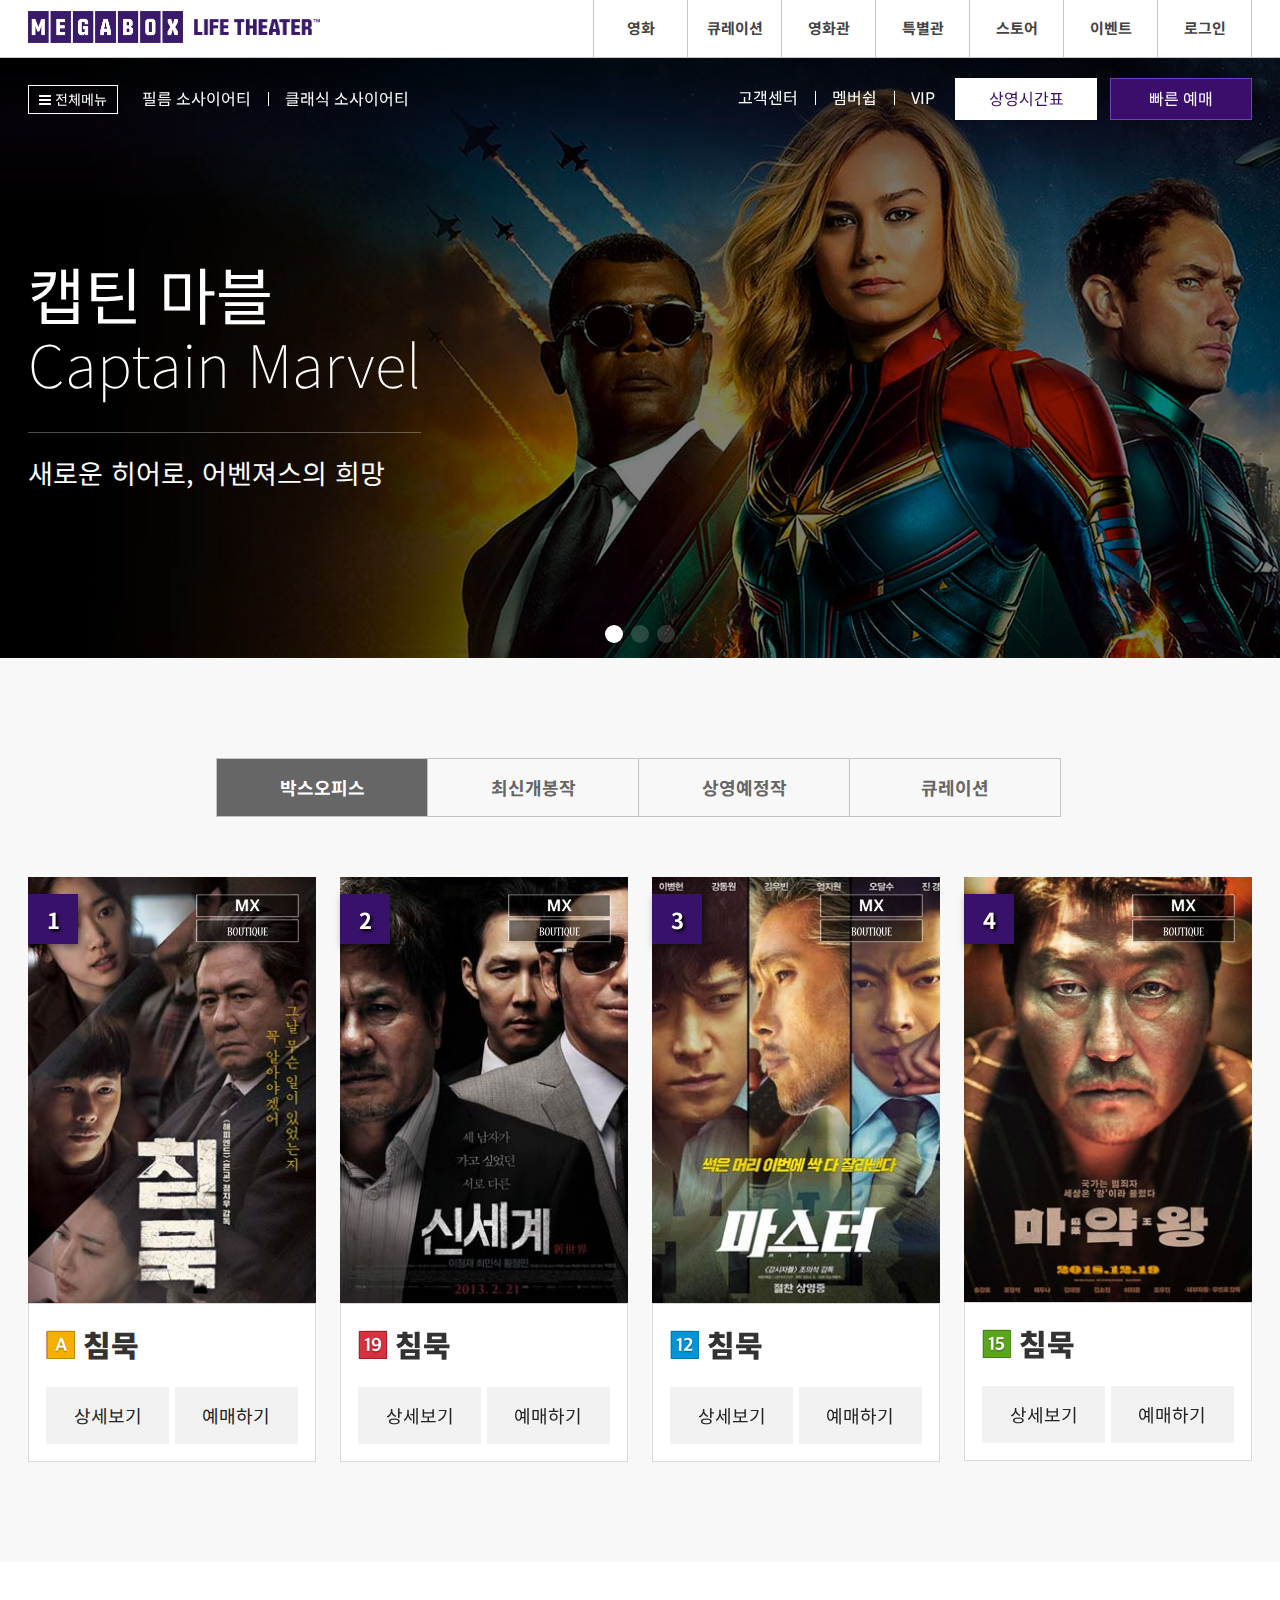
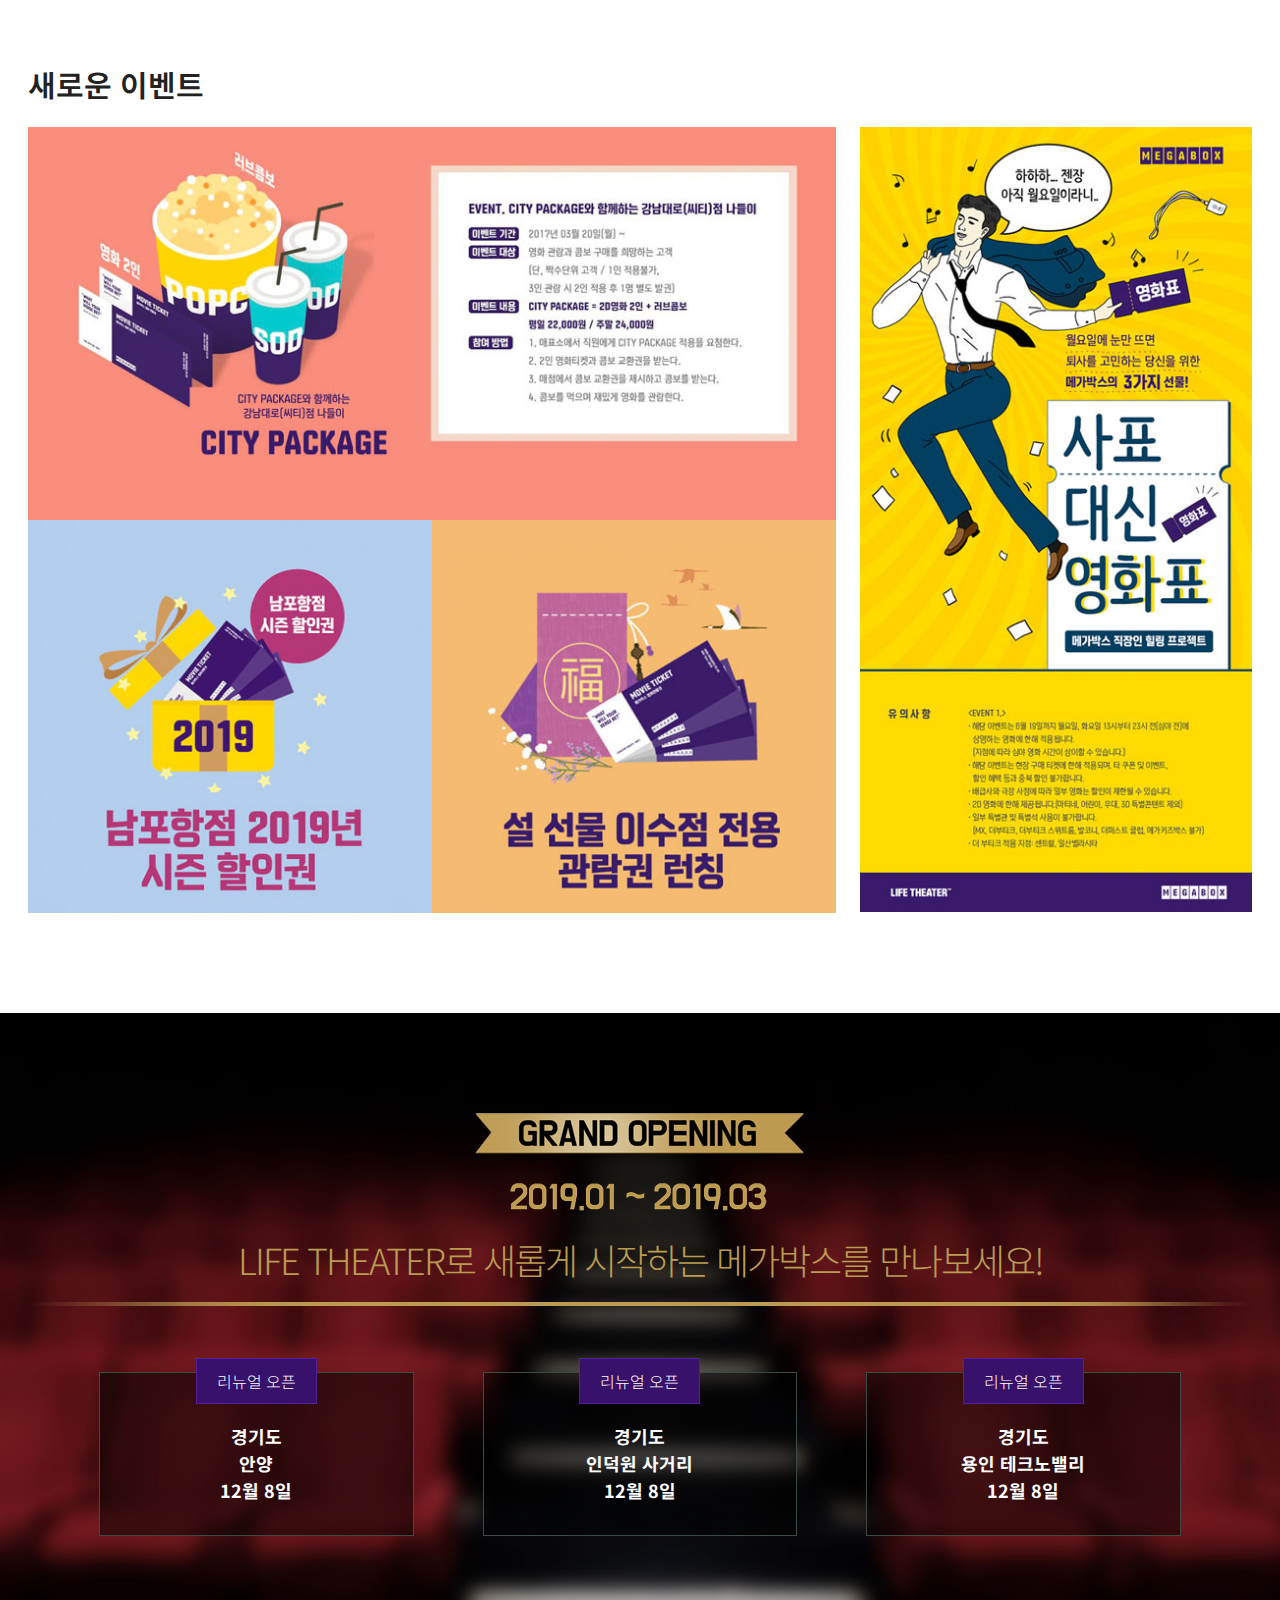
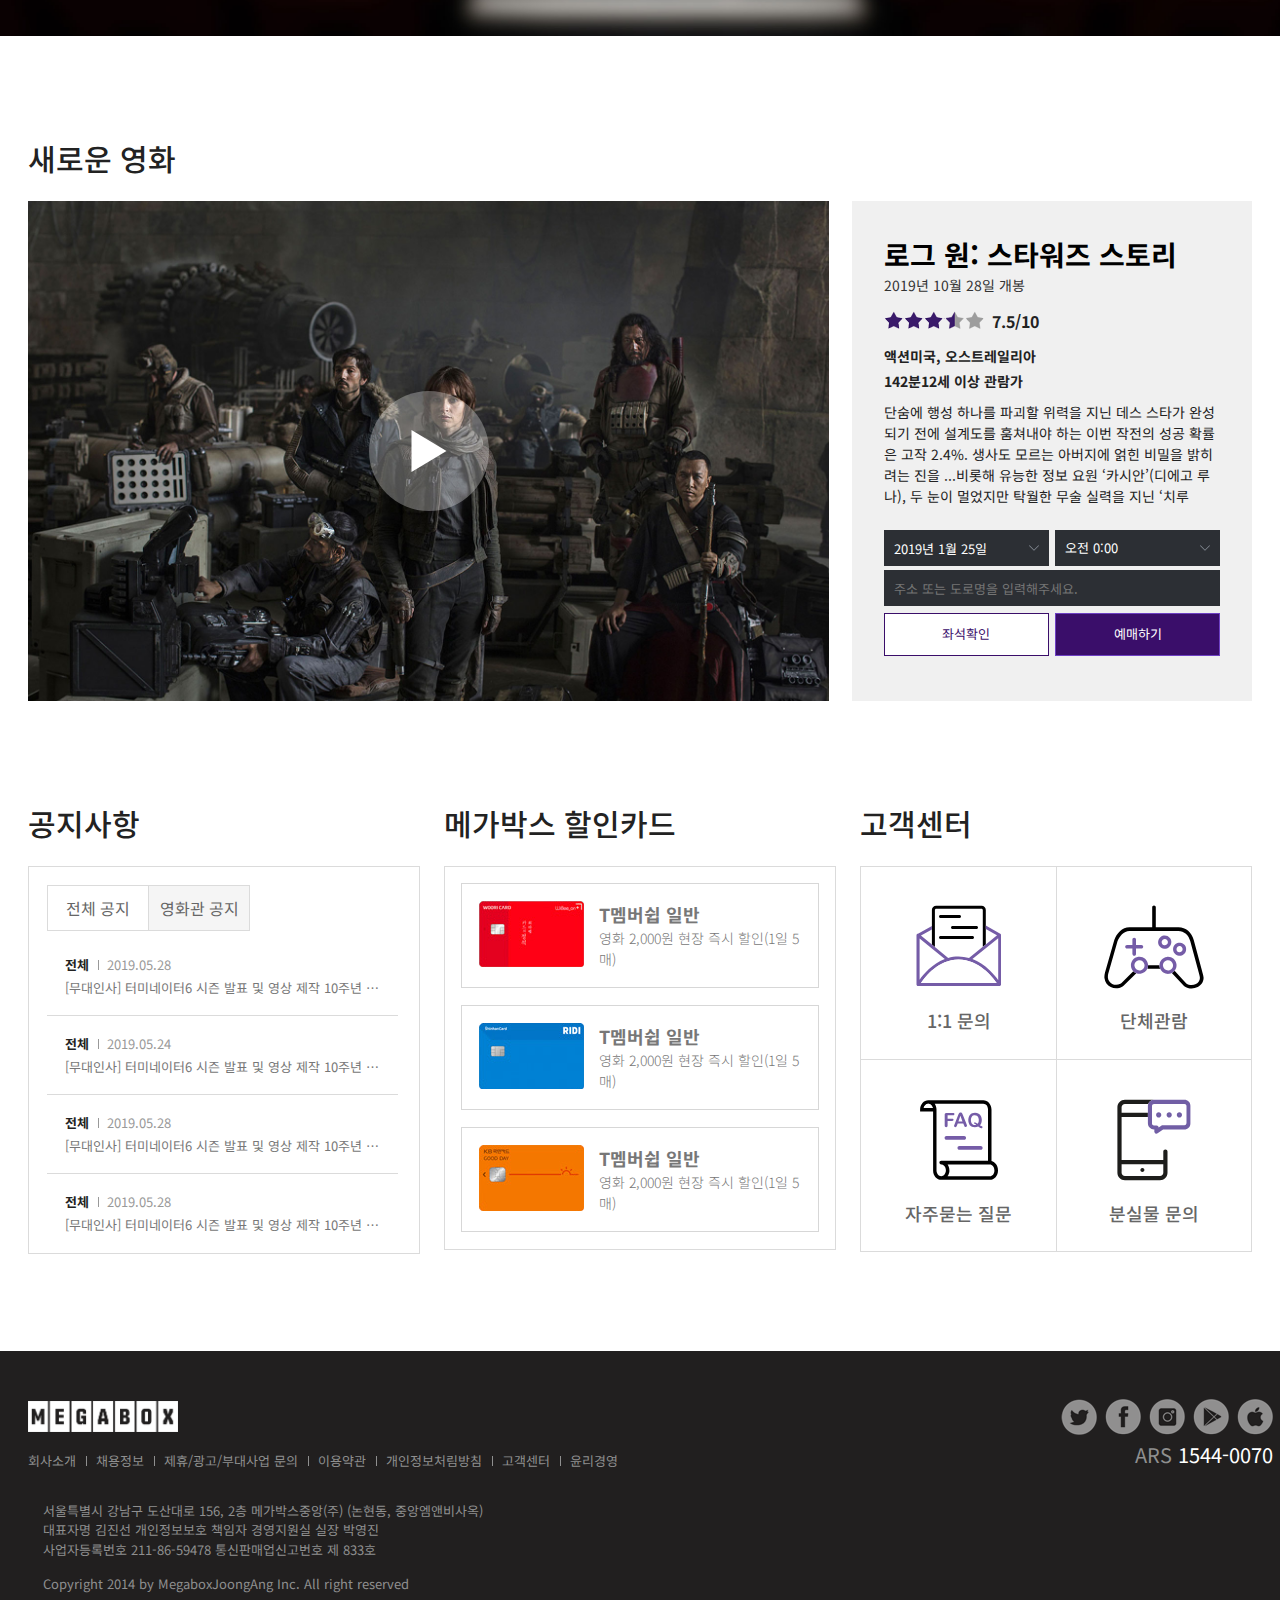
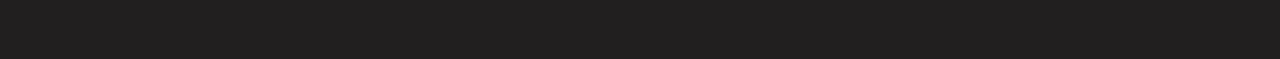
<file: index.html>
<!DOCTYPE html>
<html lang="ko">
  <head>
    <meta charset="UTF-8" />
    <meta
      name="viewport"
      content="user-scalable=no, initial-scale=1.0, maximum-scale=1.0, minimum-scale=1.0, width=device-width"
    />
    <meta http-equiv="X-UA-Compatible" content="ie=edge" />
    <meta name="author" content="webstoryboy" />
    <meta
      name="description"
      content="메가박스 사이트 따라하면서 배우는 튜토리얼입니다."
    />
    <meta
      name="keywords"
      content="메가박스, 유투브, 영화, 최신영화, 영화관, CGV, 롯데시네마, 웹스토리보이, 웹스, 사이트 만들기, 따라하기"
    />
    <title>메가박스</title>
    <!-- CSS -->
    <link rel="stylesheet" href="./assets/css/reset.css" />
    <link rel="stylesheet" href="./assets/css/style.css" />
    <link rel="stylesheet" href="./assets/css/swiper.css" />
    <link rel="stylesheet" href="./assets/css/font-awesome.css" />
    <!-- 파비콘 -->
    <!-- 파비콘 -->
    <link rel="shortcut icon" href="./assets/icons/favicon.ico" />
    <link
      rel="apple-touch-icon-precomposed"
      href="./assets/icons/favicon_72.png"
    />
    <link
      rel="apple-touch-icon-precomposed"
      sizes="96x96"
      href="./assets/icons/favicon_96.png"
    />
    <link
      rel="apple-touch-icon-precomposed"
      sizes="144x144"
      href="./assets/icons/favicon_144.png"
    />
    <link
      rel="apple-touch-icon-precomposed"
      sizes="192x192"
      href="./assets/icons/favicon_192.png"
    />
    <!-- 페이스북 메타 태그 -->
    <meta property="og:title" content="메가박스 사이트 만들기" />
    <meta
      property="og:url"
      content="https://github.com/webstoryboy/megabox2019"
    />
    <meta
      property="og:image"
      content="https://webstoryboy.github.io/megabox2019/mega.jpg"
    />
    <meta
      property="og:description"
      content="메가박스 사이트 따라하면서 배우는 튜토리얼입니다."
    />

    <!-- 트위터 메타 태그 -->
    <meta name="twitter:card" content="summary" />
    <meta name="twitter:title" content="메가박스 사이트 만들기" />
    <meta
      name="twitter:url"
      content="https://github.com/webstoryboy/megabox2019/"
    />
    <meta
      name="twitter:image"
      content="https://webstoryboy.github.io/megabox2019/mega.jpg"
    />
    <meta
      name="twitter:description"
      content="메가박스 사이트 따라하면서 배우는 튜토리얼입니다."
    />

    <!-- 웹 폰트 -->
    <link
      href="https://fonts.googleapis.com/css?family=Noto+Sans+KR:100,300,400,500,700,900&amp;subset=korean"
      rel="stylesheet"
    />
  </head>
  <body>

    <!-- skip menu -->
    <div id="skip">
      <a rel="bookmark" href="#movie">최신 영화 소식</a>
      <a rel="bookmark" href="#event">새로운 이벤트</a>
      <a rel="bookmark" href="#new">새로운 영화</a>
    </div>
    <!-- //skip menu -->

    <!-- header -->
    <header id="header">
      <div class="container">
        <div class="row">
          <div class="header clearfix">
            <h1>
              <a href="#">
                <em><img src="./assets/img/logo.png" alt="MEGABOX" /></em>
                <strong
                  ><img src="./assets/img/logo-sub.png" alt="LIFE THEATER"
                /></strong>
              </a>
            </h1>
            <nav id="mNav">
              <h2 class="ir_so">메가박스 전체메뉴</h2>
              <a href="#" class="ham"><span></span></a>
            </nav>
            <nav class="nav">
              <ul class="clearfix">
                <li><a href="#">영화</a></li>
                <li><a href="#">큐레이션</a></li>
                <li><a href="#">영화관</a></li>
                <li><a href="#">특별관</a></li>
                <li><a href="#">스토어</a></li>
                <li><a href="#">이벤트</a></li>
                <li><a href="#">로그인</a></li>
              </ul>
            </nav>
          </div>
        </div>
      </div>
    </header>
    <!-- //header -->
    <!-- banner -->
    <section id="banner">
      <h2 class="ir_so">최신 영화 소식</h2>
      <div class="banner_menu">
        <div class="container">
          <div class="row">
            <div class="bm_left">
              <ul>
                <li class="total">
                  <a href="#"
                    ><i class="fa fa-bars" aria-hidden="true"></i> 전체메뉴</a
                  >
                </li>
                <li class="line"><a href="#">필름 소사이어티</a></li>
                <li><a href="#">클래식 소사이어티</a></li>
              </ul>
            </div>
            <div class="bm_right">
              <ul>
                <li class="line"><a href="#">고객센터</a></li>
                <li class="line"><a href="#">멤버쉽</a></li>
                <li><a href="#">VIP</a></li>
              </ul>
              <ul>
                <li class="white"><a href="#">상영시간표</a></li>
                <li class="purple"><a href="#">빠른 예매</a></li>
              </ul>
            </div>
          </div>
        </div>
      </div>
      <div class="slider">
        <div class="swiper-container">
          <div class="swiper-wrapper">
            <div class="swiper-slide ss1">
              <div class="container">
                <div class="row">
                  <h2>캡틴 마블 <em>Captain Marvel</em></h2>
                  <p>새로운 히어로, 어벤져스의 희망</p>
                </div>
              </div>
            </div>
            <div class="swiper-slide ss2">
              <div class="container">
                <div class="row">
                  <h2>캡틴 마블 <em>Captain Marvel</em></h2>
                  <p>새로운 히어로, 어벤져스의 희망</p>
                </div>
              </div>
            </div>
            <div class="swiper-slide ss3">
              <div class="container">
                <div class="row">
                  <h2>캡틴 마블 <em>Captain Marvel</em></h2>
                  <p>새로운 히어로, 어벤져스의 희망</p>
                </div>
              </div>
            </div>
          </div>
          <div class="swiper-pagination"></div>
          <div class="swiper-button-prev"></div>
          <div class="swiper-button-next"></div>
        </div>
      </div>
    </section>
    <!-- //banner -->
    <!-- movie -->
    <section id="movie">
      <div class="container">
        <div class="row">
          <div class="movie">
            <h2 class="ir_so">영화 예매</h2>
            <div class="movie_title">
              <ul>
                <li class="active"><a href="#">박스오피스</a></li>
                <li><a href="#">최신개봉작</a></li>
                <li><a href="#">상영예정작</a></li>
                <li><a href="#">큐레이션</a></li>
              </ul>
            </div>
            <div class="movie_chart">
              <div class="swiper-container2">
                <div class="chart_cont1 swiper-wrapper">
                  <div class="swiper-slide">
                    <div class="poster">
                      <figure>
                        <img
                          src="./assets/img/poster01.jpg"
                          srcset="./assets/img/poster01@2.jpg 2x"
                          alt="침묵"
                        />
                      </figure>
                      <div class="rank"><strong>1</strong></div>
                      <div class="mx">
                        <span class="icon m ir_pm">MX</span>
                        <span class="icon b ir_pm">Boutique</span>
                      </div>
                    </div>
                    <div class="infor">
                      <h3>
                        <span class="icon all ir_pm">전체관람가</span>
                        <strong>침묵</strong>
                      </h3>
                      <div class="infor_btn">
                        <a href="#">상세보기</a>
                        <a href="#">예매하기</a>
                      </div>
                    </div>
                  </div>
                  <div class="swiper-slide">
                    <div class="poster">
                      <figure>
                        <img
                          src="./assets/img/poster02.jpg"
                          srcset="./assets/img/poster02@2.jpg 2x"
                          alt="침묵"
                        />
                      </figure>
                      <div class="rank"><strong>2</strong></div>
                      <div class="mx">
                        <span class="icon m ir_pm">MX</span>
                        <span class="icon b ir_pm">Boutique</span>
                      </div>
                    </div>
                    <div class="infor">
                      <h3>
                        <span class="icon a12 ir_pm">12세</span>
                        <strong>침묵</strong>
                      </h3>
                      <div class="infor_btn">
                        <a href="#">상세보기</a>
                        <a href="#">예매하기</a>
                      </div>
                    </div>
                  </div>
                  <div class="swiper-slide">
                    <div class="poster">
                      <figure>
                        <img
                          src="./assets/img/poster03.jpg"
                          srcset="./assets/img/poster03@2.jpg 2x"
                          alt="침묵"
                        />
                      </figure>
                      <div class="rank"><strong>3</strong></div>
                      <div class="mx">
                        <span class="icon m ir_pm">MX</span>
                        <span class="icon b ir_pm">Boutique</span>
                      </div>
                    </div>
                    <div class="infor">
                      <h3>
                        <span class="icon a15 ir_pm">15세</span>
                        <strong>침묵</strong>
                      </h3>
                      <div class="infor_btn">
                        <a href="#">상세보기</a>
                        <a href="#">예매하기</a>
                      </div>
                    </div>
                  </div>
                  <div class="swiper-slide">
                    <div class="poster">
                      <figure>
                        <img
                          src="./assets/img/poster04.jpg"
                          srcset="./assets/img/poster04@2.jpg 2x"
                          alt="침묵"
                        />
                      </figure>
                      <div class="rank"><strong>4</strong></div>
                      <div class="mx">
                        <span class="icon m ir_pm">MX</span>
                        <span class="icon b ir_pm">Boutique</span>
                      </div>
                    </div>
                    <div class="infor">
                      <h3>
                        <span class="icon a19 ir_pm">19세</span>
                        <strong>침묵</strong>
                      </h3>
                      <div class="infor_btn">
                        <a href="#">상세보기</a>
                        <a href="#">예매하기</a>
                      </div>
                    </div>
                  </div>
                  <div class="swiper-slide">
                    <div class="poster">
                      <figure>
                        <img
                          src="./assets/img/poster05.jpg"
                          srcset="./assets/img/poster05@2.jpg 2x"
                          alt="침묵"
                        />
                      </figure>
                      <div class="rank"><strong>5</strong></div>
                      <div class="mx">
                        <span class="icon m ir_pm">MX</span>
                        <span class="icon b ir_pm">Boutique</span>
                      </div>
                    </div>
                    <div class="infor">
                      <h3>
                        <span class="icon a19 ir_pm">19세</span>
                        <strong>침묵</strong>
                      </h3>
                      <div class="infor_btn">
                        <a href="#">상세보기</a>
                        <a href="#">예매하기</a>
                      </div>
                    </div>
                  </div>
                  <div class="swiper-slide">
                    <div class="poster">
                      <figure>
                        <img
                          src="./assets/img/poster06.jpg"
                          srcset="./assets/img/poster06@2.jpg 2x"
                          alt="침묵"
                        />
                      </figure>
                      <div class="rank"><strong>6</strong></div>
                      <div class="mx">
                        <span class="icon m ir_pm">MX</span>
                        <span class="icon b ir_pm">Boutique</span>
                      </div>
                    </div>
                    <div class="infor">
                      <h3>
                        <span class="icon a19 ir_pm">19세</span>
                        <strong>침묵</strong>
                      </h3>
                      <div class="infor_btn">
                        <a href="#">상세보기</a>
                        <a href="#">예매하기</a>
                      </div>
                    </div>
                  </div>
                  <div class="swiper-slide">
                    <div class="poster">
                      <figure>
                        <img
                          src="./assets/img/poster07.jpg"
                          srcset="./assets/img/poster07@2.jpg 2x"
                          alt="침묵"
                        />
                      </figure>
                      <div class="rank"><strong>7</strong></div>
                      <div class="mx">
                        <span class="icon m ir_pm">MX</span>
                        <span class="icon b ir_pm">Boutique</span>
                      </div>
                    </div>
                    <div class="infor">
                      <h3>
                        <span class="icon a19 ir_pm">19세</span>
                        <strong>침묵</strong>
                      </h3>
                      <div class="infor_btn">
                        <a href="#">상세보기</a>
                        <a href="#">예매하기</a>
                      </div>
                    </div>
                  </div>
                  <div class="swiper-slide">
                    <div class="poster">
                      <figure>
                        <img
                          src="./assets/img/poster08.jpg"
                          srcset="./assets/img/poster08@2.jpg 2x"
                          alt="침묵"
                        />
                      </figure>
                      <div class="rank"><strong>8</strong></div>
                      <div class="mx">
                        <span class="icon m ir_pm">MX</span>
                        <span class="icon b ir_pm">Boutique</span>
                      </div>
                    </div>
                    <div class="infor">
                      <h3>
                        <span class="icon a19 ir_pm">19세</span>
                        <strong>침묵</strong>
                      </h3>
                      <div class="infor_btn">
                        <a href="#">상세보기</a>
                        <a href="#">예매하기</a>
                      </div>
                    </div>
                  </div>
                </div>
              </div>
              <!-- //chart_cont1-->
              <div class="swiper-container2">
                <div class="chart_cont2 swiper-wrapper">
                  <div class="swiper-slide">
                    <div class="poster">
                      <figure>
                        <img
                          src="./assets/img/poster05.jpg"
                          srcset="./assets/img/poster05@2.jpg 2x"
                          alt="침묵"
                        />
                      </figure>
                      <div class="rank"><strong>1</strong></div>
                      <div class="mx">
                        <span class="icon m ir_pm">MX</span>
                        <span class="icon b ir_pm">Boutique</span>
                      </div>
                    </div>
                    <div class="infor">
                      <h3>
                        <span class="icon all ir_pm">전체관람가</span>
                        <strong>침묵</strong>
                      </h3>
                      <div class="infor_btn">
                        <a href="#">상세보기</a>
                        <a href="#">예매하기</a>
                      </div>
                    </div>
                  </div>
                  <div class="swiper-slide">
                    <div class="poster">
                      <figure>
                        <img
                          src="./assets/img/poster06.jpg"
                          srcset="./assets/img/poster06@2.jpg 2x"
                          alt="침묵"
                        />
                      </figure>
                      <div class="rank"><strong>2</strong></div>
                      <div class="mx">
                        <span class="icon m ir_pm">MX</span>
                        <span class="icon b ir_pm">Boutique</span>
                      </div>
                    </div>
                    <div class="infor">
                      <h3>
                        <span class="icon a12 ir_pm">12세</span>
                        <strong>침묵</strong>
                      </h3>
                      <div class="infor_btn">
                        <a href="#">상세보기</a>
                        <a href="#">예매하기</a>
                      </div>
                    </div>
                  </div>
                  <div class="swiper-slide">
                    <div class="poster">
                      <figure>
                        <img
                          src="./assets/img/poster07.jpg"
                          srcset="./assets/img/poster07@2.jpg 2x"
                          alt="침묵"
                        />
                      </figure>
                      <div class="rank"><strong>3</strong></div>
                      <div class="mx">
                        <span class="icon m ir_pm">MX</span>
                        <span class="icon b ir_pm">Boutique</span>
                      </div>
                    </div>
                    <div class="infor">
                      <h3>
                        <span class="icon a15 ir_pm">15세</span>
                        <strong>침묵</strong>
                      </h3>
                      <div class="infor_btn">
                        <a href="#">상세보기</a>
                        <a href="#">예매하기</a>
                      </div>
                    </div>
                  </div>
                  <div class="swiper-slide">
                    <div class="poster">
                      <figure>
                        <img
                          src="./assets/img/poster08.jpg"
                          srcset="./assets/img/poster08@2.jpg 2x"
                          alt="침묵"
                        />
                      </figure>
                      <div class="rank"><strong>4</strong></div>
                      <div class="mx">
                        <span class="icon m ir_pm">MX</span>
                        <span class="icon b ir_pm">Boutique</span>
                      </div>
                    </div>
                    <div class="infor">
                      <h3>
                        <span class="icon a19 ir_pm">19세</span>
                        <strong>침묵</strong>
                      </h3>
                      <div class="infor_btn">
                        <a href="#">상세보기</a>
                        <a href="#">예매하기</a>
                      </div>
                    </div>
                  </div>
                  <div class="swiper-slide">
                    <div class="poster">
                      <figure>
                        <img
                          src="./assets/img/poster08.jpg"
                          srcset="./assets/img/poster08@2.jpg 2x"
                          alt="침묵"
                        />
                      </figure>
                      <div class="rank"><strong>4</strong></div>
                      <div class="mx">
                        <span class="icon m ir_pm">MX</span>
                        <span class="icon b ir_pm">Boutique</span>
                      </div>
                    </div>
                    <div class="infor">
                      <h3>
                        <span class="icon a19 ir_pm">19세</span>
                        <strong>침묵</strong>
                      </h3>
                      <div class="infor_btn">
                        <a href="#">상세보기</a>
                        <a href="#">예매하기</a>
                      </div>
                    </div>
                  </div>
                  <div class="swiper-slide">
                    <div class="poster">
                      <figure>
                        <img
                          src="./assets/img/poster08.jpg"
                          srcset="./assets/img/poster08@2.jpg 2x"
                          alt="침묵"
                        />
                      </figure>
                      <div class="rank"><strong>4</strong></div>
                      <div class="mx">
                        <span class="icon m ir_pm">MX</span>
                        <span class="icon b ir_pm">Boutique</span>
                      </div>
                    </div>
                    <div class="infor">
                      <h3>
                        <span class="icon a19 ir_pm">19세</span>
                        <strong>침묵</strong>
                      </h3>
                      <div class="infor_btn">
                        <a href="#">상세보기</a>
                        <a href="#">예매하기</a>
                      </div>
                    </div>
                  </div>
                </div>
              </div>
              <!-- //chart_cont2-->
              <div class="swiper-container2">
                <div class="chart_cont3 swiper-wrapper">
                  <div class="swiper-slide">
                    <div class="poster">
                      <figure>
                        <img
                          src="./assets/img/poster06.jpg"
                          srcset="./assets/img/poster06@2.jpg 2x"
                          alt="침묵"
                        />
                      </figure>
                      <div class="rank"><strong>1</strong></div>
                      <div class="mx">
                        <span class="icon m ir_pm">MX</span>
                        <span class="icon b ir_pm">Boutique</span>
                      </div>
                    </div>
                    <div class="infor">
                      <h3>
                        <span class="icon all ir_pm">전체관람가</span>
                        <strong>침묵</strong>
                      </h3>
                      <div class="infor_btn">
                        <a href="#">상세보기</a>
                        <a href="#">예매하기</a>
                      </div>
                    </div>
                  </div>
                  <div class="swiper-slide">
                    <div class="poster">
                      <figure>
                        <img
                          src="./assets/img/poster07.jpg"
                          srcset="./assets/img/poster07@2.jpg 2x"
                          alt="침묵"
                        />
                      </figure>
                      <div class="rank"><strong>2</strong></div>
                      <div class="mx">
                        <span class="icon m ir_pm">MX</span>
                        <span class="icon b ir_pm">Boutique</span>
                      </div>
                    </div>
                    <div class="infor">
                      <h3>
                        <span class="icon a12 ir_pm">12세</span>
                        <strong>침묵</strong>
                      </h3>
                      <div class="infor_btn">
                        <a href="#">상세보기</a>
                        <a href="#">예매하기</a>
                      </div>
                    </div>
                  </div>
                  <div class="swiper-slide">
                    <div class="poster">
                      <figure>
                        <img
                          src="./assets/img/poster03.jpg"
                          srcset="./assets/img/poster03@2.jpg 2x"
                          alt="침묵"
                        />
                      </figure>
                      <div class="rank"><strong>3</strong></div>
                      <div class="mx">
                        <span class="icon m ir_pm">MX</span>
                        <span class="icon b ir_pm">Boutique</span>
                      </div>
                    </div>
                    <div class="infor">
                      <h3>
                        <span class="icon a15 ir_pm">15세</span>
                        <strong>침묵</strong>
                      </h3>
                      <div class="infor_btn">
                        <a href="#">상세보기</a>
                        <a href="#">예매하기</a>
                      </div>
                    </div>
                  </div>
                  <div class="swiper-slide">
                    <div class="poster">
                      <figure>
                        <img
                          src="./assets/img/poster04.jpg"
                          srcset="./assets/img/poster04@2.jpg 2x"
                          alt="침묵"
                        />
                      </figure>
                      <div class="rank"><strong>4</strong></div>
                      <div class="mx">
                        <span class="icon m ir_pm">MX</span>
                        <span class="icon b ir_pm">Boutique</span>
                      </div>
                    </div>
                    <div class="infor">
                      <h3>
                        <span class="icon a19 ir_pm">19세</span>
                        <strong>침묵</strong>
                      </h3>
                      <div class="infor_btn">
                        <a href="#">상세보기</a>
                        <a href="#">예매하기</a>
                      </div>
                    </div>
                  </div>
                  <div class="swiper-slide">
                    <div class="poster">
                      <figure>
                        <img
                          src="./assets/img/poster04.jpg"
                          srcset="./assets/img/poster04@2.jpg 2x"
                          alt="침묵"
                        />
                      </figure>
                      <div class="rank"><strong>4</strong></div>
                      <div class="mx">
                        <span class="icon m ir_pm">MX</span>
                        <span class="icon b ir_pm">Boutique</span>
                      </div>
                    </div>
                    <div class="infor">
                      <h3>
                        <span class="icon a19 ir_pm">19세</span>
                        <strong>침묵</strong>
                      </h3>
                      <div class="infor_btn">
                        <a href="#">상세보기</a>
                        <a href="#">예매하기</a>
                      </div>
                    </div>
                  </div>
                  <div class="swiper-slide">
                    <div class="poster">
                      <figure>
                        <img
                          src="./assets/img/poster04.jpg"
                          srcset="./assets/img/poster04@2.jpg 2x"
                          alt="침묵"
                        />
                      </figure>
                      <div class="rank"><strong>4</strong></div>
                      <div class="mx">
                        <span class="icon m ir_pm">MX</span>
                        <span class="icon b ir_pm">Boutique</span>
                      </div>
                    </div>
                    <div class="infor">
                      <h3>
                        <span class="icon a19 ir_pm">19세</span>
                        <strong>침묵</strong>
                      </h3>
                      <div class="infor_btn">
                        <a href="#">상세보기</a>
                        <a href="#">예매하기</a>
                      </div>
                    </div>
                  </div>
                </div>
              </div>
              <!-- //chart_cont3-->
              <div class="swiper-container2">
                <div class="chart_cont4 swiper-wrapper">
                  <div class="swiper-slide">
                    <div class="poster">
                      <figure>
                        <img
                          src="./assets/img/poster05.jpg"
                          srcset="./assets/img/poster05@2.jpg 2x"
                          alt="침묵"
                        />
                      </figure>
                      <div class="rank"><strong>1</strong></div>
                      <div class="mx">
                        <span class="icon m ir_pm">MX</span>
                        <span class="icon b ir_pm">Boutique</span>
                      </div>
                    </div>
                    <div class="infor">
                      <h3>
                        <span class="icon all ir_pm">전체관람가</span>
                        <strong>침묵</strong>
                      </h3>
                      <div class="infor_btn">
                        <a href="#">상세보기</a>
                        <a href="#">예매하기</a>
                      </div>
                    </div>
                  </div>
                  <div class="swiper-slide">
                    <div class="poster">
                      <figure>
                        <img
                          src="./assets/img/poster10.jpg"
                          srcset="./assets/img/poster10@2.jpg 2x"
                          alt="침묵"
                        />
                      </figure>
                      <div class="rank"><strong>2</strong></div>
                      <div class="mx">
                        <span class="icon m ir_pm">MX</span>
                        <span class="icon b ir_pm">Boutique</span>
                      </div>
                    </div>
                    <div class="infor">
                      <h3>
                        <span class="icon a12 ir_pm">12세</span>
                        <strong>침묵</strong>
                      </h3>
                      <div class="infor_btn">
                        <a href="#">상세보기</a>
                        <a href="#">예매하기</a>
                      </div>
                    </div>
                  </div>
                  <div class="swiper-slide">
                    <div class="poster">
                      <figure>
                        <img
                          src="./assets/img/poster09.jpg"
                          srcset="./assets/img/poster09@2.jpg 2x"
                          alt="침묵"
                        />
                      </figure>
                      <div class="rank"><strong>3</strong></div>
                      <div class="mx">
                        <span class="icon m ir_pm">MX</span>
                        <span class="icon b ir_pm">Boutique</span>
                      </div>
                    </div>
                    <div class="infor">
                      <h3>
                        <span class="icon a15 ir_pm">15세</span>
                        <strong>침묵</strong>
                      </h3>
                      <div class="infor_btn">
                        <a href="#">상세보기</a>
                        <a href="#">예매하기</a>
                      </div>
                    </div>
                  </div>
                  <div class="swiper-slide">
                    <div class="poster">
                      <figure>
                        <img
                          src="./assets/img/poster08.jpg"
                          srcset="./assets/img/poster08@2.jpg 2x"
                          alt="침묵"
                        />
                      </figure>
                      <div class="rank"><strong>4</strong></div>
                      <div class="mx">
                        <span class="icon m ir_pm">MX</span>
                        <span class="icon b ir_pm">Boutique</span>
                      </div>
                    </div>
                    <div class="infor">
                      <h3>
                        <span class="icon a19 ir_pm">19세</span>
                        <strong>침묵</strong>
                      </h3>
                      <div class="infor_btn">
                        <a href="#">상세보기</a>
                        <a href="#">예매하기</a>
                      </div>
                    </div>
                  </div>
                  <div class="swiper-slide">
                    <div class="poster">
                      <figure>
                        <img
                          src="./assets/img/poster08.jpg"
                          srcset="./assets/img/poster08@2.jpg 2x"
                          alt="침묵"
                        />
                      </figure>
                      <div class="rank"><strong>4</strong></div>
                      <div class="mx">
                        <span class="icon m ir_pm">MX</span>
                        <span class="icon b ir_pm">Boutique</span>
                      </div>
                    </div>
                    <div class="infor">
                      <h3>
                        <span class="icon a19 ir_pm">19세</span>
                        <strong>침묵</strong>
                      </h3>
                      <div class="infor_btn">
                        <a href="#">상세보기</a>
                        <a href="#">예매하기</a>
                      </div>
                    </div>
                  </div>
                  <div class="swiper-slide">
                    <div class="poster">
                      <figure>
                        <img
                          src="./assets/img/poster08.jpg"
                          srcset="./assets/img/poster08@2.jpg 2x"
                          alt="침묵"
                        />
                      </figure>
                      <div class="rank"><strong>4</strong></div>
                      <div class="mx">
                        <span class="icon m ir_pm">MX</span>
                        <span class="icon b ir_pm">Boutique</span>
                      </div>
                    </div>
                    <div class="infor">
                      <h3>
                        <span class="icon a19 ir_pm">19세</span>
                        <strong>침묵</strong>
                      </h3>
                      <div class="infor_btn">
                        <a href="#">상세보기</a>
                        <a href="#">예매하기</a>
                      </div>
                    </div>
                  </div>
                </div>
              </div>
              <!-- //chart_cont4-->
            </div>
          </div>
        </div>
      </div>
    </section>
    <!-- //movie -->
    <!-- event -->
    <section id="event">
      <div class="container">
        <div class="row">
          <div class="event">
            <h2>새로운 이벤트</h2>
            <div class="event_left">
              <div class="event_slider">
                <img src=".//assets/img/event01.jpg" alt="시티패키지" />
              </div>
              <div class="event_box1">
                <img
                  src=".//assets/img/event02.jpg"
                  alt="남포항 2019 시즌 할인권"
                />
              </div>
              <div class="event_box2">
                <img
                  src=".//assets/img/event03.jpg"
                  alt="설 선물 이수점 전용 관람권 런칭"
                />
              </div>
            </div>
            <div class="event_right">
              <img src=".//assets/img/event04.jpg" alt="사표 대신 영화표" />
            </div>
          </div>
        </div>
      </div>
    </section>
    <!-- //event -->
    <!-- opening -->
    <section id="opening">
      <div class="container">
        <div class="row">
          <div class="opening">
            <h2><span class="grand icon ir_pm">Grand Opening</span></h2>
            <strong class="date icon ir_pm">2019.01 ~ 2019.03</strong>
            <p class="desc">
              LIFE THEATER로 새롭게 시작하는 메가박스를 만나보세요!
            </p>
            <div class="open_box">
              <div>
                <h3>리뉴얼 오픈</h3>
                <p><em>경기도</em><strong>안양</strong>12월 8일</p>
              </div>
              <div>
                <h3>리뉴얼 오픈</h3>
                <p><em>경기도</em><strong>인덕원 사거리</strong>12월 8일</p>
              </div>
              <div>
                <h3>리뉴얼 오픈</h3>
                <p><em>경기도</em><strong>용인 테크노밸리</strong>12월 8일</p>
              </div>
            </div>
          </div>
        </div>
      </div>
    </section>
    <!-- //opening -->
    <!-- new -->
    <section id="new">
      <div class="container">
        <div class="row">
          <div class="new">
            <h2>새로운 영화</h2>
            <div class="new_left">
              <div class="play" id="showTrailer" data-youtube="F1239ZePXfM">
                <svg
                  xmlns="http://www.w3.org/2000/svg"
                  width="84"
                  height="84"
                  viewBox="0 0 24 24"
                  style="fill: rgb(255, 255, 255); transform: ; msfilter: "
                >
                  <path d="M7 6v12l10-6z"></path>
                </svg>
              </div>
            </div>
            <div class="new_right">
              <h3 class="title">로그 원: 스타워즈 스토리</h3>
              <span class="release">2019년 10월 28일 개봉</span>
              <div class="star">
                <span class="icon star1"></span>
                <span class="icon star1"></span>
                <span class="icon star1"></span>
                <span class="icon star2"></span>
                <span class="icon star0"></span>
                <strong>7.5/10</strong>
              </div>

              <ul class="summary">
                <li class="genre">
                  <span class="bar">액션</span><span>미국, 오스트레일리아</span>
                </li>
                <li class="age">
                  <span class="bar">142분</span><span>12세 이상 관람가</span>
                </li>
                <li class="desc">
                  단숨에 행성 하나를 파괴할 위력을 지닌 데스 스타가 완성되기
                  전에 설계도를 훔쳐내야 하는 이번 작전의 성공 확률은 고작 2.4%.
                  생사도 모르는 아버지에 얽힌 비밀을 밝히려는 진을 ...비롯해
                  유능한 정보 요원 ‘카시안’(디에고 루나), 두 눈이 멀었지만
                  탁월한 무술 실력을 지닌 ‘치루트’(견자단), 전투 베테랑
                  ‘베이즈’, 파일럿 ‘보디’, 시니컬한 드로이드 ‘K-2SO’까지 합류,
                  거대한 전쟁을 끝낼 ‘로그 원’이 이끄는 가장 비밀스런 작전이
                  시작되는데…
                </li>
              </ul>
              <div class="select">
                <div class="s1">
                  <label for="udate" class="ir_so">날짜</label>
                  <input
                    type="text"
                    id="udate"
                    value="2019년 1월 25일"
                    class="ui_select2"
                  />
                </div>
                <div class="s2">
                  <label for="utime" class="ir_so">시간</label>
                  <select id="utime" name="utime" class="ui_select2">
                      <option value="오전 0:00">오전 0:00</option>
                      <option value="오전 1:00">오전 1:00</option>
                      <option value="오전 2:00">오전 2:00</option>
                      <option value="오전 3:00">오전 3:00</option>
                      <option value="오전 4:00">오전 4:00</option>
                      <option value="오전 5:00">오전 5:00</option>
                      <option value="오전 6:00">오전 6:00</option>
                      <option value="오전 7:00">오전 7:00</option>
                      <option value="오전 8:00">오전 8:00</option>
                      <option value="오전 9:00">오전 9:00</option>
                      <option value="오전 10:00">오전 10:00</option>
                      <option value="오전 11:00">오전 11:00</option>
                      <option value="오전 12:00">오전 12:00</option>
                      <option value="오후 1:00">오후 1:00</option>
                      <option value="오후 2:00">오후 2:00</option>
                      <option value="오후 3:00">오후 3:00</option>
                      <option value="오후 4:00">오후 4:00</option>
                      <option value="오후 5:00">오후 5:00</option>
                      <option value="오후 6:00">오후 6:00</option>
                      <option value="오후 7:00">오후 7:00</option>
                      <option value="오후 8:00">오후 8:00</option>
                      <option value="오후 9:00">오후 9:00</option>
                      <option value="오후 10:00">오후 10:00</option>
                      <option value="오후 11:00">오후 11:00</option>
                      <option value="오후 12:00">오후 12:00</option>
                  </select>
              </div>
              <div class="s3">
                <label for="utext" class="ir_so">주소 또는 도로명을 입력해주세요.</label>
                  <input
                    type="text"
                    id="utext"
                    name="utext"
                    class="ui_input3"
                    placeholder="주소 또는 도로명을 입력해주세요."
                    
                  />
              </div>
            </div>
            <div class="btn">
              <a href="#" class="white">좌석확인</a>
              <a href="#" class="purple">예매하기</a>
            </div>
          </div>
        </div>
      </div>
    </section>
    <!-- //new -->
    <!-- help -->
    <section id="help">
      <div class="container">
        <div class="row">
          <div class="help clearfix">
            <article class="help_box1">
              <h3>공지사항</h3>
              <div class="notice">
                <ul>
                  <li class="active"><a href="#">전체 공지</a>
                  <ul>
                    <li>
                      <dl>
                        <dt>
                          <strong class="bar">전체</strong>
                          <em>2019.05.28</em>
                        </dt>
                        <dd><a href="#"></a>[무대인사] 터미네이터6 시즌 발표 및 영상 제작 10주년 기념 라이브 쇼</a></dd>
                      </dl>
                    </li>
                    <li>
                      <dl>
                        <dt>
                          <strong class="bar">전체</strong>
                          <em>2019.05.24</em>
                        </dt>
                        <dd><a href="#"></a>[무대인사] 터미네이터6 시즌 발표 및 영상 제작 10주년 기념 라이브 쇼</a></dd>
                      </dl>
                    </li>
                    <li>
                      <dl>
                        <dt>
                          <strong class="bar">전체</strong>
                          <em>2019.05.28</em>
                        </dt>
                        <dd><a href="#"></a>[무대인사] 터미네이터6 시즌 발표 및 영상 제작 10주년 기념 라이브 쇼</a></dd>
                      </dl>
                    </li>
                    <li>
                      <dl>
                        <dt>
                          <strong class="bar">전체</strong>
                          <em>2019.05.28</em>
                        </dt>
                        <dd><a href="#"></a>[무대인사] 터미네이터6 시즌 발표 및 영상 제작 10주년 기념 라이브 쇼</a></dd>
                      </dl>
                    </li>
                  </ul>
                </li>
                  <li><a href="#">영화관 공지</a>
                    <ul>
                      <li>
                        <dl>
                          <dt>
                            <strong class="bar">안양</strong>
                            <em>2019.05.28</em>
                          </dt>
                          <dd><a href="#">[영화인사] 터미네이터6 시즌 발표 및 영상 제작 10주년 기념 라이브 쇼</a></dd>
                        </dl>
                      </li>
                      <li>
                        <dl>
                          <dt>
                            <strong class="bar">인덕원</strong>
                            <em>2019.05.24</em>
                          </dt>
                          <dd><a href="#">[영화인사] 터미네이터6 시즌 발표 및 영상 제작 10주년 기념 라이브 쇼</a></dd>
                        </dl>
                      </li>
                      <li>
                        <dl>
                          <dt>
                            <strong class="bar">서울</strong>
                            <em>2019.05.28</em>
                          </dt>
                          <dd><a href="#">[영화인사] 터미네이터6 시즌 발표 및 영상 제작 10주년 기념 라이브 쇼</a></dd>
                        </dl>
                      </li>
                    </ul>
                  </li>
                </ul>
              </div>
            </article>
            <article class="help_box2">
              <h3>메가박스 할인카드</h3>
              <div class="card">
              <ul>
                <li><a href="#">
                  <span><img src="./assets/img/card01.jpg" alt=""></span>
                  <strong>T멤버쉽 일반</strong>
                  <em>영화 2,000원 현장 즉시 할인(1일 5매)</em>
                </a></li>
                <li><a href="#">
                  <span><img src="./assets/img/card02.jpg" alt=""></span>
                  <strong>T멤버쉽 일반</strong>
                  <em>영화 2,000원 현장 즉시 할인(1일 5매)</em>
                </a></li>                
                <li><a href="#">
                  <span><img src="./assets/img/card03.jpg" alt=""></span>
                  <strong>T멤버쉽 일반</strong>
                  <em>영화 2,000원 현장 즉시 할인(1일 5매)</em>
                </a></li>
              </ul>
            </div>
            </article>
            <article class="help_box3">
              <h3>고객센터</h3>
              <div class="service">
                <ul>
                  <li>
                      <a href="#">
                          <span class="img_svg">
                              <svg version="1.1" id="Layer_1" xmlns="http://www.w3.org/2000/svg" xmlns:xlink="http://www.w3.org/1999/xlink" x="0px" y="0px"
                                      viewBox="0 0 120 120" style="enable-background:new 0 0 120 120;" xml:space="preserve">
                                  <g>
                                      <polygon style="fill:none;" points="86.9,57.4 98.1,48.3 97.9,48.2 86.9,48.2"/>
                                      <polygon style="fill:none;" points="22.5,48.2 21.9,48.6 32.9,57.6 32.9,48.2"/>
                                      <polygon style="fill:#FFFFFF;" points="97.9,48.2 86.9,42 86.9,48.2"/>
                                      <polygon style="fill:#FFFFFF;" points="32.9,42.4 22.5,48.2 32.9,48.2"/>
                                      <path style="fill:#FFFFFF;" d="M83.9,23c0-0.7-0.6-1.3-1.3-1.3H37.2c-0.7,0-1.3,0.6-1.3,1.3v37L49.2,71c3.2-0.9,6.7-1.4,10.3-1.4
                                          c3.5,0,7,0.5,10.5,1.5l13.9-11.2V23z M52,40.5c0-0.8,0.7-1.5,1.5-1.5h24c0.8,0,1.5,0.7,1.5,1.5S78.3,42,77.5,42h-24
                                          C52.7,42,52,41.3,52,40.5z M41.5,31c-0.8,0-1.5-0.7-1.5-1.5s0.7-1.5,1.5-1.5h19c0.8,0,1.5,0.7,1.5,1.5S61.3,31,60.5,31H41.5z
                                              M73.5,52h-32c-0.8,0-1.5-0.7-1.5-1.5s0.7-1.5,1.5-1.5h32c0.8,0,1.5,0.7,1.5,1.5S74.3,52,73.5,52z"/>
                                      <path d="M32.9,42.4v5.8v9.4l3,2.5V23c0-0.7,0.6-1.3,1.3-1.3h45.3c0.7,0,1.3,0.6,1.3,1.3v36.8l3-2.4v-9.2V42v-3.4V23
                                          c0-2.4-1.9-4.3-4.3-4.3H37.2c-2.4,0-4.3,1.9-4.3,4.3v15.9V42.4z"/>
                                      <path style="fill:#FFFFFF;" d="M73.4,72.1c6,2.3,11.8,6,17.2,11.1c3.8,3.6,6.7,7.1,8.5,9.7V51.4L73.4,72.1z"/>
                                      <path style="fill:#FFFFFF;" d="M20.6,51.4v41.3c4-5.7,12.6-16,25.2-20.7L20.6,51.4z"/>
                                      <path style="fill:#755CA7;" d="M101.6,47.1l0.1-0.2l-14.9-8.4V42l11.1,6.2l0.2,0.1l-11.3,9.1l-3,2.4L70,71c-3.4-1-6.9-1.5-10.5-1.5
                                          c-3.7,0-7.1,0.5-10.3,1.4L35.9,60l-3-2.5l-11-9l0.6-0.3l10.4-5.8v-3.4L19,46.7c-0.2,0-0.4,0-0.6,0.1c-0.5,0.2-0.9,0.8-0.9,1.4v49.3
                                          c0,0.8,0.7,1.5,1.5,1.5h0.2h81.1h0.2c0.8,0,1.5-0.7,1.5-1.5V48.2C102.1,47.8,102,47.4,101.6,47.1z M99.1,92.9
                                          c-1.9-2.6-4.7-6.1-8.5-9.7c-5.4-5.1-11.2-8.8-17.2-11.1l25.8-20.8V92.9z M97.7,96H22c4.2-6.2,17.5-23.5,37.5-23.5
                                          C79.6,72.5,93.3,89.7,97.7,96z M20.6,92.7V51.4L45.8,72C33.2,76.8,24.6,87,20.6,92.7z"/>
                                      <path style="fill:#FFFFFF;" d="M59.5,72.5c-20,0-33.4,17.2-37.5,23.5h75.7C93.3,89.7,79.6,72.5,59.5,72.5z"/>
                                      <path d="M62,29.5c0-0.8-0.7-1.5-1.5-1.5h-19c-0.8,0-1.5,0.7-1.5,1.5s0.7,1.5,1.5,1.5h19C61.3,31,62,30.3,62,29.5z"/>
                                      <path d="M77.5,42c0.8,0,1.5-0.7,1.5-1.5S78.3,39,77.5,39h-24c-0.8,0-1.5,0.7-1.5,1.5s0.7,1.5,1.5,1.5H77.5z"/>
                                      <path d="M73.5,49h-32c-0.8,0-1.5,0.7-1.5,1.5s0.7,1.5,1.5,1.5h32c0.8,0,1.5-0.7,1.5-1.5S74.3,49,73.5,49z"/>
                                  </g>
                              </svg>
                          </span>
                          <strong>1:1 문의</strong>
                      </a>
                  </li>
                  <li>
                      <a href="#">
                          <span class="img_svg">
                              <svg version="1.1" id="Layer_1" xmlns="http://www.w3.org/2000/svg" xmlns:xlink="http://www.w3.org/1999/xlink" x="0px" y="0px"
                                  viewBox="0 0 120 120" style="enable-background:new 0 0 120 120;" xml:space="preserve">
                                  <g>
                                      <polygon style="fill:none;" points="199.9,54.4 211.1,45.3 210.9,45.2 199.9,45.2 	"/>
                                      <polygon style="fill:none;" points="135.5,45.2 134.9,45.6 145.9,54.6 145.9,45.2 	"/>
                                      <polygon style="fill:#FFFFFF;" points="210.9,45.2 199.9,39 199.9,45.2 	"/>
                                      <polygon style="fill:#FFFFFF;" points="145.9,39.4 135.5,45.2 145.9,45.2 	"/>
                                      <path style="fill:#FFFFFF;" d="M196.9,20c0-0.7-0.6-1.3-1.3-1.3h-45.3c-0.7,0-1.3,0.6-1.3,1.3v37L162.2,68c3.2-0.9,6.7-1.4,10.3-1.4
                                          c3.5,0,7,0.5,10.5,1.5l13.9-11.2V20z M165,37.5c0-0.8,0.7-1.5,1.5-1.5h24c0.8,0,1.5,0.7,1.5,1.5s-0.7,1.5-1.5,1.5h-24
                                          C165.7,39,165,38.3,165,37.5z M154.5,28c-0.8,0-1.5-0.7-1.5-1.5s0.7-1.5,1.5-1.5h19c0.8,0,1.5,0.7,1.5,1.5s-0.7,1.5-1.5,1.5H154.5z
                                              M186.5,49h-32c-0.8,0-1.5-0.7-1.5-1.5s0.7-1.5,1.5-1.5h32c0.8,0,1.5,0.7,1.5,1.5S187.3,49,186.5,49z"/>
                                      <path d="M145.9,39.4v5.8v9.4l3,2.5V20c0-0.7,0.6-1.3,1.3-1.3h45.3c0.7,0,1.3,0.6,1.3,1.3v36.8l3-2.4v-9.2V39v-3.4V20
                                          c0-2.4-1.9-4.3-4.3-4.3h-45.3c-2.4,0-4.3,1.9-4.3,4.3v15.9V39.4z"/>
                                      <path style="fill:#FFFFFF;" d="M186.4,69.1c6,2.3,11.8,6,17.2,11.1c3.8,3.6,6.7,7.1,8.5,9.7V48.4L186.4,69.1z"/>
                                      <path style="fill:#FFFFFF;" d="M133.6,48.4v41.3c4-5.7,12.6-16,25.2-20.7L133.6,48.4z"/>
                                      <path style="fill:#755CA7;" d="M214.6,44.1l0.1-0.2l-14.9-8.4V39l11.1,6.2l0.2,0.1l-11.3,9.1l-3,2.4L183,68c-3.4-1-6.9-1.5-10.5-1.5
                                          c-3.7,0-7.1,0.5-10.3,1.4L148.9,57l-3-2.5l-11-9l0.6-0.3l10.4-5.8v-3.4L132,43.7c-0.2,0-0.4,0-0.6,0.1c-0.5,0.2-0.9,0.8-0.9,1.4
                                          v49.3c0,0.8,0.7,1.5,1.5,1.5h0.2h81.1h0.2c0.8,0,1.5-0.7,1.5-1.5V45.2C215.1,44.8,215,44.4,214.6,44.1z M212.1,89.9
                                          c-1.9-2.6-4.7-6.1-8.5-9.7c-5.4-5.1-11.2-8.8-17.2-11.1l25.8-20.8V89.9z M210.7,93H135c4.2-6.2,17.5-23.5,37.5-23.5
                                          C192.6,69.5,206.3,86.7,210.7,93z M133.6,89.7V48.4L158.8,69C146.2,73.8,137.6,84,133.6,89.7z"/>
                                      <path style="fill:#FFFFFF;" d="M172.5,69.5c-20,0-33.4,17.2-37.5,23.5h75.7C206.3,86.7,192.6,69.5,172.5,69.5z"/>
                                      <path d="M175,26.5c0-0.8-0.7-1.5-1.5-1.5h-19c-0.8,0-1.5,0.7-1.5,1.5s0.7,1.5,1.5,1.5h19C174.3,28,175,27.3,175,26.5z"/>
                                      <path d="M190.5,39c0.8,0,1.5-0.7,1.5-1.5s-0.7-1.5-1.5-1.5h-24c-0.8,0-1.5,0.7-1.5,1.5s0.7,1.5,1.5,1.5H190.5z"/>
                                      <path d="M186.5,46h-32c-0.8,0-1.5,0.7-1.5,1.5s0.7,1.5,1.5,1.5h32c0.8,0,1.5-0.7,1.5-1.5S187.3,46,186.5,46z"/>
                                      <path style="fill:#FFFFFF;" d="M85.3,65.3c0.8,0.1,1.6-0.2,2.3-0.7c0.6-0.5,1-1.3,1.1-2.1c0.1-0.8-0.2-1.6-0.7-2.3c-0.5-0.6-1.3-1-2.1-1.1
                                          c-0.1,0-0.2,0-0.3,0c-0.7,0-1.4,0.2-1.9,0.7c-0.6,0.5-1,1.3-1.1,2.1c-0.1,0.8,0.2,1.6,0.7,2.3C83.7,64.8,84.5,65.2,85.3,65.3z"/>
                                      <path style="fill:#FFFFFF;" d="M70.5,58.2c0.8,0.1,1.6-0.2,2.3-0.7c1.3-1.1,1.5-3,0.5-4.4c-0.6-0.8-1.5-1.2-2.4-1.2c-0.7,0-1.4,0.2-2,0.7
                                          c-1.3,1.1-1.5,3-0.5,4.4C68.9,57.7,69.6,58.1,70.5,58.2z"/>
                                      <path style="fill:#FFFFFF;" d="M44.4,69.9c4.7-0.6,9,2.7,9.6,7.4c0,0.3,0.1,0.6,0.1,1h11.4c0.1-4.2,3.2-7.8,7.4-8.3c4.7-0.6,9,2.7,9.6,7.4
                                          c0.3,2.4-0.5,4.8-1.9,6.5l11.9,12.7c2.7,1.9,6.6,2.1,9.6,0.5c2.5-1.3,4-3.5,4-6.1c0-1-0.7-3.8-1.1-5.1c-0.2-0.9-0.4-1.3-0.4-1.6
                                          l-8.1-29.9c-1.5-6.2-6.3-10.4-11.9-10.4h-49c-5.6,0-10.1,5.4-11.9,10.4l-9.2,32.1c-0.3,1.1-0.5,2.2-0.4,3.3c0,0.5,0,0.9,0,1.1
                                          c0.3,2.7,1.9,4.9,4.3,6.1c2.6,1.3,5.6,1.2,8.1-0.2c0.4-0.2,0.8-0.5,1.2-0.8l11.8-11.7c-1.2-1.3-2.1-2.9-2.3-4.8
                                          C36.5,74.7,39.8,70.5,44.4,69.9z M79,61.5c0.2-1.8,1-3.3,2.4-4.4c1.4-1.1,3.1-1.6,4.8-1.4c1.8,0.2,3.3,1,4.4,2.4s1.6,3.1,1.4,4.8
                                          c-0.2,1.8-1,3.3-2.4,4.4c-1.2,1-2.6,1.5-4.1,1.5c-0.2,0-0.5,0-0.7,0c-1.8-0.2-3.3-1-4.4-2.4S78.9,63.2,79,61.5z M66.6,50
                                          c2.8-2.3,7-1.9,9.3,1c2.3,2.8,1.9,7-1,9.3c-1.2,1-2.6,1.5-4.1,1.5c-0.2,0-0.5,0-0.7,0c-1.8-0.2-3.3-1-4.4-2.4
                                          C63.4,56.4,63.8,52.3,66.6,50z M31.4,59.9c0-1,0.8-1.8,1.8-1.8h5.4v-5.4c0-1,0.8-1.8,1.8-1.8s1.8,0.8,1.8,1.8v5.4h5.4
                                          c1,0,1.8,0.8,1.8,1.8s-0.8,1.8-1.8,1.8H42V67c0,1-0.8,1.8-1.8,1.8S38.5,68,38.5,67v-5.4h-5.4C32.2,61.7,31.4,60.9,31.4,59.9z"/>
                                      <path style="fill:#000000;" d="M108.3,84.9c-0.1-0.5-0.3-1-0.3-1.2l-8.2-30.4c-1.9-7.8-8-13-15.3-13H61.8c0-0.1,0-0.1,0-0.2V20.2
                                          c0-1-0.8-1.8-1.8-1.8s-1.8,0.8-1.8,1.8v19.9c0,0.1,0,0.1,0,0.2H35.5c-7.4,0-13,6.4-15.2,12.8L11,85.4c-0.4,1.4-0.6,2.9-0.6,4.4
                                          c0,1,0,1.3,0.1,1.4c0.5,3.9,2.7,7.1,6.2,8.8c3.6,1.8,7.9,1.7,11.4-0.3c0.6-0.3,1.2-0.7,1.7-1.2l12.5-12.3c-1.1-0.5-2.1-1.1-3-2
                                          L27.5,95.9c-0.4,0.3-0.8,0.6-1.2,0.8c-2.5,1.4-5.5,1.5-8.1,0.2c-2.4-1.2-4-3.4-4.3-6.1c0-0.2,0-0.6,0-1.1c0-1.1,0.1-2.3,0.4-3.3
                                          l9.2-32.1c1.8-5,6.3-10.4,11.9-10.4h49c5.6,0,10.4,4.1,11.9,10.4l8.1,29.9c0,0.3,0.2,0.7,0.4,1.6c0.4,1.3,1.1,4.1,1.1,5.1
                                          c0,2.6-1.5,4.8-4,6.1c-3.1,1.6-6.9,1.3-9.6-0.5L80.6,83.8c-0.7,0.9-1.7,1.6-2.8,2.2L90,99l0.3,0.2c2.2,1.6,4.8,2.3,7.4,2.3
                                          c2,0,4.1-0.5,6-1.4c3.7-1.9,5.9-5.3,5.9-9.3C109.5,89.5,109,87.3,108.3,84.9z"/>
                                      <path style="fill:#000000;" d="M65.5,79.4c-0.1-0.4-0.1-0.8-0.1-1.2H54.1c0,1.2-0.2,2.4-0.7,3.5h12.8C65.9,81,65.6,80.2,65.5,79.4z"/>
                                      <path style="fill:#FFFFFF;" d="M50.5,77.7c-0.3-2.5-2.5-4.4-5-4.4c-0.2,0-0.4,0-0.6,0c-2.8,0.4-4.7,2.9-4.4,5.7c0.4,2.8,2.9,4.7,5.7,4.4
                                          C48.9,83,50.9,80.4,50.5,77.7z"/>
                                      <path style="fill:#755CA7;" d="M54.1,78.2c0-0.3,0-0.6-0.1-1c-0.6-4.7-4.9-8-9.6-7.4c-4.7,0.6-8,4.9-7.4,9.6c0.2,1.9,1.1,3.5,2.3,4.8
                                          c0.8,0.9,1.8,1.5,3,2c1,0.4,2.1,0.6,3.2,0.6c0.4,0,0.7,0,1.1-0.1c3.1-0.4,5.6-2.4,6.8-5.1C53.8,80.6,54.1,79.4,54.1,78.2z M40.5,79
                                          c-0.4-2.8,1.6-5.3,4.4-5.7c0.2,0,0.4,0,0.6,0c2.5,0,4.7,1.9,5,4.4c0.4,2.8-1.6,5.3-4.4,5.7C43.4,83.7,40.9,81.7,40.5,79z"/>
                                      <path style="fill:#FFFFFF;" d="M74.7,83.3c2.8-0.4,4.7-2.9,4.4-5.7c-0.3-2.5-2.5-4.4-5-4.4c-0.2,0-0.4,0-0.6,0c-2.8,0.4-4.7,2.9-4.4,5.7
                                          C69.4,81.7,71.9,83.7,74.7,83.3z"/>
                                      <path style="fill:#755CA7;" d="M80.6,83.8c1.5-1.8,2.2-4.1,1.9-6.5c-0.6-4.7-4.9-8-9.6-7.4c-4.3,0.5-7.4,4.2-7.4,8.3c0,0.4,0,0.8,0.1,1.2
                                          c0.1,0.8,0.3,1.6,0.6,2.3c1.3,3.1,4.4,5.2,7.9,5.2c0.4,0,0.7,0,1.1-0.1c1-0.1,1.9-0.4,2.7-0.8C78.9,85.4,79.8,84.7,80.6,83.8z
                                              M69,79c-0.4-2.8,1.6-5.3,4.4-5.7c0.2,0,0.4,0,0.6,0c2.5,0,4.7,1.9,5,4.4c0.4,2.8-1.6,5.3-4.4,5.7C71.9,83.7,69.4,81.7,69,79z"/>
                                      <path style="fill:#755CA7;" d="M38.5,67c0,1,0.8,1.8,1.8,1.8S42,68,42,67v-5.4h5.4c1,0,1.8-0.8,1.8-1.8s-0.8-1.8-1.8-1.8H42v-5.4
                                          c0-1-0.8-1.8-1.8-1.8s-1.8,0.8-1.8,1.8v5.4h-5.4c-1,0-1.8,0.8-1.8,1.8s0.8,1.8,1.8,1.8h5.4V67z"/>
                                      <path style="fill:#755CA7;" d="M70.1,61.7c0.2,0,0.5,0,0.7,0c1.5,0,3-0.5,4.1-1.5c2.8-2.3,3.3-6.5,1-9.3c-2.3-2.8-6.5-3.3-9.3-1
                                          c-2.8,2.3-3.3,6.5-1,9.3C66.8,60.6,68.3,61.5,70.1,61.7z M68.8,52.7c0.6-0.5,1.3-0.7,2-0.7c0.9,0,1.8,0.4,2.4,1.2
                                          c1.1,1.3,0.9,3.3-0.5,4.4c-0.6,0.5-1.4,0.8-2.3,0.7c-0.8-0.1-1.6-0.5-2.1-1.1C67.3,55.7,67.5,53.8,68.8,52.7z"/>
                                      <path style="fill:#755CA7;" d="M84.9,68.8c0.2,0,0.5,0,0.7,0c1.5,0,3-0.5,4.1-1.5c1.4-1.1,2.2-2.7,2.4-4.4c0.2-1.8-0.3-3.5-1.4-4.8
                                          s-2.7-2.2-4.4-2.4c-1.7-0.2-3.5,0.3-4.8,1.4c-1.4,1.1-2.2,2.7-2.4,4.4c-0.2,1.8,0.3,3.5,1.4,4.8S83.2,68.6,84.9,68.8z M82.5,61.9
                                          c0.1-0.8,0.5-1.6,1.1-2.1c0.6-0.5,1.2-0.7,1.9-0.7c0.1,0,0.2,0,0.3,0c0.8,0.1,1.6,0.5,2.1,1.1c0.5,0.6,0.8,1.5,0.7,2.3
                                          c-0.1,0.8-0.5,1.6-1.1,2.1c-0.6,0.5-1.5,0.8-2.3,0.7c-0.8-0.1-1.6-0.5-2.1-1.1C82.7,63.5,82.4,62.7,82.5,61.9z"/>
                                  </g>
                              </svg>
                          </span>
                          <strong>단체관람</strong>
                      </a>
                  </li>
                  <li>
                      <a href="#">
                          <span class="img_svg">
                              <svg version="1.1" id="Layer_1" xmlns="http://www.w3.org/2000/svg" xmlns:xlink="http://www.w3.org/1999/xlink" x="0px" y="0px"
                                  viewBox="0 0 120 120" style="enable-background:new 0 0 120 120;" xml:space="preserve">
                                  <g>
                                      <polygon style="fill:none;" points="199.9,54.4 211.1,45.3 210.9,45.2 199.9,45.2 	"/>
                                      <polygon style="fill:none;" points="135.5,45.2 134.9,45.6 145.9,54.6 145.9,45.2 	"/>
                                      <polygon style="fill:#FFFFFF;" points="210.9,45.2 199.9,39 199.9,45.2 	"/>
                                      <polygon style="fill:#FFFFFF;" points="145.9,39.4 135.5,45.2 145.9,45.2 	"/>
                                      <path style="fill:#FFFFFF;" d="M196.9,20c0-0.7-0.6-1.3-1.3-1.3h-45.3c-0.7,0-1.3,0.6-1.3,1.3v37L162.2,68c3.2-0.9,6.7-1.4,10.3-1.4
                                          c3.5,0,7,0.5,10.5,1.5l13.9-11.2V20z M165,37.5c0-0.8,0.7-1.5,1.5-1.5h24c0.8,0,1.5,0.7,1.5,1.5s-0.7,1.5-1.5,1.5h-24
                                          C165.7,39,165,38.3,165,37.5z M154.5,28c-0.8,0-1.5-0.7-1.5-1.5s0.7-1.5,1.5-1.5h19c0.8,0,1.5,0.7,1.5,1.5s-0.7,1.5-1.5,1.5H154.5z
                                              M186.5,49h-32c-0.8,0-1.5-0.7-1.5-1.5s0.7-1.5,1.5-1.5h32c0.8,0,1.5,0.7,1.5,1.5S187.3,49,186.5,49z"/>
                                      <path d="M145.9,39.4v5.8v9.4l3,2.5V20c0-0.7,0.6-1.3,1.3-1.3h45.3c0.7,0,1.3,0.6,1.3,1.3v36.8l3-2.4v-9.2V39v-3.4V20
                                          c0-2.4-1.9-4.3-4.3-4.3h-45.3c-2.4,0-4.3,1.9-4.3,4.3v15.9V39.4z"/>
                                      <path style="fill:#FFFFFF;" d="M186.4,69.1c6,2.3,11.8,6,17.2,11.1c3.8,3.6,6.7,7.1,8.5,9.7V48.4L186.4,69.1z"/>
                                      <path style="fill:#FFFFFF;" d="M133.6,48.4v41.3c4-5.7,12.6-16,25.2-20.7L133.6,48.4z"/>
                                      <path style="fill:#755CA7;" d="M214.6,44.1l0.1-0.2l-14.9-8.4V39l11.1,6.2l0.2,0.1l-11.3,9.1l-3,2.4L183,68c-3.4-1-6.9-1.5-10.5-1.5
                                          c-3.7,0-7.1,0.5-10.3,1.4L148.9,57l-3-2.5l-11-9l0.6-0.3l10.4-5.8v-3.4L132,43.7c-0.2,0-0.4,0-0.6,0.1c-0.5,0.2-0.9,0.8-0.9,1.4
                                          v49.3c0,0.8,0.7,1.5,1.5,1.5h0.2h81.1h0.2c0.8,0,1.5-0.7,1.5-1.5V45.2C215.1,44.8,215,44.4,214.6,44.1z M212.1,89.9
                                          c-1.9-2.6-4.7-6.1-8.5-9.7c-5.4-5.1-11.2-8.8-17.2-11.1l25.8-20.8V89.9z M210.7,93H135c4.2-6.2,17.5-23.5,37.5-23.5
                                          C192.6,69.5,206.3,86.7,210.7,93z M133.6,89.7V48.4L158.8,69C146.2,73.8,137.6,84,133.6,89.7z"/>
                                      <path style="fill:#FFFFFF;" d="M172.5,69.5c-20,0-33.4,17.2-37.5,23.5h75.7C206.3,86.7,192.6,69.5,172.5,69.5z"/>
                                      <path d="M175,26.5c0-0.8-0.7-1.5-1.5-1.5h-19c-0.8,0-1.5,0.7-1.5,1.5s0.7,1.5,1.5,1.5h19C174.3,28,175,27.3,175,26.5z"/>
                                      <path d="M190.5,39c0.8,0,1.5-0.7,1.5-1.5s-0.7-1.5-1.5-1.5h-24c-0.8,0-1.5,0.7-1.5,1.5s0.7,1.5,1.5,1.5H190.5z"/>
                                      <path d="M186.5,46h-32c-0.8,0-1.5,0.7-1.5,1.5s0.7,1.5,1.5,1.5h32c0.8,0,1.5-0.7,1.5-1.5S187.3,46,186.5,46z"/>
                                      <path style="fill:#FFFFFF;" d="M261.3,167.3c0.8,0.1,1.6-0.2,2.3-0.7c0.6-0.5,1-1.3,1.1-2.1c0.1-0.8-0.2-1.6-0.7-2.3c-0.5-0.6-1.3-1-2.1-1.1
                                          c-0.1,0-0.2,0-0.3,0c-0.7,0-1.4,0.2-1.9,0.7c-0.6,0.5-1,1.3-1.1,2.1c-0.1,0.8,0.2,1.6,0.7,2.3C259.7,166.8,260.5,167.2,261.3,167.3
                                          z"/>
                                      <path style="fill:#FFFFFF;" d="M246.5,160.2c0.8,0.1,1.6-0.2,2.3-0.7c1.3-1.1,1.5-3,0.5-4.4c-0.6-0.8-1.5-1.2-2.4-1.2c-0.7,0-1.4,0.2-2,0.7
                                          c-1.3,1.1-1.5,3-0.5,4.4C244.9,159.7,245.6,160.1,246.5,160.2z"/>
                                      <path style="fill:#FFFFFF;" d="M220.4,171.9c4.7-0.6,9,2.7,9.6,7.4c0,0.3,0.1,0.6,0.1,1h11.4c0.1-4.2,3.2-7.8,7.4-8.3c4.7-0.6,9,2.7,9.6,7.4
                                          c0.3,2.4-0.5,4.8-1.9,6.5l11.9,12.7c2.7,1.9,6.6,2.1,9.6,0.5c2.5-1.3,4-3.5,4-6.1c0-1-0.7-3.8-1.1-5.1c-0.2-0.9-0.4-1.3-0.4-1.6
                                          l-8.1-29.9c-1.5-6.2-6.3-10.4-11.9-10.4h-49c-5.6,0-10.1,5.4-11.9,10.4l-9.2,32.1c-0.3,1.1-0.5,2.2-0.4,3.3c0,0.5,0,0.9,0,1.1
                                          c0.3,2.7,1.9,4.9,4.3,6.1c2.6,1.3,5.6,1.2,8.1-0.2c0.4-0.2,0.8-0.5,1.2-0.8l11.8-11.7c-1.2-1.3-2.1-2.9-2.3-4.8
                                          C212.5,176.7,215.8,172.5,220.4,171.9z M255,163.5c0.2-1.8,1-3.3,2.4-4.4c1.4-1.1,3.1-1.6,4.8-1.4c1.8,0.2,3.3,1,4.4,2.4
                                          s1.6,3.1,1.4,4.8c-0.2,1.8-1,3.3-2.4,4.4c-1.2,1-2.6,1.5-4.1,1.5c-0.2,0-0.5,0-0.7,0c-1.8-0.2-3.3-1-4.4-2.4S254.9,165.2,255,163.5
                                          z M242.6,152c2.8-2.3,7-1.9,9.3,1c2.3,2.8,1.9,7-1,9.3c-1.2,1-2.6,1.5-4.1,1.5c-0.2,0-0.5,0-0.7,0c-1.8-0.2-3.3-1-4.4-2.4
                                          C239.4,158.4,239.8,154.3,242.6,152z M207.4,161.9c0-1,0.8-1.8,1.8-1.8h5.4v-5.4c0-1,0.8-1.8,1.8-1.8s1.8,0.8,1.8,1.8v5.4h5.4
                                          c1,0,1.8,0.8,1.8,1.8s-0.8,1.8-1.8,1.8H218v5.4c0,1-0.8,1.8-1.8,1.8s-1.8-0.8-1.8-1.8v-5.4h-5.4
                                          C208.2,163.7,207.4,162.9,207.4,161.9z"/>
                                      <path class="st3" d="M284.3,186.9c-0.1-0.5-0.3-1-0.3-1.2l-8.2-30.4c-1.9-7.8-8-13-15.3-13h-22.8c0-0.1,0-0.1,0-0.2v-19.9
                                          c0-1-0.8-1.8-1.8-1.8s-1.8,0.8-1.8,1.8v19.9c0,0.1,0,0.1,0,0.2h-22.8c-7.4,0-13,6.4-15.2,12.8l-9.2,32.3c-0.4,1.4-0.6,2.9-0.6,4.4
                                          c0,1,0,1.3,0.1,1.4c0.5,3.9,2.7,7.1,6.2,8.8c3.6,1.8,7.9,1.7,11.4-0.3c0.6-0.3,1.2-0.7,1.7-1.2l12.5-12.3c-1.1-0.5-2.1-1.1-3-2
                                          l-11.8,11.7c-0.4,0.3-0.8,0.6-1.2,0.8c-2.5,1.4-5.5,1.5-8.1,0.2c-2.4-1.2-4-3.4-4.3-6.1c0-0.2,0-0.6,0-1.1c0-1.1,0.1-2.3,0.4-3.3
                                          l9.2-32.1c1.8-5,6.3-10.4,11.9-10.4h49c5.6,0,10.4,4.1,11.9,10.4l8.1,29.9c0,0.3,0.2,0.7,0.4,1.6c0.4,1.3,1.1,4.1,1.1,5.1
                                          c0,2.6-1.5,4.8-4,6.1c-3.1,1.6-6.9,1.3-9.6-0.5l-11.9-12.7c-0.7,0.9-1.7,1.6-2.8,2.2l12.2,13l0.3,0.2c2.2,1.6,4.8,2.3,7.4,2.3
                                          c2,0,4.1-0.5,6-1.4c3.7-1.9,5.9-5.3,5.9-9.3C285.5,191.5,285,189.3,284.3,186.9z"/>
                                      <path style="fill:#000;" d="M241.5,181.4c-0.1-0.4-0.1-0.8-0.1-1.2h-11.4c0,1.2-0.2,2.4-0.7,3.5h12.8C241.9,183,241.6,182.2,241.5,181.4z"
                                          />
                                      <path style="fill:#FFFFFF;" d="M226.5,179.7c-0.3-2.5-2.5-4.4-5-4.4c-0.2,0-0.4,0-0.6,0c-2.8,0.4-4.7,2.9-4.4,5.7c0.4,2.8,2.9,4.7,5.7,4.4
                                          C224.9,185,226.9,182.4,226.5,179.7z"/>
                                      <path style="fill:#755CA7;" d="M230.1,180.2c0-0.3,0-0.6-0.1-1c-0.6-4.7-4.9-8-9.6-7.4c-4.7,0.6-8,4.9-7.4,9.6c0.2,1.9,1.1,3.5,2.3,4.8
                                          c0.8,0.9,1.8,1.5,3,2c1,0.4,2.1,0.6,3.2,0.6c0.4,0,0.7,0,1.1-0.1c3.1-0.4,5.6-2.4,6.8-5.1C229.8,182.6,230.1,181.4,230.1,180.2z
                                              M216.5,181c-0.4-2.8,1.6-5.3,4.4-5.7c0.2,0,0.4,0,0.6,0c2.5,0,4.7,1.9,5,4.4c0.4,2.8-1.6,5.3-4.4,5.7
                                          C219.4,185.7,216.9,183.7,216.5,181z"/>
                                      <path style="fill:#FFFFFF;" d="M250.7,185.3c2.8-0.4,4.7-2.9,4.4-5.7c-0.3-2.5-2.5-4.4-5-4.4c-0.2,0-0.4,0-0.6,0c-2.8,0.4-4.7,2.9-4.4,5.7
                                          C245.4,183.7,247.9,185.7,250.7,185.3z"/>
                                      <path style="fill:#755CA7;" d="M256.6,185.8c1.5-1.8,2.2-4.1,1.9-6.5c-0.6-4.7-4.9-8-9.6-7.4c-4.3,0.5-7.4,4.2-7.4,8.3c0,0.4,0,0.8,0.1,1.2
                                          c0.1,0.8,0.3,1.6,0.6,2.3c1.3,3.1,4.4,5.2,7.9,5.2c0.4,0,0.7,0,1.1-0.1c1-0.1,1.9-0.4,2.7-0.8C254.9,187.4,255.8,186.7,256.6,185.8
                                          z M245,181c-0.4-2.8,1.6-5.3,4.4-5.7c0.2,0,0.4,0,0.6,0c2.5,0,4.7,1.9,5,4.4c0.4,2.8-1.6,5.3-4.4,5.7
                                          C247.9,185.7,245.4,183.7,245,181z"/>
                                      <path style="fill:#755CA7;" d="M214.5,169c0,1,0.8,1.8,1.8,1.8s1.8-0.8,1.8-1.8v-5.4h5.4c1,0,1.8-0.8,1.8-1.8s-0.8-1.8-1.8-1.8H218v-5.4
                                          c0-1-0.8-1.8-1.8-1.8s-1.8,0.8-1.8,1.8v5.4h-5.4c-1,0-1.8,0.8-1.8,1.8s0.8,1.8,1.8,1.8h5.4V169z"/>
                                      <path style="fill:#755CA7;" d="M246.1,163.7c0.2,0,0.5,0,0.7,0c1.5,0,3-0.5,4.1-1.5c2.8-2.3,3.3-6.5,1-9.3c-2.3-2.8-6.5-3.3-9.3-1
                                          c-2.8,2.3-3.3,6.5-1,9.3C242.8,162.6,244.3,163.5,246.1,163.7z M244.8,154.7c0.6-0.5,1.3-0.7,2-0.7c0.9,0,1.8,0.4,2.4,1.2
                                          c1.1,1.3,0.9,3.3-0.5,4.4c-0.6,0.5-1.4,0.8-2.3,0.7c-0.8-0.1-1.6-0.5-2.1-1.1C243.3,157.7,243.5,155.8,244.8,154.7z"/>
                                      <path style="fill:#755CA7;" d="M260.9,170.8c0.2,0,0.5,0,0.7,0c1.5,0,3-0.5,4.1-1.5c1.4-1.1,2.2-2.7,2.4-4.4c0.2-1.8-0.3-3.5-1.4-4.8
                                          s-2.7-2.2-4.4-2.4c-1.7-0.2-3.5,0.3-4.8,1.4c-1.4,1.1-2.2,2.7-2.4,4.4c-0.2,1.8,0.3,3.5,1.4,4.8S259.2,170.6,260.9,170.8z
                                              M258.5,163.9c0.1-0.8,0.5-1.6,1.1-2.1c0.6-0.5,1.2-0.7,1.9-0.7c0.1,0,0.2,0,0.3,0c0.8,0.1,1.6,0.5,2.1,1.1
                                          c0.5,0.6,0.8,1.5,0.7,2.3c-0.1,0.8-0.5,1.6-1.1,2.1c-0.6,0.5-1.5,0.8-2.3,0.7c-0.8-0.1-1.6-0.5-2.1-1.1
                                          C258.7,165.5,258.4,164.7,258.5,163.9z"/>
                                      <polygon style="fill:none;" points="61.4,35.8 59.4,41.6 63.5,41.6 	"/>
                                      <path style="fill:none;" d="M75.9,45c0.5,0,0.9-0.1,1.4-0.3c-0.3-0.2-0.7-0.4-1.1-0.7c-0.4-0.2-0.7-0.4-0.9-0.5C75.1,43.4,75,43.2,75,43
                                          c0-0.2,0.1-0.4,0.2-0.5c0.2-0.1,0.3-0.2,0.5-0.2c0.6,0,1.5,0.5,2.9,1.4c0.4-0.4,0.7-1,0.9-1.6c0.2-0.6,0.3-1.3,0.3-2.1
                                          c0-1-0.2-1.9-0.5-2.6c-0.3-0.7-0.8-1.3-1.4-1.7s-1.3-0.6-2.1-0.6c-0.6,0-1.1,0.1-1.6,0.3c-0.5,0.2-0.9,0.5-1.2,0.9
                                          c-0.3,0.4-0.6,0.9-0.8,1.5s-0.3,1.3-0.3,2.1c0,1.6,0.4,2.8,1.1,3.7C73.8,44.5,74.7,45,75.9,45z"/>
                                      <path style="fill:none;" d="M47,90.3c0-3.3-2.1-5.9-4.7-5.9c-1,0-1.8-0.8-1.8-1.8s0.8-1.8,1.8-1.8H89V29.7c0-1-0.2-1.9-0.5-2.7l-2.3-2.7
                                          c-0.6-0.3-1.2-0.5-1.9-0.5H35.6c1.1,1.6,1.8,3.7,1.8,5.9v0.7v1.1v58.9c0,3.3,2.1,5.9,4.7,5.9S47,93.6,47,90.3z M81.7,69.6H60.3
                                          c-1,0-1.8-0.8-1.8-1.8s0.8-1.8,1.8-1.8h21.5c1,0,1.8,0.8,1.8,1.8S82.7,69.6,81.7,69.6z M69.6,37.1c0.3-0.9,0.7-1.6,1.3-2.3
                                          c0.6-0.6,1.3-1.1,2.1-1.4c0.8-0.3,1.8-0.5,2.8-0.5c1.4,0,2.7,0.3,3.7,0.9c1,0.6,1.8,1.4,2.3,2.5c0.5,1.1,0.8,2.3,0.8,3.8
                                          c0,2.2-0.6,3.9-1.8,5.2c0.4,0.3,0.9,0.5,1.3,0.8s0.8,0.5,1,0.6s0.2,0.4,0.2,0.7c0,0.2-0.1,0.4-0.3,0.6c-0.2,0.2-0.4,0.3-0.7,0.3
                                          c-0.2,0-0.5-0.1-0.8-0.2c-0.3-0.1-0.7-0.3-1.1-0.6c-0.4-0.3-0.9-0.6-1.4-0.9c-0.9,0.5-2,0.7-3.4,0.7c-1.1,0-2-0.2-2.9-0.5
                                          c-0.9-0.3-1.6-0.8-2.1-1.5c-0.6-0.6-1-1.4-1.3-2.3s-0.4-1.9-0.4-2.9C69.1,38.9,69.3,38,69.6,37.1z M59,35.5
                                          c0.1-0.3,0.2-0.6,0.4-0.9c0.1-0.4,0.3-0.7,0.5-0.9c0.2-0.2,0.4-0.4,0.6-0.6c0.3-0.1,0.6-0.2,1-0.2c0.4,0,0.7,0.1,1,0.2
                                          c0.3,0.1,0.5,0.3,0.6,0.6c0.2,0.2,0.3,0.5,0.4,0.8c0.1,0.3,0.2,0.6,0.4,1.1l3.6,8.9c0.3,0.7,0.4,1.2,0.4,1.5c0,0.3-0.1,0.6-0.4,0.9
                                          c-0.3,0.3-0.6,0.4-1,0.4c-0.2,0-0.4,0-0.6-0.1c-0.2-0.1-0.3-0.2-0.4-0.3c-0.1-0.1-0.2-0.3-0.3-0.6c-0.1-0.3-0.2-0.5-0.3-0.7
                                          l-0.7-1.7h-5.6L58,45.4c-0.3,0.7-0.5,1.2-0.7,1.4s-0.5,0.4-0.9,0.4c-0.4,0-0.7-0.1-0.9-0.4c-0.3-0.3-0.4-0.6-0.4-0.9
                                          c0-0.2,0-0.4,0.1-0.6c0.1-0.2,0.2-0.5,0.3-0.8L59,35.5z M45.8,34.8c0-0.4,0.1-0.7,0.2-1s0.3-0.4,0.6-0.6c0.3-0.1,0.6-0.2,1-0.2h6.6
                                          c0.4,0,0.8,0.1,1,0.3s0.3,0.5,0.3,0.8c0,0.3-0.1,0.6-0.3,0.8s-0.5,0.3-1,0.3h-5.5v3.5h4.6c0.4,0,0.7,0.1,1,0.3
                                          c0.2,0.2,0.3,0.4,0.3,0.8c0,0.3-0.1,0.6-0.3,0.8c-0.2,0.2-0.5,0.3-1,0.3h-4.6v4.6c0,0.6-0.1,1-0.4,1.3c-0.3,0.3-0.6,0.4-1,0.4
                                          c-0.4,0-0.8-0.1-1-0.4s-0.4-0.7-0.4-1.3V34.8z M47.4,56.2h17.8c1,0,1.8,0.8,1.8,1.8s-0.8,1.8-1.8,1.8H47.4c-1,0-1.8-0.8-1.8-1.8
                                          S46.4,56.2,47.4,56.2z"/>
                                      <path style="fill:#FFFFFF;" d="M90.8,84.4H48.6c1.1,1.6,1.8,3.7,1.8,5.9c0,0.3,0,0.6,0,0.9c0,0.1,0,0.2,0,0.3c0,0.2,0,0.4-0.1,0.6
                                          c0,0.1,0,0.2-0.1,0.3c0,0.2-0.1,0.4-0.1,0.5c0,0.1-0.1,0.2-0.1,0.3c0,0.2-0.1,0.3-0.2,0.5c0,0.1-0.1,0.2-0.1,0.3
                                          c-0.1,0.2-0.1,0.3-0.2,0.5c0,0.1-0.1,0.2-0.1,0.3c-0.1,0.2-0.2,0.4-0.3,0.6c0,0,0,0.1-0.1,0.1c-0.1,0.2-0.3,0.4-0.4,0.6h42.1
                                          c2.6,0,4.7-2.6,4.7-5.9S93.4,84.4,90.8,84.4z"/>
                                      <path style="fill:#000;" d="M92.5,81.1V29.7c0-5.2-3.7-9.4-8.2-9.4h-55c-4.5,0-8.2,4.2-8.2,9.4v1.8h13v58.9c0,5.2,3.7,9.4,8.2,9.4h48.5
                                          c4.5,0,8.2-4.2,8.2-9.4C99,85.8,96.2,82.1,92.5,81.1z M90.8,96.2H48.6c0.1-0.2,0.3-0.4,0.4-0.6c0,0,0-0.1,0.1-0.1
                                          c0.1-0.2,0.2-0.4,0.3-0.6c0-0.1,0.1-0.2,0.1-0.3c0.1-0.2,0.1-0.3,0.2-0.5c0-0.1,0.1-0.2,0.1-0.3c0.1-0.2,0.1-0.3,0.2-0.5
                                          c0-0.1,0.1-0.2,0.1-0.3c0-0.2,0.1-0.3,0.1-0.5c0-0.1,0-0.2,0.1-0.3c0-0.2,0.1-0.4,0.1-0.6c0-0.1,0-0.2,0-0.3c0-0.3,0-0.6,0-0.9
                                          c0-2.2-0.7-4.3-1.8-5.9h42.1c2.6,0,4.7,2.6,4.7,5.9S93.4,96.2,90.8,96.2z M90.8,82.7L90.8,82.7L90.8,82.7z M90.8,29.7L90.8,29.7
                                          L90.8,29.7z M29.2,23.8c2.1,0,3.9,1.8,4.5,4.2h-9.1C25.3,25.5,27.1,23.8,29.2,23.8z M37.5,90.3V31.4v-1.1v-0.7
                                          c0-2.2-0.7-4.3-1.8-5.9h48.6c0.7,0,1.3,0.2,1.9,0.5c1,0.6,1.8,1.5,2.3,2.7c0.3,0.8,0.5,1.7,0.5,2.7v51.2H42.2c-1,0-1.8,0.8-1.8,1.8
                                          s0.8,1.8,1.8,1.8c2.6,0,4.7,2.6,4.7,5.9s-2.1,5.9-4.7,5.9S37.5,93.6,37.5,90.3z"/>
                                      <path style="fill:#FFFFFF;" d="M86.2,24.3l2.3,2.7C88,25.8,87.2,24.8,86.2,24.3z"/>
                                      <path style="fill:#FFFFFF;" d="M33.8,27.9c-0.6-2.4-2.4-4.2-4.5-4.2s-3.9,1.8-4.5,4.2H33.8z"/>
                                      <line style="fill:none;stroke:#FFFFFF;stroke-width:0;stroke-linecap:round;stroke-linejoin:round;" x1="90.8" y1="82.7" x2="90.8" y2="82.7"/>
                                      <line style="fill:none;stroke:#FFFFFF;stroke-width:0;stroke-linecap:round;stroke-linejoin:round;" x1="90.8" y1="29.7" x2="90.8" y2="29.7"/>
                                      <path style="fill:#755CA7;" d="M47.2,47.2c0.4,0,0.7-0.1,1-0.4c0.3-0.3,0.4-0.7,0.4-1.3v-4.6h4.6c0.4,0,0.7-0.1,1-0.3
                                          c0.2-0.2,0.3-0.4,0.3-0.8c0-0.3-0.1-0.6-0.3-0.8c-0.2-0.2-0.5-0.3-1-0.3h-4.6v-3.5h5.5c0.4,0,0.8-0.1,1-0.3s0.3-0.5,0.3-0.8
                                          c0-0.3-0.1-0.6-0.3-0.8s-0.5-0.3-1-0.3h-6.6c-0.4,0-0.7,0.1-1,0.2c-0.3,0.1-0.4,0.3-0.6,0.6s-0.2,0.6-0.2,1v10.7
                                          c0,0.6,0.1,1,0.4,1.3S46.8,47.2,47.2,47.2z"/>
                                      <path style="fill:#755CA7;" d="M55.1,45.9c0,0.3,0.1,0.6,0.4,0.9c0.3,0.3,0.6,0.4,0.9,0.4c0.4,0,0.7-0.1,0.9-0.4s0.4-0.7,0.7-1.4l0.7-1.8h5.6
                                          l0.7,1.7c0.1,0.2,0.2,0.5,0.3,0.7c0.1,0.3,0.2,0.5,0.3,0.6c0.1,0.1,0.2,0.2,0.4,0.3c0.2,0.1,0.3,0.1,0.6,0.1c0.4,0,0.7-0.1,1-0.4
                                          c0.3-0.3,0.4-0.6,0.4-0.9c0-0.3-0.1-0.8-0.4-1.5l-3.6-8.9c-0.2-0.4-0.3-0.8-0.4-1.1c-0.1-0.3-0.2-0.5-0.4-0.8
                                          c-0.2-0.2-0.4-0.4-0.6-0.6c-0.3-0.1-0.6-0.2-1-0.2c-0.4,0-0.7,0.1-1,0.2c-0.3,0.1-0.5,0.3-0.6,0.6c-0.2,0.2-0.3,0.5-0.5,0.9
                                          c-0.1,0.4-0.3,0.7-0.4,0.9l-3.5,9c-0.1,0.4-0.2,0.6-0.3,0.8C55.1,45.6,55.1,45.7,55.1,45.9z M61.4,35.8l2.1,5.7h-4.1L61.4,35.8z"/>
                                      <path style="fill:#755CA7;" d="M70.8,45.2c0.6,0.6,1.3,1.1,2.1,1.5c0.9,0.3,1.8,0.5,2.9,0.5c1.3,0,2.4-0.2,3.4-0.7c0.5,0.4,0.9,0.7,1.4,0.9
                                          c0.4,0.3,0.8,0.5,1.1,0.6c0.3,0.1,0.6,0.2,0.8,0.2c0.3,0,0.5-0.1,0.7-0.3c0.2-0.2,0.3-0.4,0.3-0.6c0-0.3-0.1-0.5-0.2-0.7
                                          s-0.5-0.4-1-0.6s-0.9-0.5-1.3-0.8c1.2-1.3,1.8-3,1.8-5.2c0-1.4-0.3-2.7-0.8-3.8c-0.5-1.1-1.3-1.9-2.3-2.5c-1-0.6-2.3-0.9-3.7-0.9
                                          c-1.1,0-2,0.2-2.8,0.5c-0.8,0.3-1.5,0.8-2.1,1.4c-0.6,0.6-1,1.4-1.3,2.3c-0.3,0.9-0.5,1.9-0.5,2.9c0,1,0.1,2,0.4,2.9
                                          S70.3,44.6,70.8,45.2z M72.2,37.9c0.2-0.6,0.5-1.1,0.8-1.5c0.3-0.4,0.8-0.7,1.2-0.9c0.5-0.2,1-0.3,1.6-0.3c0.8,0,1.5,0.2,2.1,0.6
                                          s1.1,0.9,1.4,1.7c0.3,0.7,0.5,1.6,0.5,2.6c0,0.8-0.1,1.5-0.3,2.1c-0.2,0.6-0.5,1.1-0.9,1.6c-1.3-1-2.3-1.4-2.9-1.4
                                          c-0.2,0-0.4,0.1-0.5,0.2C75.1,42.6,75,42.8,75,43c0,0.2,0.1,0.4,0.2,0.5c0.2,0.1,0.5,0.3,0.9,0.5c0.4,0.2,0.8,0.4,1.1,0.7
                                          c-0.5,0.2-1,0.3-1.4,0.3c-1.1,0-2.1-0.4-2.8-1.3c-0.7-0.9-1.1-2.1-1.1-3.7C71.9,39.2,72,38.5,72.2,37.9z"/>
                                      <path style="fill:#755CA7;" d="M47.4,59.7h17.8c1,0,1.8-0.8,1.8-1.8s-0.8-1.8-1.8-1.8H47.4c-1,0-1.8,0.8-1.8,1.8S46.4,59.7,47.4,59.7z"/>
                                      <path style="fill:#755CA7;" d="M81.7,66.1H60.3c-1,0-1.8,0.8-1.8,1.8s0.8,1.8,1.8,1.8h21.5c1,0,1.8-0.8,1.8-1.8S82.7,66.1,81.7,66.1z"/>
                                  </g>
                            </svg>
                          </span>
                          <strong>자주묻는 질문</strong>
                      </a>
                  </li>
                  <li>
                      <a href="#">
                          <span class="img_svg">
                              <svg version="1.1" id="Layer_1" xmlns="http://www.w3.org/2000/svg" xmlns:xlink="http://www.w3.org/1999/xlink" x="0px" y="0px"
                                  viewBox="0 0 120 120" style="enable-background:new 0 0 120 120;" xml:space="preserve">
                                  <style type="text/css">
                                      .st0{fill:none;}
                                      .st1{fill:#FFFFFF;}
                                      .st2{fill:#755CA7;}
                                      .st3{fill:#1D1D1B;}
                                      .st4{fill:#715EA5;}
                                      .st5{fill:none;stroke:#FFFFFF;stroke-width:0;stroke-linecap:round;stroke-linejoin:round;}
                                      .st6{fill:none;stroke:#1D1D1B;stroke-width:0;stroke-linecap:round;stroke-linejoin:round;}
                                  </style>
                                  <g>
                                      <polygon class="st0" points="199.9,54.4 211.1,45.3 210.9,45.2 199.9,45.2 	"/>
                                      <polygon class="st0" points="135.5,45.2 134.9,45.6 145.9,54.6 145.9,45.2 	"/>
                                      <polygon class="st1" points="210.9,45.2 199.9,39 199.9,45.2 	"/>
                                      <polygon class="st1" points="145.9,39.4 135.5,45.2 145.9,45.2 	"/>
                                      <path class="st1" d="M196.9,20c0-0.7-0.6-1.3-1.3-1.3h-45.3c-0.7,0-1.3,0.6-1.3,1.3v37L162.2,68c3.2-0.9,6.7-1.4,10.3-1.4
                                          c3.5,0,7,0.5,10.5,1.5l13.9-11.2V20z M165,37.5c0-0.8,0.7-1.5,1.5-1.5h24c0.8,0,1.5,0.7,1.5,1.5s-0.7,1.5-1.5,1.5h-24
                                          C165.7,39,165,38.3,165,37.5z M154.5,28c-0.8,0-1.5-0.7-1.5-1.5s0.7-1.5,1.5-1.5h19c0.8,0,1.5,0.7,1.5,1.5s-0.7,1.5-1.5,1.5H154.5z
                                              M186.5,49h-32c-0.8,0-1.5-0.7-1.5-1.5s0.7-1.5,1.5-1.5h32c0.8,0,1.5,0.7,1.5,1.5S187.3,49,186.5,49z"/>
                                      <path d="M145.9,39.4v5.8v9.4l3,2.5V20c0-0.7,0.6-1.3,1.3-1.3h45.3c0.7,0,1.3,0.6,1.3,1.3v36.8l3-2.4v-9.2V39v-3.4V20
                                          c0-2.4-1.9-4.3-4.3-4.3h-45.3c-2.4,0-4.3,1.9-4.3,4.3v15.9V39.4z"/>
                                      <path class="st1" d="M186.4,69.1c6,2.3,11.8,6,17.2,11.1c3.8,3.6,6.7,7.1,8.5,9.7V48.4L186.4,69.1z"/>
                                      <path class="st1" d="M133.6,48.4v41.3c4-5.7,12.6-16,25.2-20.7L133.6,48.4z"/>
                                      <path class="st2" d="M214.6,44.1l0.1-0.2l-14.9-8.4V39l11.1,6.2l0.2,0.1l-11.3,9.1l-3,2.4L183,68c-3.4-1-6.9-1.5-10.5-1.5
                                          c-3.7,0-7.1,0.5-10.3,1.4L148.9,57l-3-2.5l-11-9l0.6-0.3l10.4-5.8v-3.4L132,43.7c-0.2,0-0.4,0-0.6,0.1c-0.5,0.2-0.9,0.8-0.9,1.4
                                          v49.3c0,0.8,0.7,1.5,1.5,1.5h0.2h81.1h0.2c0.8,0,1.5-0.7,1.5-1.5V45.2C215.1,44.8,215,44.4,214.6,44.1z M212.1,89.9
                                          c-1.9-2.6-4.7-6.1-8.5-9.7c-5.4-5.1-11.2-8.8-17.2-11.1l25.8-20.8V89.9z M210.7,93H135c4.2-6.2,17.5-23.5,37.5-23.5
                                          C192.6,69.5,206.3,86.7,210.7,93z M133.6,89.7V48.4L158.8,69C146.2,73.8,137.6,84,133.6,89.7z"/>
                                      <path class="st1" d="M172.5,69.5c-20,0-33.4,17.2-37.5,23.5h75.7C206.3,86.7,192.6,69.5,172.5,69.5z"/>
                                      <path d="M175,26.5c0-0.8-0.7-1.5-1.5-1.5h-19c-0.8,0-1.5,0.7-1.5,1.5s0.7,1.5,1.5,1.5h19C174.3,28,175,27.3,175,26.5z"/>
                                      <path d="M190.5,39c0.8,0,1.5-0.7,1.5-1.5s-0.7-1.5-1.5-1.5h-24c-0.8,0-1.5,0.7-1.5,1.5s0.7,1.5,1.5,1.5H190.5z"/>
                                      <path d="M186.5,46h-32c-0.8,0-1.5,0.7-1.5,1.5s0.7,1.5,1.5,1.5h32c0.8,0,1.5-0.7,1.5-1.5S187.3,46,186.5,46z"/>
                                      <path class="st1" d="M261.3,167.3c0.8,0.1,1.6-0.2,2.3-0.7c0.6-0.5,1-1.3,1.1-2.1c0.1-0.8-0.2-1.6-0.7-2.3c-0.5-0.6-1.3-1-2.1-1.1
                                          c-0.1,0-0.2,0-0.3,0c-0.7,0-1.4,0.2-1.9,0.7c-0.6,0.5-1,1.3-1.1,2.1c-0.1,0.8,0.2,1.6,0.7,2.3C259.7,166.8,260.5,167.2,261.3,167.3
                                          z"/>
                                      <path class="st1" d="M246.5,160.2c0.8,0.1,1.6-0.2,2.3-0.7c1.3-1.1,1.5-3,0.5-4.4c-0.6-0.8-1.5-1.2-2.4-1.2c-0.7,0-1.4,0.2-2,0.7
                                          c-1.3,1.1-1.5,3-0.5,4.4C244.9,159.7,245.6,160.1,246.5,160.2z"/>
                                      <path class="st1" d="M220.4,171.9c4.7-0.6,9,2.7,9.6,7.4c0,0.3,0.1,0.6,0.1,1h11.4c0.1-4.2,3.2-7.8,7.4-8.3c4.7-0.6,9,2.7,9.6,7.4
                                          c0.3,2.4-0.5,4.8-1.9,6.5l11.9,12.7c2.7,1.9,6.6,2.1,9.6,0.5c2.5-1.3,4-3.5,4-6.1c0-1-0.7-3.8-1.1-5.1c-0.2-0.9-0.4-1.3-0.4-1.6
                                          l-8.1-29.9c-1.5-6.2-6.3-10.4-11.9-10.4h-49c-5.6,0-10.1,5.4-11.9,10.4l-9.2,32.1c-0.3,1.1-0.5,2.2-0.4,3.3c0,0.5,0,0.9,0,1.1
                                          c0.3,2.7,1.9,4.9,4.3,6.1c2.6,1.3,5.6,1.2,8.1-0.2c0.4-0.2,0.8-0.5,1.2-0.8l11.8-11.7c-1.2-1.3-2.1-2.9-2.3-4.8
                                          C212.5,176.7,215.8,172.5,220.4,171.9z M255,163.5c0.2-1.8,1-3.3,2.4-4.4c1.4-1.1,3.1-1.6,4.8-1.4c1.8,0.2,3.3,1,4.4,2.4
                                          s1.6,3.1,1.4,4.8c-0.2,1.8-1,3.3-2.4,4.4c-1.2,1-2.6,1.5-4.1,1.5c-0.2,0-0.5,0-0.7,0c-1.8-0.2-3.3-1-4.4-2.4S254.9,165.2,255,163.5
                                          z M242.6,152c2.8-2.3,7-1.9,9.3,1c2.3,2.8,1.9,7-1,9.3c-1.2,1-2.6,1.5-4.1,1.5c-0.2,0-0.5,0-0.7,0c-1.8-0.2-3.3-1-4.4-2.4
                                          C239.4,158.4,239.8,154.3,242.6,152z M207.4,161.9c0-1,0.8-1.8,1.8-1.8h5.4v-5.4c0-1,0.8-1.8,1.8-1.8s1.8,0.8,1.8,1.8v5.4h5.4
                                          c1,0,1.8,0.8,1.8,1.8s-0.8,1.8-1.8,1.8H218v5.4c0,1-0.8,1.8-1.8,1.8s-1.8-0.8-1.8-1.8v-5.4h-5.4
                                          C208.2,163.7,207.4,162.9,207.4,161.9z"/>
                                      <path class="st3" d="M284.3,186.9c-0.1-0.5-0.3-1-0.3-1.2l-8.2-30.4c-1.9-7.8-8-13-15.3-13h-22.8c0-0.1,0-0.1,0-0.2v-19.9
                                          c0-1-0.8-1.8-1.8-1.8s-1.8,0.8-1.8,1.8v19.9c0,0.1,0,0.1,0,0.2h-22.8c-7.4,0-13,6.4-15.2,12.8l-9.2,32.3c-0.4,1.4-0.6,2.9-0.6,4.4
                                          c0,1,0,1.3,0.1,1.4c0.5,3.9,2.7,7.1,6.2,8.8c3.6,1.8,7.9,1.7,11.4-0.3c0.6-0.3,1.2-0.7,1.7-1.2l12.5-12.3c-1.1-0.5-2.1-1.1-3-2
                                          l-11.8,11.7c-0.4,0.3-0.8,0.6-1.2,0.8c-2.5,1.4-5.5,1.5-8.1,0.2c-2.4-1.2-4-3.4-4.3-6.1c0-0.2,0-0.6,0-1.1c0-1.1,0.1-2.3,0.4-3.3
                                          l9.2-32.1c1.8-5,6.3-10.4,11.9-10.4h49c5.6,0,10.4,4.1,11.9,10.4l8.1,29.9c0,0.3,0.2,0.7,0.4,1.6c0.4,1.3,1.1,4.1,1.1,5.1
                                          c0,2.6-1.5,4.8-4,6.1c-3.1,1.6-6.9,1.3-9.6-0.5l-11.9-12.7c-0.7,0.9-1.7,1.6-2.8,2.2l12.2,13l0.3,0.2c2.2,1.6,4.8,2.3,7.4,2.3
                                          c2,0,4.1-0.5,6-1.4c3.7-1.9,5.9-5.3,5.9-9.3C285.5,191.5,285,189.3,284.3,186.9z"/>
                                      <path class="st3" d="M241.5,181.4c-0.1-0.4-0.1-0.8-0.1-1.2h-11.4c0,1.2-0.2,2.4-0.7,3.5h12.8C241.9,183,241.6,182.2,241.5,181.4z"
                                          />
                                      <path class="st1" d="M226.5,179.7c-0.3-2.5-2.5-4.4-5-4.4c-0.2,0-0.4,0-0.6,0c-2.8,0.4-4.7,2.9-4.4,5.7c0.4,2.8,2.9,4.7,5.7,4.4
                                          C224.9,185,226.9,182.4,226.5,179.7z"/>
                                      <path class="st4" d="M230.1,180.2c0-0.3,0-0.6-0.1-1c-0.6-4.7-4.9-8-9.6-7.4c-4.7,0.6-8,4.9-7.4,9.6c0.2,1.9,1.1,3.5,2.3,4.8
                                          c0.8,0.9,1.8,1.5,3,2c1,0.4,2.1,0.6,3.2,0.6c0.4,0,0.7,0,1.1-0.1c3.1-0.4,5.6-2.4,6.8-5.1C229.8,182.6,230.1,181.4,230.1,180.2z
                                              M216.5,181c-0.4-2.8,1.6-5.3,4.4-5.7c0.2,0,0.4,0,0.6,0c2.5,0,4.7,1.9,5,4.4c0.4,2.8-1.6,5.3-4.4,5.7
                                          C219.4,185.7,216.9,183.7,216.5,181z"/>
                                      <path class="st1" d="M250.7,185.3c2.8-0.4,4.7-2.9,4.4-5.7c-0.3-2.5-2.5-4.4-5-4.4c-0.2,0-0.4,0-0.6,0c-2.8,0.4-4.7,2.9-4.4,5.7
                                          C245.4,183.7,247.9,185.7,250.7,185.3z"/>
                                      <path class="st4" d="M256.6,185.8c1.5-1.8,2.2-4.1,1.9-6.5c-0.6-4.7-4.9-8-9.6-7.4c-4.3,0.5-7.4,4.2-7.4,8.3c0,0.4,0,0.8,0.1,1.2
                                          c0.1,0.8,0.3,1.6,0.6,2.3c1.3,3.1,4.4,5.2,7.9,5.2c0.4,0,0.7,0,1.1-0.1c1-0.1,1.9-0.4,2.7-0.8C254.9,187.4,255.8,186.7,256.6,185.8
                                          z M245,181c-0.4-2.8,1.6-5.3,4.4-5.7c0.2,0,0.4,0,0.6,0c2.5,0,4.7,1.9,5,4.4c0.4,2.8-1.6,5.3-4.4,5.7
                                          C247.9,185.7,245.4,183.7,245,181z"/>
                                      <path class="st4" d="M214.5,169c0,1,0.8,1.8,1.8,1.8s1.8-0.8,1.8-1.8v-5.4h5.4c1,0,1.8-0.8,1.8-1.8s-0.8-1.8-1.8-1.8H218v-5.4
                                          c0-1-0.8-1.8-1.8-1.8s-1.8,0.8-1.8,1.8v5.4h-5.4c-1,0-1.8,0.8-1.8,1.8s0.8,1.8,1.8,1.8h5.4V169z"/>
                                      <path class="st4" d="M246.1,163.7c0.2,0,0.5,0,0.7,0c1.5,0,3-0.5,4.1-1.5c2.8-2.3,3.3-6.5,1-9.3c-2.3-2.8-6.5-3.3-9.3-1
                                          c-2.8,2.3-3.3,6.5-1,9.3C242.8,162.6,244.3,163.5,246.1,163.7z M244.8,154.7c0.6-0.5,1.3-0.7,2-0.7c0.9,0,1.8,0.4,2.4,1.2
                                          c1.1,1.3,0.9,3.3-0.5,4.4c-0.6,0.5-1.4,0.8-2.3,0.7c-0.8-0.1-1.6-0.5-2.1-1.1C243.3,157.7,243.5,155.8,244.8,154.7z"/>
                                      <path class="st4" d="M260.9,170.8c0.2,0,0.5,0,0.7,0c1.5,0,3-0.5,4.1-1.5c1.4-1.1,2.2-2.7,2.4-4.4c0.2-1.8-0.3-3.5-1.4-4.8
                                          s-2.7-2.2-4.4-2.4c-1.7-0.2-3.5,0.3-4.8,1.4c-1.4,1.1-2.2,2.7-2.4,4.4c-0.2,1.8,0.3,3.5,1.4,4.8S259.2,170.6,260.9,170.8z
                                              M258.5,163.9c0.1-0.8,0.5-1.6,1.1-2.1c0.6-0.5,1.2-0.7,1.9-0.7c0.1,0,0.2,0,0.3,0c0.8,0.1,1.6,0.5,2.1,1.1
                                          c0.5,0.6,0.8,1.5,0.7,2.3c-0.1,0.8-0.5,1.6-1.1,2.1c-0.6,0.5-1.5,0.8-2.3,0.7c-0.8-0.1-1.6-0.5-2.1-1.1
                                          C258.7,165.5,258.4,164.7,258.5,163.9z"/>
                                      <polygon class="st0" points="126.4,169.8 124.4,175.6 128.5,175.6 	"/>
                                      <path class="st0" d="M140.9,179c0.5,0,0.9-0.1,1.4-0.3c-0.3-0.2-0.7-0.4-1.1-0.7c-0.4-0.2-0.7-0.4-0.9-0.5
                                          c-0.2-0.1-0.2-0.3-0.2-0.5c0-0.2,0.1-0.4,0.2-0.5c0.2-0.1,0.3-0.2,0.5-0.2c0.6,0,1.5,0.5,2.9,1.4c0.4-0.4,0.7-1,0.9-1.6
                                          c0.2-0.6,0.3-1.3,0.3-2.1c0-1-0.2-1.9-0.5-2.6c-0.3-0.7-0.8-1.3-1.4-1.7s-1.3-0.6-2.1-0.6c-0.6,0-1.1,0.1-1.6,0.3
                                          c-0.5,0.2-0.9,0.5-1.2,0.9c-0.3,0.4-0.6,0.9-0.8,1.5s-0.3,1.3-0.3,2.1c0,1.6,0.4,2.8,1.1,3.7C138.8,178.5,139.7,179,140.9,179z"/>
                                      <path class="st0" d="M112,224.3c0-3.3-2.1-5.9-4.7-5.9c-1,0-1.8-0.8-1.8-1.8s0.8-1.8,1.8-1.8H154v-51.2c0-1-0.2-1.9-0.5-2.7
                                          l-2.3-2.7c-0.6-0.3-1.2-0.5-1.9-0.5h-48.6c1.1,1.6,1.8,3.7,1.8,5.9v0.7v1.1v58.9c0,3.3,2.1,5.9,4.7,5.9S112,227.6,112,224.3z
                                              M146.7,203.6h-21.5c-1,0-1.8-0.8-1.8-1.8s0.8-1.8,1.8-1.8h21.5c1,0,1.8,0.8,1.8,1.8S147.7,203.6,146.7,203.6z M134.6,171.1
                                          c0.3-0.9,0.7-1.6,1.3-2.3c0.6-0.6,1.3-1.1,2.1-1.4c0.8-0.3,1.8-0.5,2.8-0.5c1.4,0,2.7,0.3,3.7,0.9c1,0.6,1.8,1.4,2.3,2.5
                                          c0.5,1.1,0.8,2.3,0.8,3.8c0,2.2-0.6,3.9-1.8,5.2c0.4,0.3,0.9,0.5,1.3,0.8s0.8,0.5,1,0.6s0.2,0.4,0.2,0.7c0,0.2-0.1,0.4-0.3,0.6
                                          c-0.2,0.2-0.4,0.3-0.7,0.3c-0.2,0-0.5-0.1-0.8-0.2c-0.3-0.1-0.7-0.3-1.1-0.6c-0.4-0.3-0.9-0.6-1.4-0.9c-0.9,0.5-2,0.7-3.4,0.7
                                          c-1.1,0-2-0.2-2.9-0.5c-0.9-0.3-1.6-0.8-2.1-1.5c-0.6-0.6-1-1.4-1.3-2.3s-0.4-1.9-0.4-2.9C134.1,172.9,134.3,172,134.6,171.1z
                                              M124,169.5c0.1-0.3,0.2-0.6,0.4-0.9c0.1-0.4,0.3-0.7,0.5-0.9c0.2-0.2,0.4-0.4,0.6-0.6c0.3-0.1,0.6-0.2,1-0.2c0.4,0,0.7,0.1,1,0.2
                                          c0.3,0.1,0.5,0.3,0.6,0.6c0.2,0.2,0.3,0.5,0.4,0.8c0.1,0.3,0.2,0.6,0.4,1.1l3.6,8.9c0.3,0.7,0.4,1.2,0.4,1.5c0,0.3-0.1,0.6-0.4,0.9
                                          c-0.3,0.3-0.6,0.4-1,0.4c-0.2,0-0.4,0-0.6-0.1c-0.2-0.1-0.3-0.2-0.4-0.3c-0.1-0.1-0.2-0.3-0.3-0.6c-0.1-0.3-0.2-0.5-0.3-0.7
                                          l-0.7-1.7h-5.6l-0.7,1.8c-0.3,0.7-0.5,1.2-0.7,1.4s-0.5,0.4-0.9,0.4c-0.4,0-0.7-0.1-0.9-0.4c-0.3-0.3-0.4-0.6-0.4-0.9
                                          c0-0.2,0-0.4,0.1-0.6c0.1-0.2,0.2-0.5,0.3-0.8L124,169.5z M110.8,168.8c0-0.4,0.1-0.7,0.2-1s0.3-0.4,0.6-0.6c0.3-0.1,0.6-0.2,1-0.2
                                          h6.6c0.4,0,0.8,0.1,1,0.3s0.3,0.5,0.3,0.8c0,0.3-0.1,0.6-0.3,0.8s-0.5,0.3-1,0.3h-5.5v3.5h4.6c0.4,0,0.7,0.1,1,0.3
                                          c0.2,0.2,0.3,0.4,0.3,0.8c0,0.3-0.1,0.6-0.3,0.8c-0.2,0.2-0.5,0.3-1,0.3h-4.6v4.6c0,0.6-0.1,1-0.4,1.3c-0.3,0.3-0.6,0.4-1,0.4
                                          c-0.4,0-0.8-0.1-1-0.4s-0.4-0.7-0.4-1.3V168.8z M112.4,190.2h17.8c1,0,1.8,0.8,1.8,1.8s-0.8,1.8-1.8,1.8h-17.8
                                          c-1,0-1.8-0.8-1.8-1.8S111.4,190.2,112.4,190.2z"/>
                                      <path class="st1" d="M155.8,218.4h-42.1c1.1,1.6,1.8,3.7,1.8,5.9c0,0.3,0,0.6,0,0.9c0,0.1,0,0.2,0,0.3c0,0.2,0,0.4-0.1,0.6
                                          c0,0.1,0,0.2-0.1,0.3c0,0.2-0.1,0.4-0.1,0.5c0,0.1-0.1,0.2-0.1,0.3c0,0.2-0.1,0.3-0.2,0.5c0,0.1-0.1,0.2-0.1,0.3
                                          c-0.1,0.2-0.1,0.3-0.2,0.5c0,0.1-0.1,0.2-0.1,0.3c-0.1,0.2-0.2,0.4-0.3,0.6c0,0,0,0.1-0.1,0.1c-0.1,0.2-0.3,0.4-0.4,0.6h42.1
                                          c2.6,0,4.7-2.6,4.7-5.9S158.4,218.4,155.8,218.4z"/>
                                      <path class="st3" d="M157.5,215.1v-51.5c0-5.2-3.7-9.4-8.2-9.4h-55c-4.5,0-8.2,4.2-8.2,9.4v1.8h13v58.9c0,5.2,3.7,9.4,8.2,9.4h48.5
                                          c4.5,0,8.2-4.2,8.2-9.4C164,219.8,161.2,216.1,157.5,215.1z M155.8,230.2h-42.1c0.1-0.2,0.3-0.4,0.4-0.6c0,0,0-0.1,0.1-0.1
                                          c0.1-0.2,0.2-0.4,0.3-0.6c0-0.1,0.1-0.2,0.1-0.3c0.1-0.2,0.1-0.3,0.2-0.5c0-0.1,0.1-0.2,0.1-0.3c0.1-0.2,0.1-0.3,0.2-0.5
                                          c0-0.1,0.1-0.2,0.1-0.3c0-0.2,0.1-0.3,0.1-0.5c0-0.1,0-0.2,0.1-0.3c0-0.2,0.1-0.4,0.1-0.6c0-0.1,0-0.2,0-0.3c0-0.3,0-0.6,0-0.9
                                          c0-2.2-0.7-4.3-1.8-5.9h42.1c2.6,0,4.7,2.6,4.7,5.9S158.4,230.2,155.8,230.2z M155.8,216.7L155.8,216.7L155.8,216.7z M155.8,163.7
                                          L155.8,163.7L155.8,163.7z M94.2,157.8c2.1,0,3.9,1.8,4.5,4.2h-9.1C90.3,159.5,92.1,157.8,94.2,157.8z M102.5,224.3v-58.9v-1.1
                                          v-0.7c0-2.2-0.7-4.3-1.8-5.9h48.6c0.7,0,1.3,0.2,1.9,0.5c1,0.6,1.8,1.5,2.3,2.7c0.3,0.8,0.5,1.7,0.5,2.7v51.2h-46.8
                                          c-1,0-1.8,0.8-1.8,1.8s0.8,1.8,1.8,1.8c2.6,0,4.7,2.6,4.7,5.9s-2.1,5.9-4.7,5.9S102.5,227.6,102.5,224.3z"/>
                                      <path class="st1" d="M151.2,158.3l2.3,2.7C153,159.8,152.2,158.8,151.2,158.3z"/>
                                      <path class="st1" d="M98.8,161.9c-0.6-2.4-2.4-4.2-4.5-4.2s-3.9,1.8-4.5,4.2H98.8z"/>
                                      <line class="st5" x1="155.8" y1="216.7" x2="155.8" y2="216.7"/>
                                      <line class="st5" x1="155.8" y1="163.7" x2="155.8" y2="163.7"/>
                                      <path class="st4" d="M112.2,181.2c0.4,0,0.7-0.1,1-0.4c0.3-0.3,0.4-0.7,0.4-1.3v-4.6h4.6c0.4,0,0.7-0.1,1-0.3
                                          c0.2-0.2,0.3-0.4,0.3-0.8c0-0.3-0.1-0.6-0.3-0.8c-0.2-0.2-0.5-0.3-1-0.3h-4.6v-3.5h5.5c0.4,0,0.8-0.1,1-0.3s0.3-0.5,0.3-0.8
                                          c0-0.3-0.1-0.6-0.3-0.8s-0.5-0.3-1-0.3h-6.6c-0.4,0-0.7,0.1-1,0.2c-0.3,0.1-0.4,0.3-0.6,0.6s-0.2,0.6-0.2,1v10.7
                                          c0,0.6,0.1,1,0.4,1.3S111.8,181.2,112.2,181.2z"/>
                                      <path class="st4" d="M120.1,179.9c0,0.3,0.1,0.6,0.4,0.9c0.3,0.3,0.6,0.4,0.9,0.4c0.4,0,0.7-0.1,0.9-0.4s0.4-0.7,0.7-1.4l0.7-1.8
                                          h5.6l0.7,1.7c0.1,0.2,0.2,0.5,0.3,0.7c0.1,0.3,0.2,0.5,0.3,0.6c0.1,0.1,0.2,0.2,0.4,0.3c0.2,0.1,0.3,0.1,0.6,0.1
                                          c0.4,0,0.7-0.1,1-0.4c0.3-0.3,0.4-0.6,0.4-0.9c0-0.3-0.1-0.8-0.4-1.5l-3.6-8.9c-0.2-0.4-0.3-0.8-0.4-1.1c-0.1-0.3-0.2-0.5-0.4-0.8
                                          c-0.2-0.2-0.4-0.4-0.6-0.6c-0.3-0.1-0.6-0.2-1-0.2c-0.4,0-0.7,0.1-1,0.2c-0.3,0.1-0.5,0.3-0.6,0.6c-0.2,0.2-0.3,0.5-0.5,0.9
                                          c-0.1,0.4-0.3,0.7-0.4,0.9l-3.5,9c-0.1,0.4-0.2,0.6-0.3,0.8C120.1,179.6,120.1,179.7,120.1,179.9z M126.4,169.8l2.1,5.7h-4.1
                                          L126.4,169.8z"/>
                                      <path class="st4" d="M135.8,179.2c0.6,0.6,1.3,1.1,2.1,1.5c0.9,0.3,1.8,0.5,2.9,0.5c1.3,0,2.4-0.2,3.4-0.7c0.5,0.4,0.9,0.7,1.4,0.9
                                          c0.4,0.3,0.8,0.5,1.1,0.6c0.3,0.1,0.6,0.2,0.8,0.2c0.3,0,0.5-0.1,0.7-0.3c0.2-0.2,0.3-0.4,0.3-0.6c0-0.3-0.1-0.5-0.2-0.7
                                          s-0.5-0.4-1-0.6s-0.9-0.5-1.3-0.8c1.2-1.3,1.8-3,1.8-5.2c0-1.4-0.3-2.7-0.8-3.8c-0.5-1.1-1.3-1.9-2.3-2.5c-1-0.6-2.3-0.9-3.7-0.9
                                          c-1.1,0-2,0.2-2.8,0.5c-0.8,0.3-1.5,0.8-2.1,1.4c-0.6,0.6-1,1.4-1.3,2.3c-0.3,0.9-0.5,1.9-0.5,2.9c0,1,0.1,2,0.4,2.9
                                          S135.3,178.6,135.8,179.2z M137.2,171.9c0.2-0.6,0.5-1.1,0.8-1.5c0.3-0.4,0.8-0.7,1.2-0.9c0.5-0.2,1-0.3,1.6-0.3
                                          c0.8,0,1.5,0.2,2.1,0.6s1.1,0.9,1.4,1.7c0.3,0.7,0.5,1.6,0.5,2.6c0,0.8-0.1,1.5-0.3,2.1c-0.2,0.6-0.5,1.1-0.9,1.6
                                          c-1.3-1-2.3-1.4-2.9-1.4c-0.2,0-0.4,0.1-0.5,0.2c-0.2,0.1-0.2,0.3-0.2,0.5c0,0.2,0.1,0.4,0.2,0.5c0.2,0.1,0.5,0.3,0.9,0.5
                                          c0.4,0.2,0.8,0.4,1.1,0.7c-0.5,0.2-1,0.3-1.4,0.3c-1.1,0-2.1-0.4-2.8-1.3c-0.7-0.9-1.1-2.1-1.1-3.7
                                          C136.9,173.2,137,172.5,137.2,171.9z"/>
                                      <path class="st4" d="M112.4,193.7h17.8c1,0,1.8-0.8,1.8-1.8s-0.8-1.8-1.8-1.8h-17.8c-1,0-1.8,0.8-1.8,1.8S111.4,193.7,112.4,193.7z
                                          "/>
                                      <path class="st4" d="M146.7,200.1h-21.5c-1,0-1.8,0.8-1.8,1.8s0.8,1.8,1.8,1.8h21.5c1,0,1.8-0.8,1.8-1.8S147.7,200.1,146.7,200.1z"
                                          />
                                      <path class="st0" d="M27.6,84.3v8.4c0,1.8,1.5,3.3,3.3,3.3H66c1.8,0,3.3-1.5,3.3-3.3v-8.4H27.6z M49.6,91.6
                                          c-0.9,0.7-2.2,0.5-2.8-0.4c-0.7-0.9-0.5-2.2,0.4-2.8c0.9-0.7,2.2-0.5,2.8,0.4C50.7,89.7,50.5,90.9,49.6,91.6z"/>
                                      <path class="st0" d="M27.6,27.3v5.5h26.3V26c0-0.7,0.1-1.3,0.3-2H30.9C29.1,24,27.6,25.5,27.6,27.3z"/>
                                      <line class="st6" x1="71.4" y1="82.2" x2="71.4" y2="82.2"/>
                                      <line class="st6" x1="25.5" y1="82.2" x2="25.5" y2="82.2"/>
                                      <line class="st6" x1="25.5" y1="34.9" x2="25.5" y2="34.9"/>
                                      <path class="st3" d="M53.9,32.8H27.6v-5.5c0-1.8,1.5-3.3,3.3-3.3h23.3c0.8-2.4,3.1-4.2,5.8-4.2H30.9c-4.1,0-7.5,3.4-7.5,7.5v65.4
                                          c0,4.1,3.4,7.5,7.5,7.5H66c4.1,0,7.5-3.4,7.5-7.5V71.6c0-1.2-0.9-2.1-2.1-2.1s-2.1,0.9-2.1,2.1v8.5H27.6V37h26.3V32.8z M25.5,34.9
                                          L25.5,34.9L25.5,34.9z M25.5,82.2L25.5,82.2L25.5,82.2z M66,96H30.9c-1.8,0-3.3-1.5-3.3-3.3v-8.4h41.7v8.4C69.3,94.5,67.8,96,66,96
                                          z M71.4,82.2L71.4,82.2L71.4,82.2z"/>
                                      <path class="st3" d="M47.2,88.4c-0.9,0.7-1.1,1.9-0.4,2.8c0.7,0.9,1.9,1.1,2.8,0.4c0.9-0.7,1.1-1.9,0.4-2.8
                                          C49.4,87.9,48.1,87.7,47.2,88.4z"/>
                                      <path class="st1" d="M90.4,24H66H60c-1.1,0-2,0.9-2,2v17.4c0,1.1,0.9,2,2,2h2.6c0.6,0,1.1,0.2,1.5,0.6c0.4,0.4,0.6,0.9,0.6,1.5
                                          l0,0.1l2.7-1.9c0.3-0.2,0.8-0.4,1.2-0.4h21.9c1.1,0,2-0.9,2-2V26C92.4,24.9,91.5,24,90.4,24z M64.7,37.5c-1.4,0-2.6-1.2-2.6-2.6
                                          s1.2-2.6,2.6-2.6c1.4,0,2.6,1.2,2.6,2.6S66.1,37.5,64.7,37.5z M75.2,37.5c-1.4,0-2.6-1.2-2.6-2.6s1.2-2.6,2.6-2.6
                                          c1.4,0,2.6,1.2,2.6,2.6S76.7,37.5,75.2,37.5z M85.4,37.5c-1.4,0-2.6-1.2-2.6-2.6s1.2-2.6,2.6-2.6s2.6,1.2,2.6,2.6
                                          S86.8,37.5,85.4,37.5z"/>
                                      <path class="st4" d="M90.4,19.8H66H60c-2.7,0-5,1.7-5.8,4.2c-0.2,0.6-0.3,1.3-0.3,2v6.8V37v6.3c0,3.4,2.7,6.1,6.1,6.1h0.4l-0.1,2.1
                                          c0,0.8,0.4,1.5,1.1,1.9c0.3,0.2,0.7,0.3,1,0.3c0.4,0,0.8-0.1,1.2-0.4l5.5-3.8h21.2c3.4,0,6.1-2.7,6.1-6.1V26
                                          C96.6,22.6,93.8,19.8,90.4,19.8z M92.4,43.3c0,1.1-0.9,2-2,2H68.5c-0.4,0-0.8,0.1-1.2,0.4l-2.7,1.9l0-0.1c0-0.6-0.2-1.1-0.6-1.5
                                          c-0.4-0.4-0.9-0.6-1.5-0.6H60c-1.1,0-2-0.9-2-2V26c0-1.1,0.9-2,2-2H66h24.5c1.1,0,2,0.9,2,2V43.3z"/>
                                      <path class="st3" d="M64.8,34.9c0-0.1-0.1-0.2-0.2-0.2c-0.1,0-0.2,0.1-0.2,0.2C64.5,35.1,64.8,35.1,64.8,34.9z"/>
                                      <path class="st4" d="M67.3,34.9c0-1.4-1.2-2.6-2.6-2.6c-1.4,0-2.6,1.2-2.6,2.6s1.2,2.6,2.6,2.6C66.1,37.5,67.3,36.3,67.3,34.9z
                                              M64.7,34.7c0.1,0,0.2,0.1,0.2,0.2c0,0.2-0.4,0.2-0.4,0C64.5,34.8,64.6,34.7,64.7,34.7z"/>
                                      <path class="st3" d="M75.2,34.7c-0.1,0-0.2,0.1-0.2,0.2c0,0.2,0.4,0.2,0.4,0C75.4,34.8,75.3,34.7,75.2,34.7z"/>
                                      <path class="st4" d="M75.2,32.3c-1.4,0-2.6,1.2-2.6,2.6s1.2,2.6,2.6,2.6c1.4,0,2.6-1.2,2.6-2.6S76.7,32.3,75.2,32.3z M75.1,34.9
                                          c0-0.1,0.1-0.2,0.2-0.2s0.2,0.1,0.2,0.2C75.4,35.1,75.1,35.1,75.1,34.9z"/>
                                      <path class="st3" d="M85.4,34.7c-0.1,0-0.2,0.1-0.2,0.2c0,0.2,0.4,0.2,0.4,0C85.6,34.8,85.5,34.7,85.4,34.7z"/>
                                      <path class="st4" d="M85.4,32.3c-1.4,0-2.6,1.2-2.6,2.6s1.2,2.6,2.6,2.6s2.6-1.2,2.6-2.6S86.8,32.3,85.4,32.3z M85.2,34.9
                                          c0-0.1,0.1-0.2,0.2-0.2s0.2,0.1,0.2,0.2C85.6,35.1,85.2,35.1,85.2,34.9z"/>
                                  </g>
                              </svg>
                          </span>
                          <strong>분실물 문의</strong>
                      </a>
                  </li>
              </ul>
              </div>
            </article>
          </div>
        </div>
      </div>
    </section>
    <!-- //help -->
    <!-- footer -->
    <footer id="footer">
      <div id="footer_sns">
        <div class="container">
          <div class="footer_sns">
            <ul>
              <li class="icon s1"><a href="#">
                <span class="ir_pm">트위터</span>
              </a></li>
              <li class="icon s2"><a href="#">
                <span class="ir_pm">페이스북</span>
              </a></li>
              <li class="icon s3"><a href="#">
                <span class="ir_pm">인스타그램</span>
              </a></li>
              <li class="icon s4"><a href="#">
                <span class="ir_pm">구글 플레이</span>
              </a></li>
              <li class="icon s5"><a href="#">
                <span class="ir_pm">아이폰 앱스토어</span>
              </a></li>
            </ul>
            <div class="tel">
              <a href="#">ARS <em>1544-0070</em></a>
            </div>
          </div>
        </div>
      </div>
      <div id="footer_info">
        <div class="cantainer">
          <div class="row">
            <div class="footer_info">
              <h2><img src="./assets/img/logo_footer.png" alt="megabox"></h2>
              <ul>
                <li><a href="#">회사소개</a></li>
                <li><a href="#">채용정보</a></li>
                <li><a href="#">제휴/광고/부대사업 문의</a></li>
                <li><a href="#">이용약관</a></li>
                <li><a href="#">개인정보처림방침</a></li>
                <li><a href="#">고객센터</a></li>
                <li><a href="">윤리경영</a></li>
              </ul>
              <address>
                <p>서울특별시 강남구 도산대로 156, 2층 메가박스중앙(주) (논현동, 중앙엠앤비사옥)<br><span class="bar2">대표자명 김진선</span> 개인정보보호 책임자 경영지원실 실장 박영진<br><span class="bar2">사업자등록번호 211-86-59478</span> 통신판매업신고번호 제 833호</p>
                <p>Copyright 2014 by MegaboxJoongAng Inc. All right reserved</p>
            </address>
            </div>
          </div>
        </div>
      </div>
    </footer>
    <!-- //footer -->
    <!-- 트레일러 -->
    <aside id="blackout" class="overlay">
      <div id="trailerModal" class="modal">
        <div id="trailer"></div><!-- Youtube 플레이어로 대체되는 부분 -->
        <button id="hideTrailer" class="modal_close">닫기</button>
      </div>
    </aside>
    <!-- //트레일러 -->


    <!-- 자바스크립트 라이브러리 -->
    <script src="./assets/js/jquery.min_1.12.4.js"></script>
    <script src="./assets/js/modernizr-custom.js"></script>
    <script src="./assets/js/ie-checker.js"></script>
    <script src="./assets/js/swiper.min.js"></script>
    <script src="./assets/js/iframe_api.js"></script>
    <script src="./assets/js/movie.js"></script>
    <script src="./assets/js/custom.js"></script>
    <script>
      //배너 이미지 슬라이드
      var mySwiper = new Swiper(".swiper-container", {
        navigation: {
          nextEl: ".swiper-button-next",
          prevEl: ".swiper-button-prev",
        },
        pagination: {
          el: ".swiper-pagination",
          type: "bullets",
        },
        autoplay: {
          delay: 5000,
        },
      });

      //영화차트 이미지 슬라이드
      var swiper = new Swiper(".swiper-container2", {
        slidesPerView: 4,
        spaceBetween: 24,
        //mousewheel: {
        //  invert: true,
        //},
        //        keyboard: {
        //          enabled: true,
        //          onlyInViewport: false,
        //        },
        autoplay: {
          delay: 6000,
        },
        breakpoints: {
          600: {
            slidesPerView: 1.4,
            spaceBetween: 24,
          },
          768: {
            slidesPerView: 2,
            spaceBetween: 24,
          },
          960: {
            slidesPerView: 3,
            spaceBetween: 24,
          },
        },
      });

      //영화차트 탭 메뉴
      var movBtn = $(".movie_title > ul > li");
      var movCont = $(".movie_chart > div");

      movCont.hide().eq(0).show();

      movBtn.click(function (e) {
        e.preventDefault();
        var target = $(this);
        var index = target.index();
        movBtn.removeClass("active");
        target.addClass("active");
        movCont.css("display", "none");
        movCont.eq(index).css("display", "block");
      });

      //공지사항 탭 메뉴
      var tabMenu = $(".notice");

      //컨텐츠 내용을 숨겨주세요!
      tabMenu.find("ul > li > ul").hide();
      tabMenu.find("li.active > ul").show();

      function tabList(e){
        e.preventDefault();    //#의 기능을 차단
        var target = $(this);
        target.next().show().parent("li").addClass("active").siblings("li").removeClass("active").find("ul").hide();
        //버튼을 클릭하면 ~ul을 보여주고
        //부모의 li태그에 클래스를 추가하고
        //형제의 li태그에 클래스를 제거하고
        //제거한 자식의 ul태그를 숨겨준다.
      }

      tabMenu.find("ul > li >a").click(tabList).focus(tabList);

      //
    </script>
  </body>
</html>
</file>
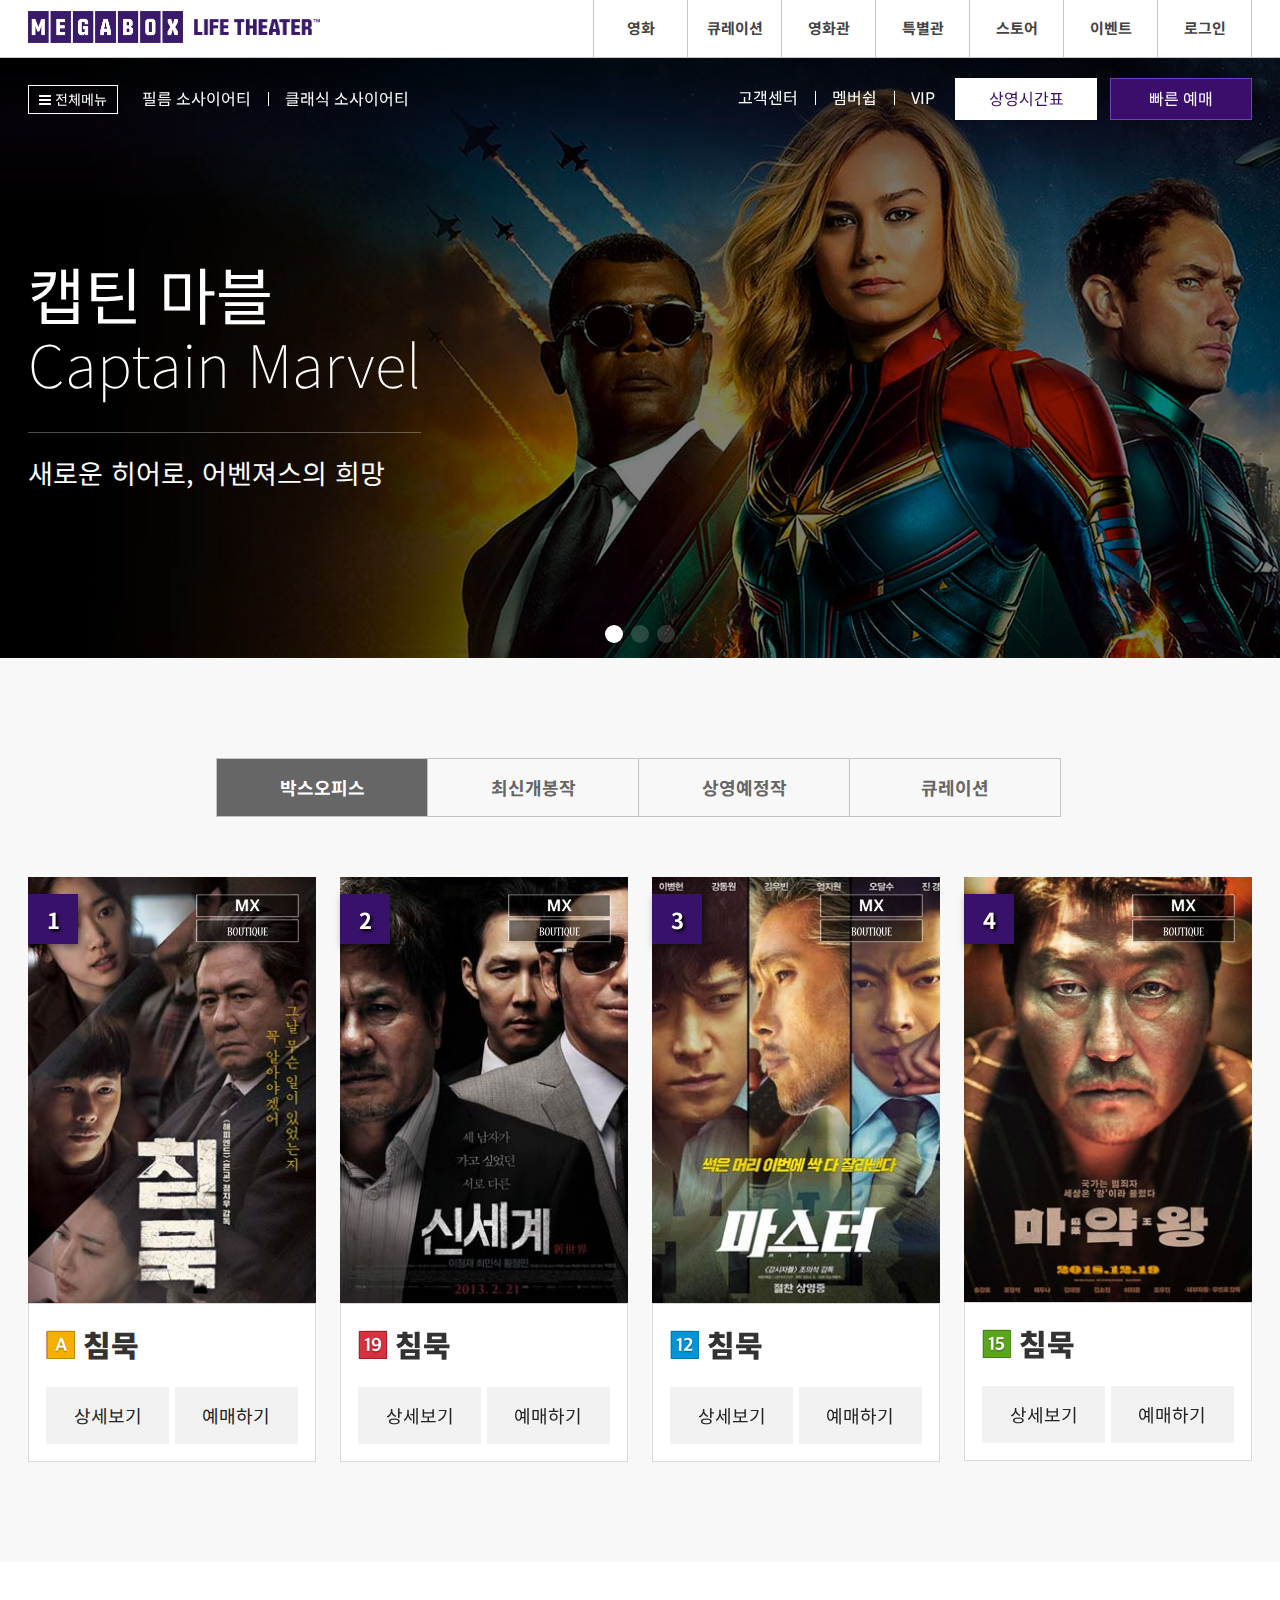
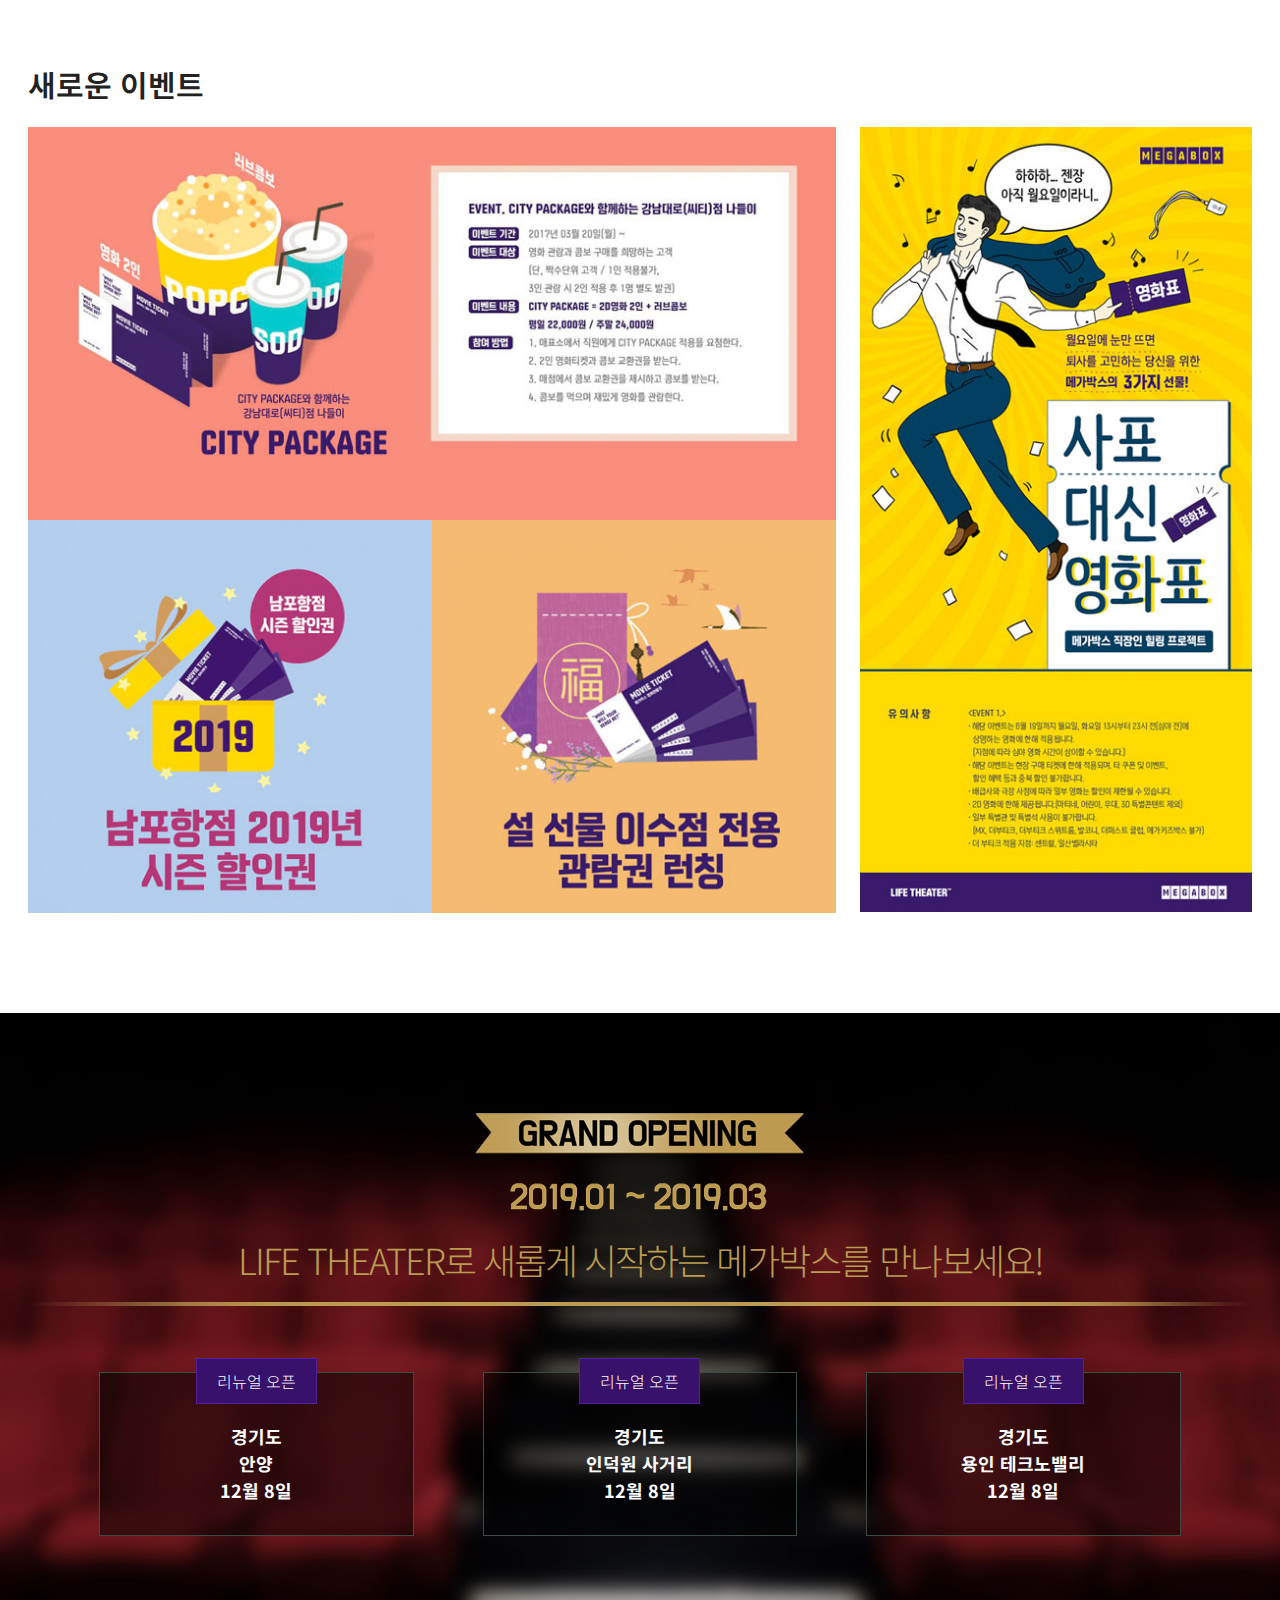
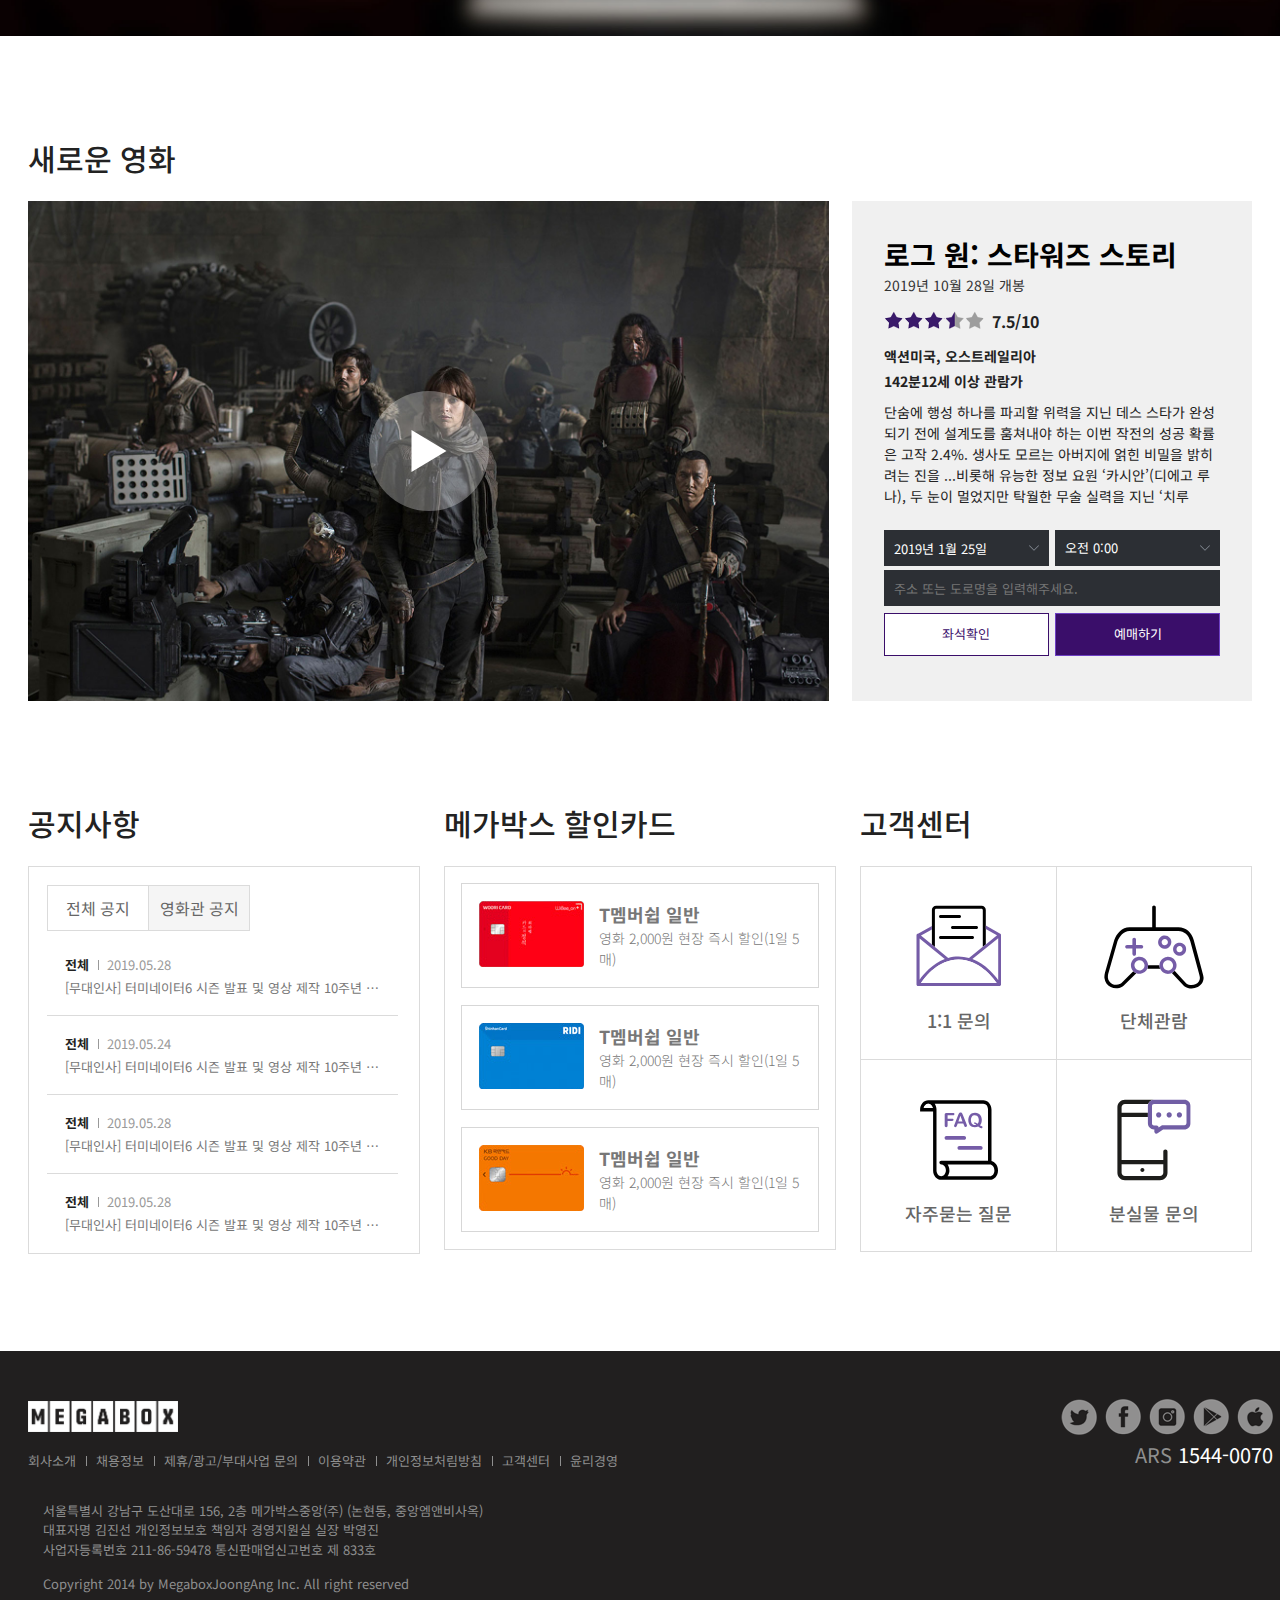
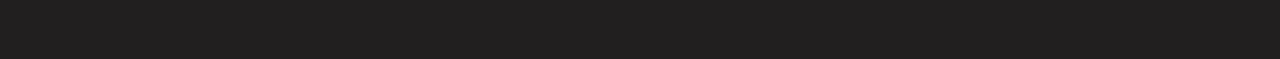
<file: megabox_main.html>
<!DOCTYPE html>
<html lang="ko">
  <head>
    <meta charset="UTF-8" />
    <meta
      name="viewport"
      content="user-scalable=no, initial-scale=1.0, maximum-scale=1.0, minimum-scale=1.0, width=device-width"
    />
    <meta http-equiv="X-UA-Compatible" content="ie=edge" />
    <meta name="author" content="webstoryboy" />
    <meta
      name="description"
      content="메가박스 사이트 따라하면서 배우는 튜토리얼입니다."
    />
    <meta
      name="keywords"
      content="메가박스, 유투브, 영화, 최신영화, 영화관, CGV, 롯데시네마, 웹스토리보이, 웹스, 사이트 만들기, 따라하기"
    />
    <title>메가박스 사이트 코딩하기</title>
    <!-- CSS -->
    <link rel="stylesheet" href="./assets/css/reset.css" />
    <link rel="stylesheet" href="./assets/css/style.css" />
    <link rel="stylesheet" href="./assets/css/swiper.css" />
    <link rel="stylesheet" href="./assets/css/font-awesome.css" />
    <!-- 파비콘 -->
    <!-- 파비콘 -->
    <link rel="shortcut icon" href="./assets/icons/favicon.ico" />
    <link
      rel="apple-touch-icon-precomposed"
      href="./assets/icons/favicon_72.png"
    />
    <link
      rel="apple-touch-icon-precomposed"
      sizes="96x96"
      href="./assets/icons/favicon_96.png"
    />
    <link
      rel="apple-touch-icon-precomposed"
      sizes="144x144"
      href="./assets/icons/favicon_144.png"
    />
    <link
      rel="apple-touch-icon-precomposed"
      sizes="192x192"
      href="./assets/icons/favicon_192.png"
    />
    <!-- 페이스북 메타 태그 -->
    <meta property="og:title" content="메가박스 사이트 만들기" />
    <meta
      property="og:url"
      content="https://github.com/webstoryboy/megabox2019"
    />
    <meta
      property="og:image"
      content="https://webstoryboy.github.io/megabox2019/mega.jpg"
    />
    <meta
      property="og:description"
      content="메가박스 사이트 따라하면서 배우는 튜토리얼입니다."
    />

    <!-- 트위터 메타 태그 -->
    <meta name="twitter:card" content="summary" />
    <meta name="twitter:title" content="메가박스 사이트 만들기" />
    <meta
      name="twitter:url"
      content="https://github.com/webstoryboy/megabox2019/"
    />
    <meta
      name="twitter:image"
      content="https://webstoryboy.github.io/megabox2019/mega.jpg"
    />
    <meta
      name="twitter:description"
      content="메가박스 사이트 따라하면서 배우는 튜토리얼입니다."
    />

    <!-- 웹 폰트 -->
    <link
      href="https://fonts.googleapis.com/css?family=Noto+Sans+KR:100,300,400,500,700,900&amp;subset=korean"
      rel="stylesheet"
    />
  </head>
  <body>

    <!-- skip menu -->
    <div id="skip">
      <a rel="bookmark" href="#movie">최신 영화 소식</a>
      <a rel="bookmark" href="#event">새로운 이벤트</a>
      <a rel="bookmark" href="#new">새로운 영화</a>
    </div>
    <!-- //skip menu -->

    <!-- header -->
    <header id="header">
      <div class="container">
        <div class="row">
          <div class="header clearfix">
            <h1>
              <a href="#">
                <em><img src="./assets/img/logo.png" alt="MEGABOX" /></em>
                <strong
                  ><img src="./assets/img/logo-sub.png" alt="LIFE THEATER"
                /></strong>
              </a>
            </h1>
            <nav id="mNav">
              <h2 class="ir_so">메가박스 전체메뉴</h2>
              <a href="#" class="ham"><span></span></a>
            </nav>
            <nav class="nav">
              <ul class="clearfix">
                <li><a href="#">영화</a></li>
                <li><a href="#">큐레이션</a></li>
                <li><a href="#">영화관</a></li>
                <li><a href="#">특별관</a></li>
                <li><a href="#">스토어</a></li>
                <li><a href="#">이벤트</a></li>
                <li><a href="#">로그인</a></li>
              </ul>
            </nav>
          </div>
        </div>
      </div>
    </header>
    <!-- //header -->
    <!-- banner -->
    <section id="banner">
      <h2 class="ir_so">최신 영화 소식</h2>
      <div class="banner_menu">
        <div class="container">
          <div class="row">
            <div class="bm_left">
              <ul>
                <li class="total">
                  <a href="#"
                    ><i class="fa fa-bars" aria-hidden="true"></i> 전체메뉴</a
                  >
                </li>
                <li class="line"><a href="#">필름 소사이어티</a></li>
                <li><a href="#">클래식 소사이어티</a></li>
              </ul>
            </div>
            <div class="bm_right">
              <ul>
                <li class="line"><a href="#">고객센터</a></li>
                <li class="line"><a href="#">멤버쉽</a></li>
                <li><a href="#">VIP</a></li>
              </ul>
              <ul>
                <li class="white"><a href="#">상영시간표</a></li>
                <li class="purple"><a href="#">빠른 예매</a></li>
              </ul>
            </div>
          </div>
        </div>
      </div>
      <div class="slider">
        <div class="swiper-container">
          <div class="swiper-wrapper">
            <div class="swiper-slide ss1">
              <div class="container">
                <div class="row">
                  <h2>캡틴 마블 <em>Captain Marvel</em></h2>
                  <p>새로운 히어로, 어벤져스의 희망</p>
                </div>
              </div>
            </div>
            <div class="swiper-slide ss2">
              <div class="container">
                <div class="row">
                  <h2>캡틴 마블 <em>Captain Marvel</em></h2>
                  <p>새로운 히어로, 어벤져스의 희망</p>
                </div>
              </div>
            </div>
            <div class="swiper-slide ss3">
              <div class="container">
                <div class="row">
                  <h2>캡틴 마블 <em>Captain Marvel</em></h2>
                  <p>새로운 히어로, 어벤져스의 희망</p>
                </div>
              </div>
            </div>
          </div>
          <div class="swiper-pagination"></div>
          <div class="swiper-button-prev"></div>
          <div class="swiper-button-next"></div>
        </div>
      </div>
    </section>
    <!-- //banner -->
    <!-- movie -->
    <section id="movie">
      <div class="container">
        <div class="row">
          <div class="movie">
            <h2 class="ir_so">영화 예매</h2>
            <div class="movie_title">
              <ul>
                <li class="active"><a href="#">박스오피스</a></li>
                <li><a href="#">최신개봉작</a></li>
                <li><a href="#">상영예정작</a></li>
                <li><a href="#">큐레이션</a></li>
              </ul>
            </div>
            <div class="movie_chart">
              <div class="swiper-container2">
                <div class="chart_cont1 swiper-wrapper">
                  <div class="swiper-slide">
                    <div class="poster">
                      <figure>
                        <img
                          src="./assets/img/poster01.jpg"
                          srcset="./assets/img/poster01@2.jpg 2x"
                          alt="침묵"
                        />
                      </figure>
                      <div class="rank"><strong>1</strong></div>
                      <div class="mx">
                        <span class="icon m ir_pm">MX</span>
                        <span class="icon b ir_pm">Boutique</span>
                      </div>
                    </div>
                    <div class="infor">
                      <h3>
                        <span class="icon all ir_pm">전체관람가</span>
                        <strong>침묵</strong>
                      </h3>
                      <div class="infor_btn">
                        <a href="#">상세보기</a>
                        <a href="#">예매하기</a>
                      </div>
                    </div>
                  </div>
                  <div class="swiper-slide">
                    <div class="poster">
                      <figure>
                        <img
                          src="./assets/img/poster02.jpg"
                          srcset="./assets/img/poster02@2.jpg 2x"
                          alt="침묵"
                        />
                      </figure>
                      <div class="rank"><strong>2</strong></div>
                      <div class="mx">
                        <span class="icon m ir_pm">MX</span>
                        <span class="icon b ir_pm">Boutique</span>
                      </div>
                    </div>
                    <div class="infor">
                      <h3>
                        <span class="icon a12 ir_pm">12세</span>
                        <strong>침묵</strong>
                      </h3>
                      <div class="infor_btn">
                        <a href="#">상세보기</a>
                        <a href="#">예매하기</a>
                      </div>
                    </div>
                  </div>
                  <div class="swiper-slide">
                    <div class="poster">
                      <figure>
                        <img
                          src="./assets/img/poster03.jpg"
                          srcset="./assets/img/poster03@2.jpg 2x"
                          alt="침묵"
                        />
                      </figure>
                      <div class="rank"><strong>3</strong></div>
                      <div class="mx">
                        <span class="icon m ir_pm">MX</span>
                        <span class="icon b ir_pm">Boutique</span>
                      </div>
                    </div>
                    <div class="infor">
                      <h3>
                        <span class="icon a15 ir_pm">15세</span>
                        <strong>침묵</strong>
                      </h3>
                      <div class="infor_btn">
                        <a href="#">상세보기</a>
                        <a href="#">예매하기</a>
                      </div>
                    </div>
                  </div>
                  <div class="swiper-slide">
                    <div class="poster">
                      <figure>
                        <img
                          src="./assets/img/poster04.jpg"
                          srcset="./assets/img/poster04@2.jpg 2x"
                          alt="침묵"
                        />
                      </figure>
                      <div class="rank"><strong>4</strong></div>
                      <div class="mx">
                        <span class="icon m ir_pm">MX</span>
                        <span class="icon b ir_pm">Boutique</span>
                      </div>
                    </div>
                    <div class="infor">
                      <h3>
                        <span class="icon a19 ir_pm">19세</span>
                        <strong>침묵</strong>
                      </h3>
                      <div class="infor_btn">
                        <a href="#">상세보기</a>
                        <a href="#">예매하기</a>
                      </div>
                    </div>
                  </div>
                  <div class="swiper-slide">
                    <div class="poster">
                      <figure>
                        <img
                          src="./assets/img/poster05.jpg"
                          srcset="./assets/img/poster05@2.jpg 2x"
                          alt="침묵"
                        />
                      </figure>
                      <div class="rank"><strong>5</strong></div>
                      <div class="mx">
                        <span class="icon m ir_pm">MX</span>
                        <span class="icon b ir_pm">Boutique</span>
                      </div>
                    </div>
                    <div class="infor">
                      <h3>
                        <span class="icon a19 ir_pm">19세</span>
                        <strong>침묵</strong>
                      </h3>
                      <div class="infor_btn">
                        <a href="#">상세보기</a>
                        <a href="#">예매하기</a>
                      </div>
                    </div>
                  </div>
                  <div class="swiper-slide">
                    <div class="poster">
                      <figure>
                        <img
                          src="./assets/img/poster06.jpg"
                          srcset="./assets/img/poster06@2.jpg 2x"
                          alt="침묵"
                        />
                      </figure>
                      <div class="rank"><strong>6</strong></div>
                      <div class="mx">
                        <span class="icon m ir_pm">MX</span>
                        <span class="icon b ir_pm">Boutique</span>
                      </div>
                    </div>
                    <div class="infor">
                      <h3>
                        <span class="icon a19 ir_pm">19세</span>
                        <strong>침묵</strong>
                      </h3>
                      <div class="infor_btn">
                        <a href="#">상세보기</a>
                        <a href="#">예매하기</a>
                      </div>
                    </div>
                  </div>
                  <div class="swiper-slide">
                    <div class="poster">
                      <figure>
                        <img
                          src="./assets/img/poster07.jpg"
                          srcset="./assets/img/poster07@2.jpg 2x"
                          alt="침묵"
                        />
                      </figure>
                      <div class="rank"><strong>7</strong></div>
                      <div class="mx">
                        <span class="icon m ir_pm">MX</span>
                        <span class="icon b ir_pm">Boutique</span>
                      </div>
                    </div>
                    <div class="infor">
                      <h3>
                        <span class="icon a19 ir_pm">19세</span>
                        <strong>침묵</strong>
                      </h3>
                      <div class="infor_btn">
                        <a href="#">상세보기</a>
                        <a href="#">예매하기</a>
                      </div>
                    </div>
                  </div>
                  <div class="swiper-slide">
                    <div class="poster">
                      <figure>
                        <img
                          src="./assets/img/poster08.jpg"
                          srcset="./assets/img/poster08@2.jpg 2x"
                          alt="침묵"
                        />
                      </figure>
                      <div class="rank"><strong>8</strong></div>
                      <div class="mx">
                        <span class="icon m ir_pm">MX</span>
                        <span class="icon b ir_pm">Boutique</span>
                      </div>
                    </div>
                    <div class="infor">
                      <h3>
                        <span class="icon a19 ir_pm">19세</span>
                        <strong>침묵</strong>
                      </h3>
                      <div class="infor_btn">
                        <a href="#">상세보기</a>
                        <a href="#">예매하기</a>
                      </div>
                    </div>
                  </div>
                </div>
              </div>
              <!-- //chart_cont1-->
              <div class="swiper-container2">
                <div class="chart_cont2 swiper-wrapper">
                  <div class="swiper-slide">
                    <div class="poster">
                      <figure>
                        <img
                          src="./assets/img/poster05.jpg"
                          srcset="./assets/img/poster05@2.jpg 2x"
                          alt="침묵"
                        />
                      </figure>
                      <div class="rank"><strong>1</strong></div>
                      <div class="mx">
                        <span class="icon m ir_pm">MX</span>
                        <span class="icon b ir_pm">Boutique</span>
                      </div>
                    </div>
                    <div class="infor">
                      <h3>
                        <span class="icon all ir_pm">전체관람가</span>
                        <strong>침묵</strong>
                      </h3>
                      <div class="infor_btn">
                        <a href="#">상세보기</a>
                        <a href="#">예매하기</a>
                      </div>
                    </div>
                  </div>
                  <div class="swiper-slide">
                    <div class="poster">
                      <figure>
                        <img
                          src="./assets/img/poster06.jpg"
                          srcset="./assets/img/poster06@2.jpg 2x"
                          alt="침묵"
                        />
                      </figure>
                      <div class="rank"><strong>2</strong></div>
                      <div class="mx">
                        <span class="icon m ir_pm">MX</span>
                        <span class="icon b ir_pm">Boutique</span>
                      </div>
                    </div>
                    <div class="infor">
                      <h3>
                        <span class="icon a12 ir_pm">12세</span>
                        <strong>침묵</strong>
                      </h3>
                      <div class="infor_btn">
                        <a href="#">상세보기</a>
                        <a href="#">예매하기</a>
                      </div>
                    </div>
                  </div>
                  <div class="swiper-slide">
                    <div class="poster">
                      <figure>
                        <img
                          src="./assets/img/poster07.jpg"
                          srcset="./assets/img/poster07@2.jpg 2x"
                          alt="침묵"
                        />
                      </figure>
                      <div class="rank"><strong>3</strong></div>
                      <div class="mx">
                        <span class="icon m ir_pm">MX</span>
                        <span class="icon b ir_pm">Boutique</span>
                      </div>
                    </div>
                    <div class="infor">
                      <h3>
                        <span class="icon a15 ir_pm">15세</span>
                        <strong>침묵</strong>
                      </h3>
                      <div class="infor_btn">
                        <a href="#">상세보기</a>
                        <a href="#">예매하기</a>
                      </div>
                    </div>
                  </div>
                  <div class="swiper-slide">
                    <div class="poster">
                      <figure>
                        <img
                          src="./assets/img/poster08.jpg"
                          srcset="./assets/img/poster08@2.jpg 2x"
                          alt="침묵"
                        />
                      </figure>
                      <div class="rank"><strong>4</strong></div>
                      <div class="mx">
                        <span class="icon m ir_pm">MX</span>
                        <span class="icon b ir_pm">Boutique</span>
                      </div>
                    </div>
                    <div class="infor">
                      <h3>
                        <span class="icon a19 ir_pm">19세</span>
                        <strong>침묵</strong>
                      </h3>
                      <div class="infor_btn">
                        <a href="#">상세보기</a>
                        <a href="#">예매하기</a>
                      </div>
                    </div>
                  </div>
                  <div class="swiper-slide">
                    <div class="poster">
                      <figure>
                        <img
                          src="./assets/img/poster08.jpg"
                          srcset="./assets/img/poster08@2.jpg 2x"
                          alt="침묵"
                        />
                      </figure>
                      <div class="rank"><strong>4</strong></div>
                      <div class="mx">
                        <span class="icon m ir_pm">MX</span>
                        <span class="icon b ir_pm">Boutique</span>
                      </div>
                    </div>
                    <div class="infor">
                      <h3>
                        <span class="icon a19 ir_pm">19세</span>
                        <strong>침묵</strong>
                      </h3>
                      <div class="infor_btn">
                        <a href="#">상세보기</a>
                        <a href="#">예매하기</a>
                      </div>
                    </div>
                  </div>
                  <div class="swiper-slide">
                    <div class="poster">
                      <figure>
                        <img
                          src="./assets/img/poster08.jpg"
                          srcset="./assets/img/poster08@2.jpg 2x"
                          alt="침묵"
                        />
                      </figure>
                      <div class="rank"><strong>4</strong></div>
                      <div class="mx">
                        <span class="icon m ir_pm">MX</span>
                        <span class="icon b ir_pm">Boutique</span>
                      </div>
                    </div>
                    <div class="infor">
                      <h3>
                        <span class="icon a19 ir_pm">19세</span>
                        <strong>침묵</strong>
                      </h3>
                      <div class="infor_btn">
                        <a href="#">상세보기</a>
                        <a href="#">예매하기</a>
                      </div>
                    </div>
                  </div>
                </div>
              </div>
              <!-- //chart_cont2-->
              <div class="swiper-container2">
                <div class="chart_cont3 swiper-wrapper">
                  <div class="swiper-slide">
                    <div class="poster">
                      <figure>
                        <img
                          src="./assets/img/poster06.jpg"
                          srcset="./assets/img/poster06@2.jpg 2x"
                          alt="침묵"
                        />
                      </figure>
                      <div class="rank"><strong>1</strong></div>
                      <div class="mx">
                        <span class="icon m ir_pm">MX</span>
                        <span class="icon b ir_pm">Boutique</span>
                      </div>
                    </div>
                    <div class="infor">
                      <h3>
                        <span class="icon all ir_pm">전체관람가</span>
                        <strong>침묵</strong>
                      </h3>
                      <div class="infor_btn">
                        <a href="#">상세보기</a>
                        <a href="#">예매하기</a>
                      </div>
                    </div>
                  </div>
                  <div class="swiper-slide">
                    <div class="poster">
                      <figure>
                        <img
                          src="./assets/img/poster07.jpg"
                          srcset="./assets/img/poster07@2.jpg 2x"
                          alt="침묵"
                        />
                      </figure>
                      <div class="rank"><strong>2</strong></div>
                      <div class="mx">
                        <span class="icon m ir_pm">MX</span>
                        <span class="icon b ir_pm">Boutique</span>
                      </div>
                    </div>
                    <div class="infor">
                      <h3>
                        <span class="icon a12 ir_pm">12세</span>
                        <strong>침묵</strong>
                      </h3>
                      <div class="infor_btn">
                        <a href="#">상세보기</a>
                        <a href="#">예매하기</a>
                      </div>
                    </div>
                  </div>
                  <div class="swiper-slide">
                    <div class="poster">
                      <figure>
                        <img
                          src="./assets/img/poster03.jpg"
                          srcset="./assets/img/poster03@2.jpg 2x"
                          alt="침묵"
                        />
                      </figure>
                      <div class="rank"><strong>3</strong></div>
                      <div class="mx">
                        <span class="icon m ir_pm">MX</span>
                        <span class="icon b ir_pm">Boutique</span>
                      </div>
                    </div>
                    <div class="infor">
                      <h3>
                        <span class="icon a15 ir_pm">15세</span>
                        <strong>침묵</strong>
                      </h3>
                      <div class="infor_btn">
                        <a href="#">상세보기</a>
                        <a href="#">예매하기</a>
                      </div>
                    </div>
                  </div>
                  <div class="swiper-slide">
                    <div class="poster">
                      <figure>
                        <img
                          src="./assets/img/poster04.jpg"
                          srcset="./assets/img/poster04@2.jpg 2x"
                          alt="침묵"
                        />
                      </figure>
                      <div class="rank"><strong>4</strong></div>
                      <div class="mx">
                        <span class="icon m ir_pm">MX</span>
                        <span class="icon b ir_pm">Boutique</span>
                      </div>
                    </div>
                    <div class="infor">
                      <h3>
                        <span class="icon a19 ir_pm">19세</span>
                        <strong>침묵</strong>
                      </h3>
                      <div class="infor_btn">
                        <a href="#">상세보기</a>
                        <a href="#">예매하기</a>
                      </div>
                    </div>
                  </div>
                  <div class="swiper-slide">
                    <div class="poster">
                      <figure>
                        <img
                          src="./assets/img/poster04.jpg"
                          srcset="./assets/img/poster04@2.jpg 2x"
                          alt="침묵"
                        />
                      </figure>
                      <div class="rank"><strong>4</strong></div>
                      <div class="mx">
                        <span class="icon m ir_pm">MX</span>
                        <span class="icon b ir_pm">Boutique</span>
                      </div>
                    </div>
                    <div class="infor">
                      <h3>
                        <span class="icon a19 ir_pm">19세</span>
                        <strong>침묵</strong>
                      </h3>
                      <div class="infor_btn">
                        <a href="#">상세보기</a>
                        <a href="#">예매하기</a>
                      </div>
                    </div>
                  </div>
                  <div class="swiper-slide">
                    <div class="poster">
                      <figure>
                        <img
                          src="./assets/img/poster04.jpg"
                          srcset="./assets/img/poster04@2.jpg 2x"
                          alt="침묵"
                        />
                      </figure>
                      <div class="rank"><strong>4</strong></div>
                      <div class="mx">
                        <span class="icon m ir_pm">MX</span>
                        <span class="icon b ir_pm">Boutique</span>
                      </div>
                    </div>
                    <div class="infor">
                      <h3>
                        <span class="icon a19 ir_pm">19세</span>
                        <strong>침묵</strong>
                      </h3>
                      <div class="infor_btn">
                        <a href="#">상세보기</a>
                        <a href="#">예매하기</a>
                      </div>
                    </div>
                  </div>
                </div>
              </div>
              <!-- //chart_cont3-->
              <div class="swiper-container2">
                <div class="chart_cont4 swiper-wrapper">
                  <div class="swiper-slide">
                    <div class="poster">
                      <figure>
                        <img
                          src="./assets/img/poster05.jpg"
                          srcset="./assets/img/poster05@2.jpg 2x"
                          alt="침묵"
                        />
                      </figure>
                      <div class="rank"><strong>1</strong></div>
                      <div class="mx">
                        <span class="icon m ir_pm">MX</span>
                        <span class="icon b ir_pm">Boutique</span>
                      </div>
                    </div>
                    <div class="infor">
                      <h3>
                        <span class="icon all ir_pm">전체관람가</span>
                        <strong>침묵</strong>
                      </h3>
                      <div class="infor_btn">
                        <a href="#">상세보기</a>
                        <a href="#">예매하기</a>
                      </div>
                    </div>
                  </div>
                  <div class="swiper-slide">
                    <div class="poster">
                      <figure>
                        <img
                          src="./assets/img/poster10.jpg"
                          srcset="./assets/img/poster10@2.jpg 2x"
                          alt="침묵"
                        />
                      </figure>
                      <div class="rank"><strong>2</strong></div>
                      <div class="mx">
                        <span class="icon m ir_pm">MX</span>
                        <span class="icon b ir_pm">Boutique</span>
                      </div>
                    </div>
                    <div class="infor">
                      <h3>
                        <span class="icon a12 ir_pm">12세</span>
                        <strong>침묵</strong>
                      </h3>
                      <div class="infor_btn">
                        <a href="#">상세보기</a>
                        <a href="#">예매하기</a>
                      </div>
                    </div>
                  </div>
                  <div class="swiper-slide">
                    <div class="poster">
                      <figure>
                        <img
                          src="./assets/img/poster09.jpg"
                          srcset="./assets/img/poster09@2.jpg 2x"
                          alt="침묵"
                        />
                      </figure>
                      <div class="rank"><strong>3</strong></div>
                      <div class="mx">
                        <span class="icon m ir_pm">MX</span>
                        <span class="icon b ir_pm">Boutique</span>
                      </div>
                    </div>
                    <div class="infor">
                      <h3>
                        <span class="icon a15 ir_pm">15세</span>
                        <strong>침묵</strong>
                      </h3>
                      <div class="infor_btn">
                        <a href="#">상세보기</a>
                        <a href="#">예매하기</a>
                      </div>
                    </div>
                  </div>
                  <div class="swiper-slide">
                    <div class="poster">
                      <figure>
                        <img
                          src="./assets/img/poster08.jpg"
                          srcset="./assets/img/poster08@2.jpg 2x"
                          alt="침묵"
                        />
                      </figure>
                      <div class="rank"><strong>4</strong></div>
                      <div class="mx">
                        <span class="icon m ir_pm">MX</span>
                        <span class="icon b ir_pm">Boutique</span>
                      </div>
                    </div>
                    <div class="infor">
                      <h3>
                        <span class="icon a19 ir_pm">19세</span>
                        <strong>침묵</strong>
                      </h3>
                      <div class="infor_btn">
                        <a href="#">상세보기</a>
                        <a href="#">예매하기</a>
                      </div>
                    </div>
                  </div>
                  <div class="swiper-slide">
                    <div class="poster">
                      <figure>
                        <img
                          src="./assets/img/poster08.jpg"
                          srcset="./assets/img/poster08@2.jpg 2x"
                          alt="침묵"
                        />
                      </figure>
                      <div class="rank"><strong>4</strong></div>
                      <div class="mx">
                        <span class="icon m ir_pm">MX</span>
                        <span class="icon b ir_pm">Boutique</span>
                      </div>
                    </div>
                    <div class="infor">
                      <h3>
                        <span class="icon a19 ir_pm">19세</span>
                        <strong>침묵</strong>
                      </h3>
                      <div class="infor_btn">
                        <a href="#">상세보기</a>
                        <a href="#">예매하기</a>
                      </div>
                    </div>
                  </div>
                  <div class="swiper-slide">
                    <div class="poster">
                      <figure>
                        <img
                          src="./assets/img/poster08.jpg"
                          srcset="./assets/img/poster08@2.jpg 2x"
                          alt="침묵"
                        />
                      </figure>
                      <div class="rank"><strong>4</strong></div>
                      <div class="mx">
                        <span class="icon m ir_pm">MX</span>
                        <span class="icon b ir_pm">Boutique</span>
                      </div>
                    </div>
                    <div class="infor">
                      <h3>
                        <span class="icon a19 ir_pm">19세</span>
                        <strong>침묵</strong>
                      </h3>
                      <div class="infor_btn">
                        <a href="#">상세보기</a>
                        <a href="#">예매하기</a>
                      </div>
                    </div>
                  </div>
                </div>
              </div>
              <!-- //chart_cont4-->
            </div>
          </div>
        </div>
      </div>
    </section>
    <!-- //movie -->
    <!-- event -->
    <section id="event">
      <div class="container">
        <div class="row">
          <div class="event">
            <h2>새로운 이벤트</h2>
            <div class="event_left">
              <div class="event_slider">
                <img src=".//assets/img/event01.jpg" alt="시티패키지" />
              </div>
              <div class="event_box1">
                <img
                  src=".//assets/img/event02.jpg"
                  alt="남포항 2019 시즌 할인권"
                />
              </div>
              <div class="event_box2">
                <img
                  src=".//assets/img/event03.jpg"
                  alt="설 선물 이수점 전용 관람권 런칭"
                />
              </div>
            </div>
            <div class="event_right">
              <img src=".//assets/img/event04.jpg" alt="사표 대신 영화표" />
            </div>
          </div>
        </div>
      </div>
    </section>
    <!-- //event -->
    <!-- opening -->
    <section id="opening">
      <div class="container">
        <div class="row">
          <div class="opening">
            <h2><span class="grand icon ir_pm">Grand Opening</span></h2>
            <strong class="date icon ir_pm">2019.01 ~ 2019.03</strong>
            <p class="desc">
              LIFE THEATER로 새롭게 시작하는 메가박스를 만나보세요!
            </p>
            <div class="open_box">
              <div>
                <h3>리뉴얼 오픈</h3>
                <p><em>경기도</em><strong>안양</strong>12월 8일</p>
              </div>
              <div>
                <h3>리뉴얼 오픈</h3>
                <p><em>경기도</em><strong>인덕원 사거리</strong>12월 8일</p>
              </div>
              <div>
                <h3>리뉴얼 오픈</h3>
                <p><em>경기도</em><strong>용인 테크노밸리</strong>12월 8일</p>
              </div>
            </div>
          </div>
        </div>
      </div>
    </section>
    <!-- //opening -->
    <!-- new -->
    <section id="new">
      <div class="container">
        <div class="row">
          <div class="new">
            <h2>새로운 영화</h2>
            <div class="new_left">
              <div class="play" id="showTrailer" data-youtube="F1239ZePXfM">
                <svg
                  xmlns="http://www.w3.org/2000/svg"
                  width="84"
                  height="84"
                  viewBox="0 0 24 24"
                  style="fill: rgb(255, 255, 255); transform: ; msfilter: "
                >
                  <path d="M7 6v12l10-6z"></path>
                </svg>
              </div>
            </div>
            <div class="new_right">
              <h3 class="title">로그 원: 스타워즈 스토리</h3>
              <span class="release">2019년 10월 28일 개봉</span>
              <div class="star">
                <span class="icon star1"></span>
                <span class="icon star1"></span>
                <span class="icon star1"></span>
                <span class="icon star2"></span>
                <span class="icon star0"></span>
                <strong>7.5/10</strong>
              </div>

              <ul class="summary">
                <li class="genre">
                  <span class="bar">액션</span><span>미국, 오스트레일리아</span>
                </li>
                <li class="age">
                  <span class="bar">142분</span><span>12세 이상 관람가</span>
                </li>
                <li class="desc">
                  단숨에 행성 하나를 파괴할 위력을 지닌 데스 스타가 완성되기
                  전에 설계도를 훔쳐내야 하는 이번 작전의 성공 확률은 고작 2.4%.
                  생사도 모르는 아버지에 얽힌 비밀을 밝히려는 진을 ...비롯해
                  유능한 정보 요원 ‘카시안’(디에고 루나), 두 눈이 멀었지만
                  탁월한 무술 실력을 지닌 ‘치루트’(견자단), 전투 베테랑
                  ‘베이즈’, 파일럿 ‘보디’, 시니컬한 드로이드 ‘K-2SO’까지 합류,
                  거대한 전쟁을 끝낼 ‘로그 원’이 이끄는 가장 비밀스런 작전이
                  시작되는데…
                </li>
              </ul>
              <div class="select">
                <div class="s1">
                  <label for="udate" class="ir_so">날짜</label>
                  <input
                    type="text"
                    id="udate"
                    value="2019년 1월 25일"
                    class="ui_select2"
                  />
                </div>
                <div class="s2">
                  <label for="utime" class="ir_so">시간</label>
                  <select id="utime" name="utime" class="ui_select2">
                      <option value="오전 0:00">오전 0:00</option>
                      <option value="오전 1:00">오전 1:00</option>
                      <option value="오전 2:00">오전 2:00</option>
                      <option value="오전 3:00">오전 3:00</option>
                      <option value="오전 4:00">오전 4:00</option>
                      <option value="오전 5:00">오전 5:00</option>
                      <option value="오전 6:00">오전 6:00</option>
                      <option value="오전 7:00">오전 7:00</option>
                      <option value="오전 8:00">오전 8:00</option>
                      <option value="오전 9:00">오전 9:00</option>
                      <option value="오전 10:00">오전 10:00</option>
                      <option value="오전 11:00">오전 11:00</option>
                      <option value="오전 12:00">오전 12:00</option>
                      <option value="오후 1:00">오후 1:00</option>
                      <option value="오후 2:00">오후 2:00</option>
                      <option value="오후 3:00">오후 3:00</option>
                      <option value="오후 4:00">오후 4:00</option>
                      <option value="오후 5:00">오후 5:00</option>
                      <option value="오후 6:00">오후 6:00</option>
                      <option value="오후 7:00">오후 7:00</option>
                      <option value="오후 8:00">오후 8:00</option>
                      <option value="오후 9:00">오후 9:00</option>
                      <option value="오후 10:00">오후 10:00</option>
                      <option value="오후 11:00">오후 11:00</option>
                      <option value="오후 12:00">오후 12:00</option>
                  </select>
              </div>
              <div class="s3">
                <label for="utext" class="ir_so">주소 또는 도로명을 입력해주세요.</label>
                  <input
                    type="text"
                    id="utext"
                    name="utext"
                    class="ui_input3"
                    placeholder="주소 또는 도로명을 입력해주세요."
                    
                  />
              </div>
            </div>
            <div class="btn">
              <a href="#" class="white">좌석확인</a>
              <a href="#" class="purple">예매하기</a>
            </div>
          </div>
        </div>
      </div>
    </section>
    <!-- //new -->
    <!-- help -->
    <section id="help">
      <div class="container">
        <div class="row">
          <div class="help clearfix">
            <article class="help_box1">
              <h3>공지사항</h3>
              <div class="notice">
                <ul>
                  <li class="active"><a href="#">전체 공지</a>
                  <ul>
                    <li>
                      <dl>
                        <dt>
                          <strong class="bar">전체</strong>
                          <em>2019.05.28</em>
                        </dt>
                        <dd><a href="#"></a>[무대인사] 터미네이터6 시즌 발표 및 영상 제작 10주년 기념 라이브 쇼</a></dd>
                      </dl>
                    </li>
                    <li>
                      <dl>
                        <dt>
                          <strong class="bar">전체</strong>
                          <em>2019.05.24</em>
                        </dt>
                        <dd><a href="#"></a>[무대인사] 터미네이터6 시즌 발표 및 영상 제작 10주년 기념 라이브 쇼</a></dd>
                      </dl>
                    </li>
                    <li>
                      <dl>
                        <dt>
                          <strong class="bar">전체</strong>
                          <em>2019.05.28</em>
                        </dt>
                        <dd><a href="#"></a>[무대인사] 터미네이터6 시즌 발표 및 영상 제작 10주년 기념 라이브 쇼</a></dd>
                      </dl>
                    </li>
                    <li>
                      <dl>
                        <dt>
                          <strong class="bar">전체</strong>
                          <em>2019.05.28</em>
                        </dt>
                        <dd><a href="#"></a>[무대인사] 터미네이터6 시즌 발표 및 영상 제작 10주년 기념 라이브 쇼</a></dd>
                      </dl>
                    </li>
                  </ul>
                </li>
                  <li><a href="#">영화관 공지</a>
                    <ul>
                      <li>
                        <dl>
                          <dt>
                            <strong class="bar">안양</strong>
                            <em>2019.05.28</em>
                          </dt>
                          <dd><a href="#">[영화인사] 터미네이터6 시즌 발표 및 영상 제작 10주년 기념 라이브 쇼</a></dd>
                        </dl>
                      </li>
                      <li>
                        <dl>
                          <dt>
                            <strong class="bar">인덕원</strong>
                            <em>2019.05.24</em>
                          </dt>
                          <dd><a href="#">[영화인사] 터미네이터6 시즌 발표 및 영상 제작 10주년 기념 라이브 쇼</a></dd>
                        </dl>
                      </li>
                      <li>
                        <dl>
                          <dt>
                            <strong class="bar">서울</strong>
                            <em>2019.05.28</em>
                          </dt>
                          <dd><a href="#">[영화인사] 터미네이터6 시즌 발표 및 영상 제작 10주년 기념 라이브 쇼</a></dd>
                        </dl>
                      </li>
                    </ul>
                  </li>
                </ul>
              </div>
            </article>
            <article class="help_box2">
              <h3>메가박스 할인카드</h3>
              <div class="card">
              <ul>
                <li><a href="#">
                  <span><img src="./assets/img/card01.jpg" alt=""></span>
                  <strong>T멤버쉽 일반</strong>
                  <em>영화 2,000원 현장 즉시 할인(1일 5매)</em>
                </a></li>
                <li><a href="#">
                  <span><img src="./assets/img/card02.jpg" alt=""></span>
                  <strong>T멤버쉽 일반</strong>
                  <em>영화 2,000원 현장 즉시 할인(1일 5매)</em>
                </a></li>                
                <li><a href="#">
                  <span><img src="./assets/img/card03.jpg" alt=""></span>
                  <strong>T멤버쉽 일반</strong>
                  <em>영화 2,000원 현장 즉시 할인(1일 5매)</em>
                </a></li>
              </ul>
            </div>
            </article>
            <article class="help_box3">
              <h3>고객센터</h3>
              <div class="service">
                <ul>
                  <li>
                      <a href="#">
                          <span class="img_svg">
                              <svg version="1.1" id="Layer_1" xmlns="http://www.w3.org/2000/svg" xmlns:xlink="http://www.w3.org/1999/xlink" x="0px" y="0px"
                                      viewBox="0 0 120 120" style="enable-background:new 0 0 120 120;" xml:space="preserve">
                                  <g>
                                      <polygon style="fill:none;" points="86.9,57.4 98.1,48.3 97.9,48.2 86.9,48.2"/>
                                      <polygon style="fill:none;" points="22.5,48.2 21.9,48.6 32.9,57.6 32.9,48.2"/>
                                      <polygon style="fill:#FFFFFF;" points="97.9,48.2 86.9,42 86.9,48.2"/>
                                      <polygon style="fill:#FFFFFF;" points="32.9,42.4 22.5,48.2 32.9,48.2"/>
                                      <path style="fill:#FFFFFF;" d="M83.9,23c0-0.7-0.6-1.3-1.3-1.3H37.2c-0.7,0-1.3,0.6-1.3,1.3v37L49.2,71c3.2-0.9,6.7-1.4,10.3-1.4
                                          c3.5,0,7,0.5,10.5,1.5l13.9-11.2V23z M52,40.5c0-0.8,0.7-1.5,1.5-1.5h24c0.8,0,1.5,0.7,1.5,1.5S78.3,42,77.5,42h-24
                                          C52.7,42,52,41.3,52,40.5z M41.5,31c-0.8,0-1.5-0.7-1.5-1.5s0.7-1.5,1.5-1.5h19c0.8,0,1.5,0.7,1.5,1.5S61.3,31,60.5,31H41.5z
                                              M73.5,52h-32c-0.8,0-1.5-0.7-1.5-1.5s0.7-1.5,1.5-1.5h32c0.8,0,1.5,0.7,1.5,1.5S74.3,52,73.5,52z"/>
                                      <path d="M32.9,42.4v5.8v9.4l3,2.5V23c0-0.7,0.6-1.3,1.3-1.3h45.3c0.7,0,1.3,0.6,1.3,1.3v36.8l3-2.4v-9.2V42v-3.4V23
                                          c0-2.4-1.9-4.3-4.3-4.3H37.2c-2.4,0-4.3,1.9-4.3,4.3v15.9V42.4z"/>
                                      <path style="fill:#FFFFFF;" d="M73.4,72.1c6,2.3,11.8,6,17.2,11.1c3.8,3.6,6.7,7.1,8.5,9.7V51.4L73.4,72.1z"/>
                                      <path style="fill:#FFFFFF;" d="M20.6,51.4v41.3c4-5.7,12.6-16,25.2-20.7L20.6,51.4z"/>
                                      <path style="fill:#755CA7;" d="M101.6,47.1l0.1-0.2l-14.9-8.4V42l11.1,6.2l0.2,0.1l-11.3,9.1l-3,2.4L70,71c-3.4-1-6.9-1.5-10.5-1.5
                                          c-3.7,0-7.1,0.5-10.3,1.4L35.9,60l-3-2.5l-11-9l0.6-0.3l10.4-5.8v-3.4L19,46.7c-0.2,0-0.4,0-0.6,0.1c-0.5,0.2-0.9,0.8-0.9,1.4v49.3
                                          c0,0.8,0.7,1.5,1.5,1.5h0.2h81.1h0.2c0.8,0,1.5-0.7,1.5-1.5V48.2C102.1,47.8,102,47.4,101.6,47.1z M99.1,92.9
                                          c-1.9-2.6-4.7-6.1-8.5-9.7c-5.4-5.1-11.2-8.8-17.2-11.1l25.8-20.8V92.9z M97.7,96H22c4.2-6.2,17.5-23.5,37.5-23.5
                                          C79.6,72.5,93.3,89.7,97.7,96z M20.6,92.7V51.4L45.8,72C33.2,76.8,24.6,87,20.6,92.7z"/>
                                      <path style="fill:#FFFFFF;" d="M59.5,72.5c-20,0-33.4,17.2-37.5,23.5h75.7C93.3,89.7,79.6,72.5,59.5,72.5z"/>
                                      <path d="M62,29.5c0-0.8-0.7-1.5-1.5-1.5h-19c-0.8,0-1.5,0.7-1.5,1.5s0.7,1.5,1.5,1.5h19C61.3,31,62,30.3,62,29.5z"/>
                                      <path d="M77.5,42c0.8,0,1.5-0.7,1.5-1.5S78.3,39,77.5,39h-24c-0.8,0-1.5,0.7-1.5,1.5s0.7,1.5,1.5,1.5H77.5z"/>
                                      <path d="M73.5,49h-32c-0.8,0-1.5,0.7-1.5,1.5s0.7,1.5,1.5,1.5h32c0.8,0,1.5-0.7,1.5-1.5S74.3,49,73.5,49z"/>
                                  </g>
                              </svg>
                          </span>
                          <strong>1:1 문의</strong>
                      </a>
                  </li>
                  <li>
                      <a href="#">
                          <span class="img_svg">
                              <svg version="1.1" id="Layer_1" xmlns="http://www.w3.org/2000/svg" xmlns:xlink="http://www.w3.org/1999/xlink" x="0px" y="0px"
                                  viewBox="0 0 120 120" style="enable-background:new 0 0 120 120;" xml:space="preserve">
                                  <g>
                                      <polygon style="fill:none;" points="199.9,54.4 211.1,45.3 210.9,45.2 199.9,45.2 	"/>
                                      <polygon style="fill:none;" points="135.5,45.2 134.9,45.6 145.9,54.6 145.9,45.2 	"/>
                                      <polygon style="fill:#FFFFFF;" points="210.9,45.2 199.9,39 199.9,45.2 	"/>
                                      <polygon style="fill:#FFFFFF;" points="145.9,39.4 135.5,45.2 145.9,45.2 	"/>
                                      <path style="fill:#FFFFFF;" d="M196.9,20c0-0.7-0.6-1.3-1.3-1.3h-45.3c-0.7,0-1.3,0.6-1.3,1.3v37L162.2,68c3.2-0.9,6.7-1.4,10.3-1.4
                                          c3.5,0,7,0.5,10.5,1.5l13.9-11.2V20z M165,37.5c0-0.8,0.7-1.5,1.5-1.5h24c0.8,0,1.5,0.7,1.5,1.5s-0.7,1.5-1.5,1.5h-24
                                          C165.7,39,165,38.3,165,37.5z M154.5,28c-0.8,0-1.5-0.7-1.5-1.5s0.7-1.5,1.5-1.5h19c0.8,0,1.5,0.7,1.5,1.5s-0.7,1.5-1.5,1.5H154.5z
                                              M186.5,49h-32c-0.8,0-1.5-0.7-1.5-1.5s0.7-1.5,1.5-1.5h32c0.8,0,1.5,0.7,1.5,1.5S187.3,49,186.5,49z"/>
                                      <path d="M145.9,39.4v5.8v9.4l3,2.5V20c0-0.7,0.6-1.3,1.3-1.3h45.3c0.7,0,1.3,0.6,1.3,1.3v36.8l3-2.4v-9.2V39v-3.4V20
                                          c0-2.4-1.9-4.3-4.3-4.3h-45.3c-2.4,0-4.3,1.9-4.3,4.3v15.9V39.4z"/>
                                      <path style="fill:#FFFFFF;" d="M186.4,69.1c6,2.3,11.8,6,17.2,11.1c3.8,3.6,6.7,7.1,8.5,9.7V48.4L186.4,69.1z"/>
                                      <path style="fill:#FFFFFF;" d="M133.6,48.4v41.3c4-5.7,12.6-16,25.2-20.7L133.6,48.4z"/>
                                      <path style="fill:#755CA7;" d="M214.6,44.1l0.1-0.2l-14.9-8.4V39l11.1,6.2l0.2,0.1l-11.3,9.1l-3,2.4L183,68c-3.4-1-6.9-1.5-10.5-1.5
                                          c-3.7,0-7.1,0.5-10.3,1.4L148.9,57l-3-2.5l-11-9l0.6-0.3l10.4-5.8v-3.4L132,43.7c-0.2,0-0.4,0-0.6,0.1c-0.5,0.2-0.9,0.8-0.9,1.4
                                          v49.3c0,0.8,0.7,1.5,1.5,1.5h0.2h81.1h0.2c0.8,0,1.5-0.7,1.5-1.5V45.2C215.1,44.8,215,44.4,214.6,44.1z M212.1,89.9
                                          c-1.9-2.6-4.7-6.1-8.5-9.7c-5.4-5.1-11.2-8.8-17.2-11.1l25.8-20.8V89.9z M210.7,93H135c4.2-6.2,17.5-23.5,37.5-23.5
                                          C192.6,69.5,206.3,86.7,210.7,93z M133.6,89.7V48.4L158.8,69C146.2,73.8,137.6,84,133.6,89.7z"/>
                                      <path style="fill:#FFFFFF;" d="M172.5,69.5c-20,0-33.4,17.2-37.5,23.5h75.7C206.3,86.7,192.6,69.5,172.5,69.5z"/>
                                      <path d="M175,26.5c0-0.8-0.7-1.5-1.5-1.5h-19c-0.8,0-1.5,0.7-1.5,1.5s0.7,1.5,1.5,1.5h19C174.3,28,175,27.3,175,26.5z"/>
                                      <path d="M190.5,39c0.8,0,1.5-0.7,1.5-1.5s-0.7-1.5-1.5-1.5h-24c-0.8,0-1.5,0.7-1.5,1.5s0.7,1.5,1.5,1.5H190.5z"/>
                                      <path d="M186.5,46h-32c-0.8,0-1.5,0.7-1.5,1.5s0.7,1.5,1.5,1.5h32c0.8,0,1.5-0.7,1.5-1.5S187.3,46,186.5,46z"/>
                                      <path style="fill:#FFFFFF;" d="M85.3,65.3c0.8,0.1,1.6-0.2,2.3-0.7c0.6-0.5,1-1.3,1.1-2.1c0.1-0.8-0.2-1.6-0.7-2.3c-0.5-0.6-1.3-1-2.1-1.1
                                          c-0.1,0-0.2,0-0.3,0c-0.7,0-1.4,0.2-1.9,0.7c-0.6,0.5-1,1.3-1.1,2.1c-0.1,0.8,0.2,1.6,0.7,2.3C83.7,64.8,84.5,65.2,85.3,65.3z"/>
                                      <path style="fill:#FFFFFF;" d="M70.5,58.2c0.8,0.1,1.6-0.2,2.3-0.7c1.3-1.1,1.5-3,0.5-4.4c-0.6-0.8-1.5-1.2-2.4-1.2c-0.7,0-1.4,0.2-2,0.7
                                          c-1.3,1.1-1.5,3-0.5,4.4C68.9,57.7,69.6,58.1,70.5,58.2z"/>
                                      <path style="fill:#FFFFFF;" d="M44.4,69.9c4.7-0.6,9,2.7,9.6,7.4c0,0.3,0.1,0.6,0.1,1h11.4c0.1-4.2,3.2-7.8,7.4-8.3c4.7-0.6,9,2.7,9.6,7.4
                                          c0.3,2.4-0.5,4.8-1.9,6.5l11.9,12.7c2.7,1.9,6.6,2.1,9.6,0.5c2.5-1.3,4-3.5,4-6.1c0-1-0.7-3.8-1.1-5.1c-0.2-0.9-0.4-1.3-0.4-1.6
                                          l-8.1-29.9c-1.5-6.2-6.3-10.4-11.9-10.4h-49c-5.6,0-10.1,5.4-11.9,10.4l-9.2,32.1c-0.3,1.1-0.5,2.2-0.4,3.3c0,0.5,0,0.9,0,1.1
                                          c0.3,2.7,1.9,4.9,4.3,6.1c2.6,1.3,5.6,1.2,8.1-0.2c0.4-0.2,0.8-0.5,1.2-0.8l11.8-11.7c-1.2-1.3-2.1-2.9-2.3-4.8
                                          C36.5,74.7,39.8,70.5,44.4,69.9z M79,61.5c0.2-1.8,1-3.3,2.4-4.4c1.4-1.1,3.1-1.6,4.8-1.4c1.8,0.2,3.3,1,4.4,2.4s1.6,3.1,1.4,4.8
                                          c-0.2,1.8-1,3.3-2.4,4.4c-1.2,1-2.6,1.5-4.1,1.5c-0.2,0-0.5,0-0.7,0c-1.8-0.2-3.3-1-4.4-2.4S78.9,63.2,79,61.5z M66.6,50
                                          c2.8-2.3,7-1.9,9.3,1c2.3,2.8,1.9,7-1,9.3c-1.2,1-2.6,1.5-4.1,1.5c-0.2,0-0.5,0-0.7,0c-1.8-0.2-3.3-1-4.4-2.4
                                          C63.4,56.4,63.8,52.3,66.6,50z M31.4,59.9c0-1,0.8-1.8,1.8-1.8h5.4v-5.4c0-1,0.8-1.8,1.8-1.8s1.8,0.8,1.8,1.8v5.4h5.4
                                          c1,0,1.8,0.8,1.8,1.8s-0.8,1.8-1.8,1.8H42V67c0,1-0.8,1.8-1.8,1.8S38.5,68,38.5,67v-5.4h-5.4C32.2,61.7,31.4,60.9,31.4,59.9z"/>
                                      <path style="fill:#000000;" d="M108.3,84.9c-0.1-0.5-0.3-1-0.3-1.2l-8.2-30.4c-1.9-7.8-8-13-15.3-13H61.8c0-0.1,0-0.1,0-0.2V20.2
                                          c0-1-0.8-1.8-1.8-1.8s-1.8,0.8-1.8,1.8v19.9c0,0.1,0,0.1,0,0.2H35.5c-7.4,0-13,6.4-15.2,12.8L11,85.4c-0.4,1.4-0.6,2.9-0.6,4.4
                                          c0,1,0,1.3,0.1,1.4c0.5,3.9,2.7,7.1,6.2,8.8c3.6,1.8,7.9,1.7,11.4-0.3c0.6-0.3,1.2-0.7,1.7-1.2l12.5-12.3c-1.1-0.5-2.1-1.1-3-2
                                          L27.5,95.9c-0.4,0.3-0.8,0.6-1.2,0.8c-2.5,1.4-5.5,1.5-8.1,0.2c-2.4-1.2-4-3.4-4.3-6.1c0-0.2,0-0.6,0-1.1c0-1.1,0.1-2.3,0.4-3.3
                                          l9.2-32.1c1.8-5,6.3-10.4,11.9-10.4h49c5.6,0,10.4,4.1,11.9,10.4l8.1,29.9c0,0.3,0.2,0.7,0.4,1.6c0.4,1.3,1.1,4.1,1.1,5.1
                                          c0,2.6-1.5,4.8-4,6.1c-3.1,1.6-6.9,1.3-9.6-0.5L80.6,83.8c-0.7,0.9-1.7,1.6-2.8,2.2L90,99l0.3,0.2c2.2,1.6,4.8,2.3,7.4,2.3
                                          c2,0,4.1-0.5,6-1.4c3.7-1.9,5.9-5.3,5.9-9.3C109.5,89.5,109,87.3,108.3,84.9z"/>
                                      <path style="fill:#000000;" d="M65.5,79.4c-0.1-0.4-0.1-0.8-0.1-1.2H54.1c0,1.2-0.2,2.4-0.7,3.5h12.8C65.9,81,65.6,80.2,65.5,79.4z"/>
                                      <path style="fill:#FFFFFF;" d="M50.5,77.7c-0.3-2.5-2.5-4.4-5-4.4c-0.2,0-0.4,0-0.6,0c-2.8,0.4-4.7,2.9-4.4,5.7c0.4,2.8,2.9,4.7,5.7,4.4
                                          C48.9,83,50.9,80.4,50.5,77.7z"/>
                                      <path style="fill:#755CA7;" d="M54.1,78.2c0-0.3,0-0.6-0.1-1c-0.6-4.7-4.9-8-9.6-7.4c-4.7,0.6-8,4.9-7.4,9.6c0.2,1.9,1.1,3.5,2.3,4.8
                                          c0.8,0.9,1.8,1.5,3,2c1,0.4,2.1,0.6,3.2,0.6c0.4,0,0.7,0,1.1-0.1c3.1-0.4,5.6-2.4,6.8-5.1C53.8,80.6,54.1,79.4,54.1,78.2z M40.5,79
                                          c-0.4-2.8,1.6-5.3,4.4-5.7c0.2,0,0.4,0,0.6,0c2.5,0,4.7,1.9,5,4.4c0.4,2.8-1.6,5.3-4.4,5.7C43.4,83.7,40.9,81.7,40.5,79z"/>
                                      <path style="fill:#FFFFFF;" d="M74.7,83.3c2.8-0.4,4.7-2.9,4.4-5.7c-0.3-2.5-2.5-4.4-5-4.4c-0.2,0-0.4,0-0.6,0c-2.8,0.4-4.7,2.9-4.4,5.7
                                          C69.4,81.7,71.9,83.7,74.7,83.3z"/>
                                      <path style="fill:#755CA7;" d="M80.6,83.8c1.5-1.8,2.2-4.1,1.9-6.5c-0.6-4.7-4.9-8-9.6-7.4c-4.3,0.5-7.4,4.2-7.4,8.3c0,0.4,0,0.8,0.1,1.2
                                          c0.1,0.8,0.3,1.6,0.6,2.3c1.3,3.1,4.4,5.2,7.9,5.2c0.4,0,0.7,0,1.1-0.1c1-0.1,1.9-0.4,2.7-0.8C78.9,85.4,79.8,84.7,80.6,83.8z
                                              M69,79c-0.4-2.8,1.6-5.3,4.4-5.7c0.2,0,0.4,0,0.6,0c2.5,0,4.7,1.9,5,4.4c0.4,2.8-1.6,5.3-4.4,5.7C71.9,83.7,69.4,81.7,69,79z"/>
                                      <path style="fill:#755CA7;" d="M38.5,67c0,1,0.8,1.8,1.8,1.8S42,68,42,67v-5.4h5.4c1,0,1.8-0.8,1.8-1.8s-0.8-1.8-1.8-1.8H42v-5.4
                                          c0-1-0.8-1.8-1.8-1.8s-1.8,0.8-1.8,1.8v5.4h-5.4c-1,0-1.8,0.8-1.8,1.8s0.8,1.8,1.8,1.8h5.4V67z"/>
                                      <path style="fill:#755CA7;" d="M70.1,61.7c0.2,0,0.5,0,0.7,0c1.5,0,3-0.5,4.1-1.5c2.8-2.3,3.3-6.5,1-9.3c-2.3-2.8-6.5-3.3-9.3-1
                                          c-2.8,2.3-3.3,6.5-1,9.3C66.8,60.6,68.3,61.5,70.1,61.7z M68.8,52.7c0.6-0.5,1.3-0.7,2-0.7c0.9,0,1.8,0.4,2.4,1.2
                                          c1.1,1.3,0.9,3.3-0.5,4.4c-0.6,0.5-1.4,0.8-2.3,0.7c-0.8-0.1-1.6-0.5-2.1-1.1C67.3,55.7,67.5,53.8,68.8,52.7z"/>
                                      <path style="fill:#755CA7;" d="M84.9,68.8c0.2,0,0.5,0,0.7,0c1.5,0,3-0.5,4.1-1.5c1.4-1.1,2.2-2.7,2.4-4.4c0.2-1.8-0.3-3.5-1.4-4.8
                                          s-2.7-2.2-4.4-2.4c-1.7-0.2-3.5,0.3-4.8,1.4c-1.4,1.1-2.2,2.7-2.4,4.4c-0.2,1.8,0.3,3.5,1.4,4.8S83.2,68.6,84.9,68.8z M82.5,61.9
                                          c0.1-0.8,0.5-1.6,1.1-2.1c0.6-0.5,1.2-0.7,1.9-0.7c0.1,0,0.2,0,0.3,0c0.8,0.1,1.6,0.5,2.1,1.1c0.5,0.6,0.8,1.5,0.7,2.3
                                          c-0.1,0.8-0.5,1.6-1.1,2.1c-0.6,0.5-1.5,0.8-2.3,0.7c-0.8-0.1-1.6-0.5-2.1-1.1C82.7,63.5,82.4,62.7,82.5,61.9z"/>
                                  </g>
                              </svg>
                          </span>
                          <strong>단체관람</strong>
                      </a>
                  </li>
                  <li>
                      <a href="#">
                          <span class="img_svg">
                              <svg version="1.1" id="Layer_1" xmlns="http://www.w3.org/2000/svg" xmlns:xlink="http://www.w3.org/1999/xlink" x="0px" y="0px"
                                  viewBox="0 0 120 120" style="enable-background:new 0 0 120 120;" xml:space="preserve">
                                  <g>
                                      <polygon style="fill:none;" points="199.9,54.4 211.1,45.3 210.9,45.2 199.9,45.2 	"/>
                                      <polygon style="fill:none;" points="135.5,45.2 134.9,45.6 145.9,54.6 145.9,45.2 	"/>
                                      <polygon style="fill:#FFFFFF;" points="210.9,45.2 199.9,39 199.9,45.2 	"/>
                                      <polygon style="fill:#FFFFFF;" points="145.9,39.4 135.5,45.2 145.9,45.2 	"/>
                                      <path style="fill:#FFFFFF;" d="M196.9,20c0-0.7-0.6-1.3-1.3-1.3h-45.3c-0.7,0-1.3,0.6-1.3,1.3v37L162.2,68c3.2-0.9,6.7-1.4,10.3-1.4
                                          c3.5,0,7,0.5,10.5,1.5l13.9-11.2V20z M165,37.5c0-0.8,0.7-1.5,1.5-1.5h24c0.8,0,1.5,0.7,1.5,1.5s-0.7,1.5-1.5,1.5h-24
                                          C165.7,39,165,38.3,165,37.5z M154.5,28c-0.8,0-1.5-0.7-1.5-1.5s0.7-1.5,1.5-1.5h19c0.8,0,1.5,0.7,1.5,1.5s-0.7,1.5-1.5,1.5H154.5z
                                              M186.5,49h-32c-0.8,0-1.5-0.7-1.5-1.5s0.7-1.5,1.5-1.5h32c0.8,0,1.5,0.7,1.5,1.5S187.3,49,186.5,49z"/>
                                      <path d="M145.9,39.4v5.8v9.4l3,2.5V20c0-0.7,0.6-1.3,1.3-1.3h45.3c0.7,0,1.3,0.6,1.3,1.3v36.8l3-2.4v-9.2V39v-3.4V20
                                          c0-2.4-1.9-4.3-4.3-4.3h-45.3c-2.4,0-4.3,1.9-4.3,4.3v15.9V39.4z"/>
                                      <path style="fill:#FFFFFF;" d="M186.4,69.1c6,2.3,11.8,6,17.2,11.1c3.8,3.6,6.7,7.1,8.5,9.7V48.4L186.4,69.1z"/>
                                      <path style="fill:#FFFFFF;" d="M133.6,48.4v41.3c4-5.7,12.6-16,25.2-20.7L133.6,48.4z"/>
                                      <path style="fill:#755CA7;" d="M214.6,44.1l0.1-0.2l-14.9-8.4V39l11.1,6.2l0.2,0.1l-11.3,9.1l-3,2.4L183,68c-3.4-1-6.9-1.5-10.5-1.5
                                          c-3.7,0-7.1,0.5-10.3,1.4L148.9,57l-3-2.5l-11-9l0.6-0.3l10.4-5.8v-3.4L132,43.7c-0.2,0-0.4,0-0.6,0.1c-0.5,0.2-0.9,0.8-0.9,1.4
                                          v49.3c0,0.8,0.7,1.5,1.5,1.5h0.2h81.1h0.2c0.8,0,1.5-0.7,1.5-1.5V45.2C215.1,44.8,215,44.4,214.6,44.1z M212.1,89.9
                                          c-1.9-2.6-4.7-6.1-8.5-9.7c-5.4-5.1-11.2-8.8-17.2-11.1l25.8-20.8V89.9z M210.7,93H135c4.2-6.2,17.5-23.5,37.5-23.5
                                          C192.6,69.5,206.3,86.7,210.7,93z M133.6,89.7V48.4L158.8,69C146.2,73.8,137.6,84,133.6,89.7z"/>
                                      <path style="fill:#FFFFFF;" d="M172.5,69.5c-20,0-33.4,17.2-37.5,23.5h75.7C206.3,86.7,192.6,69.5,172.5,69.5z"/>
                                      <path d="M175,26.5c0-0.8-0.7-1.5-1.5-1.5h-19c-0.8,0-1.5,0.7-1.5,1.5s0.7,1.5,1.5,1.5h19C174.3,28,175,27.3,175,26.5z"/>
                                      <path d="M190.5,39c0.8,0,1.5-0.7,1.5-1.5s-0.7-1.5-1.5-1.5h-24c-0.8,0-1.5,0.7-1.5,1.5s0.7,1.5,1.5,1.5H190.5z"/>
                                      <path d="M186.5,46h-32c-0.8,0-1.5,0.7-1.5,1.5s0.7,1.5,1.5,1.5h32c0.8,0,1.5-0.7,1.5-1.5S187.3,46,186.5,46z"/>
                                      <path style="fill:#FFFFFF;" d="M261.3,167.3c0.8,0.1,1.6-0.2,2.3-0.7c0.6-0.5,1-1.3,1.1-2.1c0.1-0.8-0.2-1.6-0.7-2.3c-0.5-0.6-1.3-1-2.1-1.1
                                          c-0.1,0-0.2,0-0.3,0c-0.7,0-1.4,0.2-1.9,0.7c-0.6,0.5-1,1.3-1.1,2.1c-0.1,0.8,0.2,1.6,0.7,2.3C259.7,166.8,260.5,167.2,261.3,167.3
                                          z"/>
                                      <path style="fill:#FFFFFF;" d="M246.5,160.2c0.8,0.1,1.6-0.2,2.3-0.7c1.3-1.1,1.5-3,0.5-4.4c-0.6-0.8-1.5-1.2-2.4-1.2c-0.7,0-1.4,0.2-2,0.7
                                          c-1.3,1.1-1.5,3-0.5,4.4C244.9,159.7,245.6,160.1,246.5,160.2z"/>
                                      <path style="fill:#FFFFFF;" d="M220.4,171.9c4.7-0.6,9,2.7,9.6,7.4c0,0.3,0.1,0.6,0.1,1h11.4c0.1-4.2,3.2-7.8,7.4-8.3c4.7-0.6,9,2.7,9.6,7.4
                                          c0.3,2.4-0.5,4.8-1.9,6.5l11.9,12.7c2.7,1.9,6.6,2.1,9.6,0.5c2.5-1.3,4-3.5,4-6.1c0-1-0.7-3.8-1.1-5.1c-0.2-0.9-0.4-1.3-0.4-1.6
                                          l-8.1-29.9c-1.5-6.2-6.3-10.4-11.9-10.4h-49c-5.6,0-10.1,5.4-11.9,10.4l-9.2,32.1c-0.3,1.1-0.5,2.2-0.4,3.3c0,0.5,0,0.9,0,1.1
                                          c0.3,2.7,1.9,4.9,4.3,6.1c2.6,1.3,5.6,1.2,8.1-0.2c0.4-0.2,0.8-0.5,1.2-0.8l11.8-11.7c-1.2-1.3-2.1-2.9-2.3-4.8
                                          C212.5,176.7,215.8,172.5,220.4,171.9z M255,163.5c0.2-1.8,1-3.3,2.4-4.4c1.4-1.1,3.1-1.6,4.8-1.4c1.8,0.2,3.3,1,4.4,2.4
                                          s1.6,3.1,1.4,4.8c-0.2,1.8-1,3.3-2.4,4.4c-1.2,1-2.6,1.5-4.1,1.5c-0.2,0-0.5,0-0.7,0c-1.8-0.2-3.3-1-4.4-2.4S254.9,165.2,255,163.5
                                          z M242.6,152c2.8-2.3,7-1.9,9.3,1c2.3,2.8,1.9,7-1,9.3c-1.2,1-2.6,1.5-4.1,1.5c-0.2,0-0.5,0-0.7,0c-1.8-0.2-3.3-1-4.4-2.4
                                          C239.4,158.4,239.8,154.3,242.6,152z M207.4,161.9c0-1,0.8-1.8,1.8-1.8h5.4v-5.4c0-1,0.8-1.8,1.8-1.8s1.8,0.8,1.8,1.8v5.4h5.4
                                          c1,0,1.8,0.8,1.8,1.8s-0.8,1.8-1.8,1.8H218v5.4c0,1-0.8,1.8-1.8,1.8s-1.8-0.8-1.8-1.8v-5.4h-5.4
                                          C208.2,163.7,207.4,162.9,207.4,161.9z"/>
                                      <path class="st3" d="M284.3,186.9c-0.1-0.5-0.3-1-0.3-1.2l-8.2-30.4c-1.9-7.8-8-13-15.3-13h-22.8c0-0.1,0-0.1,0-0.2v-19.9
                                          c0-1-0.8-1.8-1.8-1.8s-1.8,0.8-1.8,1.8v19.9c0,0.1,0,0.1,0,0.2h-22.8c-7.4,0-13,6.4-15.2,12.8l-9.2,32.3c-0.4,1.4-0.6,2.9-0.6,4.4
                                          c0,1,0,1.3,0.1,1.4c0.5,3.9,2.7,7.1,6.2,8.8c3.6,1.8,7.9,1.7,11.4-0.3c0.6-0.3,1.2-0.7,1.7-1.2l12.5-12.3c-1.1-0.5-2.1-1.1-3-2
                                          l-11.8,11.7c-0.4,0.3-0.8,0.6-1.2,0.8c-2.5,1.4-5.5,1.5-8.1,0.2c-2.4-1.2-4-3.4-4.3-6.1c0-0.2,0-0.6,0-1.1c0-1.1,0.1-2.3,0.4-3.3
                                          l9.2-32.1c1.8-5,6.3-10.4,11.9-10.4h49c5.6,0,10.4,4.1,11.9,10.4l8.1,29.9c0,0.3,0.2,0.7,0.4,1.6c0.4,1.3,1.1,4.1,1.1,5.1
                                          c0,2.6-1.5,4.8-4,6.1c-3.1,1.6-6.9,1.3-9.6-0.5l-11.9-12.7c-0.7,0.9-1.7,1.6-2.8,2.2l12.2,13l0.3,0.2c2.2,1.6,4.8,2.3,7.4,2.3
                                          c2,0,4.1-0.5,6-1.4c3.7-1.9,5.9-5.3,5.9-9.3C285.5,191.5,285,189.3,284.3,186.9z"/>
                                      <path style="fill:#000;" d="M241.5,181.4c-0.1-0.4-0.1-0.8-0.1-1.2h-11.4c0,1.2-0.2,2.4-0.7,3.5h12.8C241.9,183,241.6,182.2,241.5,181.4z"
                                          />
                                      <path style="fill:#FFFFFF;" d="M226.5,179.7c-0.3-2.5-2.5-4.4-5-4.4c-0.2,0-0.4,0-0.6,0c-2.8,0.4-4.7,2.9-4.4,5.7c0.4,2.8,2.9,4.7,5.7,4.4
                                          C224.9,185,226.9,182.4,226.5,179.7z"/>
                                      <path style="fill:#755CA7;" d="M230.1,180.2c0-0.3,0-0.6-0.1-1c-0.6-4.7-4.9-8-9.6-7.4c-4.7,0.6-8,4.9-7.4,9.6c0.2,1.9,1.1,3.5,2.3,4.8
                                          c0.8,0.9,1.8,1.5,3,2c1,0.4,2.1,0.6,3.2,0.6c0.4,0,0.7,0,1.1-0.1c3.1-0.4,5.6-2.4,6.8-5.1C229.8,182.6,230.1,181.4,230.1,180.2z
                                              M216.5,181c-0.4-2.8,1.6-5.3,4.4-5.7c0.2,0,0.4,0,0.6,0c2.5,0,4.7,1.9,5,4.4c0.4,2.8-1.6,5.3-4.4,5.7
                                          C219.4,185.7,216.9,183.7,216.5,181z"/>
                                      <path style="fill:#FFFFFF;" d="M250.7,185.3c2.8-0.4,4.7-2.9,4.4-5.7c-0.3-2.5-2.5-4.4-5-4.4c-0.2,0-0.4,0-0.6,0c-2.8,0.4-4.7,2.9-4.4,5.7
                                          C245.4,183.7,247.9,185.7,250.7,185.3z"/>
                                      <path style="fill:#755CA7;" d="M256.6,185.8c1.5-1.8,2.2-4.1,1.9-6.5c-0.6-4.7-4.9-8-9.6-7.4c-4.3,0.5-7.4,4.2-7.4,8.3c0,0.4,0,0.8,0.1,1.2
                                          c0.1,0.8,0.3,1.6,0.6,2.3c1.3,3.1,4.4,5.2,7.9,5.2c0.4,0,0.7,0,1.1-0.1c1-0.1,1.9-0.4,2.7-0.8C254.9,187.4,255.8,186.7,256.6,185.8
                                          z M245,181c-0.4-2.8,1.6-5.3,4.4-5.7c0.2,0,0.4,0,0.6,0c2.5,0,4.7,1.9,5,4.4c0.4,2.8-1.6,5.3-4.4,5.7
                                          C247.9,185.7,245.4,183.7,245,181z"/>
                                      <path style="fill:#755CA7;" d="M214.5,169c0,1,0.8,1.8,1.8,1.8s1.8-0.8,1.8-1.8v-5.4h5.4c1,0,1.8-0.8,1.8-1.8s-0.8-1.8-1.8-1.8H218v-5.4
                                          c0-1-0.8-1.8-1.8-1.8s-1.8,0.8-1.8,1.8v5.4h-5.4c-1,0-1.8,0.8-1.8,1.8s0.8,1.8,1.8,1.8h5.4V169z"/>
                                      <path style="fill:#755CA7;" d="M246.1,163.7c0.2,0,0.5,0,0.7,0c1.5,0,3-0.5,4.1-1.5c2.8-2.3,3.3-6.5,1-9.3c-2.3-2.8-6.5-3.3-9.3-1
                                          c-2.8,2.3-3.3,6.5-1,9.3C242.8,162.6,244.3,163.5,246.1,163.7z M244.8,154.7c0.6-0.5,1.3-0.7,2-0.7c0.9,0,1.8,0.4,2.4,1.2
                                          c1.1,1.3,0.9,3.3-0.5,4.4c-0.6,0.5-1.4,0.8-2.3,0.7c-0.8-0.1-1.6-0.5-2.1-1.1C243.3,157.7,243.5,155.8,244.8,154.7z"/>
                                      <path style="fill:#755CA7;" d="M260.9,170.8c0.2,0,0.5,0,0.7,0c1.5,0,3-0.5,4.1-1.5c1.4-1.1,2.2-2.7,2.4-4.4c0.2-1.8-0.3-3.5-1.4-4.8
                                          s-2.7-2.2-4.4-2.4c-1.7-0.2-3.5,0.3-4.8,1.4c-1.4,1.1-2.2,2.7-2.4,4.4c-0.2,1.8,0.3,3.5,1.4,4.8S259.2,170.6,260.9,170.8z
                                              M258.5,163.9c0.1-0.8,0.5-1.6,1.1-2.1c0.6-0.5,1.2-0.7,1.9-0.7c0.1,0,0.2,0,0.3,0c0.8,0.1,1.6,0.5,2.1,1.1
                                          c0.5,0.6,0.8,1.5,0.7,2.3c-0.1,0.8-0.5,1.6-1.1,2.1c-0.6,0.5-1.5,0.8-2.3,0.7c-0.8-0.1-1.6-0.5-2.1-1.1
                                          C258.7,165.5,258.4,164.7,258.5,163.9z"/>
                                      <polygon style="fill:none;" points="61.4,35.8 59.4,41.6 63.5,41.6 	"/>
                                      <path style="fill:none;" d="M75.9,45c0.5,0,0.9-0.1,1.4-0.3c-0.3-0.2-0.7-0.4-1.1-0.7c-0.4-0.2-0.7-0.4-0.9-0.5C75.1,43.4,75,43.2,75,43
                                          c0-0.2,0.1-0.4,0.2-0.5c0.2-0.1,0.3-0.2,0.5-0.2c0.6,0,1.5,0.5,2.9,1.4c0.4-0.4,0.7-1,0.9-1.6c0.2-0.6,0.3-1.3,0.3-2.1
                                          c0-1-0.2-1.9-0.5-2.6c-0.3-0.7-0.8-1.3-1.4-1.7s-1.3-0.6-2.1-0.6c-0.6,0-1.1,0.1-1.6,0.3c-0.5,0.2-0.9,0.5-1.2,0.9
                                          c-0.3,0.4-0.6,0.9-0.8,1.5s-0.3,1.3-0.3,2.1c0,1.6,0.4,2.8,1.1,3.7C73.8,44.5,74.7,45,75.9,45z"/>
                                      <path style="fill:none;" d="M47,90.3c0-3.3-2.1-5.9-4.7-5.9c-1,0-1.8-0.8-1.8-1.8s0.8-1.8,1.8-1.8H89V29.7c0-1-0.2-1.9-0.5-2.7l-2.3-2.7
                                          c-0.6-0.3-1.2-0.5-1.9-0.5H35.6c1.1,1.6,1.8,3.7,1.8,5.9v0.7v1.1v58.9c0,3.3,2.1,5.9,4.7,5.9S47,93.6,47,90.3z M81.7,69.6H60.3
                                          c-1,0-1.8-0.8-1.8-1.8s0.8-1.8,1.8-1.8h21.5c1,0,1.8,0.8,1.8,1.8S82.7,69.6,81.7,69.6z M69.6,37.1c0.3-0.9,0.7-1.6,1.3-2.3
                                          c0.6-0.6,1.3-1.1,2.1-1.4c0.8-0.3,1.8-0.5,2.8-0.5c1.4,0,2.7,0.3,3.7,0.9c1,0.6,1.8,1.4,2.3,2.5c0.5,1.1,0.8,2.3,0.8,3.8
                                          c0,2.2-0.6,3.9-1.8,5.2c0.4,0.3,0.9,0.5,1.3,0.8s0.8,0.5,1,0.6s0.2,0.4,0.2,0.7c0,0.2-0.1,0.4-0.3,0.6c-0.2,0.2-0.4,0.3-0.7,0.3
                                          c-0.2,0-0.5-0.1-0.8-0.2c-0.3-0.1-0.7-0.3-1.1-0.6c-0.4-0.3-0.9-0.6-1.4-0.9c-0.9,0.5-2,0.7-3.4,0.7c-1.1,0-2-0.2-2.9-0.5
                                          c-0.9-0.3-1.6-0.8-2.1-1.5c-0.6-0.6-1-1.4-1.3-2.3s-0.4-1.9-0.4-2.9C69.1,38.9,69.3,38,69.6,37.1z M59,35.5
                                          c0.1-0.3,0.2-0.6,0.4-0.9c0.1-0.4,0.3-0.7,0.5-0.9c0.2-0.2,0.4-0.4,0.6-0.6c0.3-0.1,0.6-0.2,1-0.2c0.4,0,0.7,0.1,1,0.2
                                          c0.3,0.1,0.5,0.3,0.6,0.6c0.2,0.2,0.3,0.5,0.4,0.8c0.1,0.3,0.2,0.6,0.4,1.1l3.6,8.9c0.3,0.7,0.4,1.2,0.4,1.5c0,0.3-0.1,0.6-0.4,0.9
                                          c-0.3,0.3-0.6,0.4-1,0.4c-0.2,0-0.4,0-0.6-0.1c-0.2-0.1-0.3-0.2-0.4-0.3c-0.1-0.1-0.2-0.3-0.3-0.6c-0.1-0.3-0.2-0.5-0.3-0.7
                                          l-0.7-1.7h-5.6L58,45.4c-0.3,0.7-0.5,1.2-0.7,1.4s-0.5,0.4-0.9,0.4c-0.4,0-0.7-0.1-0.9-0.4c-0.3-0.3-0.4-0.6-0.4-0.9
                                          c0-0.2,0-0.4,0.1-0.6c0.1-0.2,0.2-0.5,0.3-0.8L59,35.5z M45.8,34.8c0-0.4,0.1-0.7,0.2-1s0.3-0.4,0.6-0.6c0.3-0.1,0.6-0.2,1-0.2h6.6
                                          c0.4,0,0.8,0.1,1,0.3s0.3,0.5,0.3,0.8c0,0.3-0.1,0.6-0.3,0.8s-0.5,0.3-1,0.3h-5.5v3.5h4.6c0.4,0,0.7,0.1,1,0.3
                                          c0.2,0.2,0.3,0.4,0.3,0.8c0,0.3-0.1,0.6-0.3,0.8c-0.2,0.2-0.5,0.3-1,0.3h-4.6v4.6c0,0.6-0.1,1-0.4,1.3c-0.3,0.3-0.6,0.4-1,0.4
                                          c-0.4,0-0.8-0.1-1-0.4s-0.4-0.7-0.4-1.3V34.8z M47.4,56.2h17.8c1,0,1.8,0.8,1.8,1.8s-0.8,1.8-1.8,1.8H47.4c-1,0-1.8-0.8-1.8-1.8
                                          S46.4,56.2,47.4,56.2z"/>
                                      <path style="fill:#FFFFFF;" d="M90.8,84.4H48.6c1.1,1.6,1.8,3.7,1.8,5.9c0,0.3,0,0.6,0,0.9c0,0.1,0,0.2,0,0.3c0,0.2,0,0.4-0.1,0.6
                                          c0,0.1,0,0.2-0.1,0.3c0,0.2-0.1,0.4-0.1,0.5c0,0.1-0.1,0.2-0.1,0.3c0,0.2-0.1,0.3-0.2,0.5c0,0.1-0.1,0.2-0.1,0.3
                                          c-0.1,0.2-0.1,0.3-0.2,0.5c0,0.1-0.1,0.2-0.1,0.3c-0.1,0.2-0.2,0.4-0.3,0.6c0,0,0,0.1-0.1,0.1c-0.1,0.2-0.3,0.4-0.4,0.6h42.1
                                          c2.6,0,4.7-2.6,4.7-5.9S93.4,84.4,90.8,84.4z"/>
                                      <path style="fill:#000;" d="M92.5,81.1V29.7c0-5.2-3.7-9.4-8.2-9.4h-55c-4.5,0-8.2,4.2-8.2,9.4v1.8h13v58.9c0,5.2,3.7,9.4,8.2,9.4h48.5
                                          c4.5,0,8.2-4.2,8.2-9.4C99,85.8,96.2,82.1,92.5,81.1z M90.8,96.2H48.6c0.1-0.2,0.3-0.4,0.4-0.6c0,0,0-0.1,0.1-0.1
                                          c0.1-0.2,0.2-0.4,0.3-0.6c0-0.1,0.1-0.2,0.1-0.3c0.1-0.2,0.1-0.3,0.2-0.5c0-0.1,0.1-0.2,0.1-0.3c0.1-0.2,0.1-0.3,0.2-0.5
                                          c0-0.1,0.1-0.2,0.1-0.3c0-0.2,0.1-0.3,0.1-0.5c0-0.1,0-0.2,0.1-0.3c0-0.2,0.1-0.4,0.1-0.6c0-0.1,0-0.2,0-0.3c0-0.3,0-0.6,0-0.9
                                          c0-2.2-0.7-4.3-1.8-5.9h42.1c2.6,0,4.7,2.6,4.7,5.9S93.4,96.2,90.8,96.2z M90.8,82.7L90.8,82.7L90.8,82.7z M90.8,29.7L90.8,29.7
                                          L90.8,29.7z M29.2,23.8c2.1,0,3.9,1.8,4.5,4.2h-9.1C25.3,25.5,27.1,23.8,29.2,23.8z M37.5,90.3V31.4v-1.1v-0.7
                                          c0-2.2-0.7-4.3-1.8-5.9h48.6c0.7,0,1.3,0.2,1.9,0.5c1,0.6,1.8,1.5,2.3,2.7c0.3,0.8,0.5,1.7,0.5,2.7v51.2H42.2c-1,0-1.8,0.8-1.8,1.8
                                          s0.8,1.8,1.8,1.8c2.6,0,4.7,2.6,4.7,5.9s-2.1,5.9-4.7,5.9S37.5,93.6,37.5,90.3z"/>
                                      <path style="fill:#FFFFFF;" d="M86.2,24.3l2.3,2.7C88,25.8,87.2,24.8,86.2,24.3z"/>
                                      <path style="fill:#FFFFFF;" d="M33.8,27.9c-0.6-2.4-2.4-4.2-4.5-4.2s-3.9,1.8-4.5,4.2H33.8z"/>
                                      <line style="fill:none;stroke:#FFFFFF;stroke-width:0;stroke-linecap:round;stroke-linejoin:round;" x1="90.8" y1="82.7" x2="90.8" y2="82.7"/>
                                      <line style="fill:none;stroke:#FFFFFF;stroke-width:0;stroke-linecap:round;stroke-linejoin:round;" x1="90.8" y1="29.7" x2="90.8" y2="29.7"/>
                                      <path style="fill:#755CA7;" d="M47.2,47.2c0.4,0,0.7-0.1,1-0.4c0.3-0.3,0.4-0.7,0.4-1.3v-4.6h4.6c0.4,0,0.7-0.1,1-0.3
                                          c0.2-0.2,0.3-0.4,0.3-0.8c0-0.3-0.1-0.6-0.3-0.8c-0.2-0.2-0.5-0.3-1-0.3h-4.6v-3.5h5.5c0.4,0,0.8-0.1,1-0.3s0.3-0.5,0.3-0.8
                                          c0-0.3-0.1-0.6-0.3-0.8s-0.5-0.3-1-0.3h-6.6c-0.4,0-0.7,0.1-1,0.2c-0.3,0.1-0.4,0.3-0.6,0.6s-0.2,0.6-0.2,1v10.7
                                          c0,0.6,0.1,1,0.4,1.3S46.8,47.2,47.2,47.2z"/>
                                      <path style="fill:#755CA7;" d="M55.1,45.9c0,0.3,0.1,0.6,0.4,0.9c0.3,0.3,0.6,0.4,0.9,0.4c0.4,0,0.7-0.1,0.9-0.4s0.4-0.7,0.7-1.4l0.7-1.8h5.6
                                          l0.7,1.7c0.1,0.2,0.2,0.5,0.3,0.7c0.1,0.3,0.2,0.5,0.3,0.6c0.1,0.1,0.2,0.2,0.4,0.3c0.2,0.1,0.3,0.1,0.6,0.1c0.4,0,0.7-0.1,1-0.4
                                          c0.3-0.3,0.4-0.6,0.4-0.9c0-0.3-0.1-0.8-0.4-1.5l-3.6-8.9c-0.2-0.4-0.3-0.8-0.4-1.1c-0.1-0.3-0.2-0.5-0.4-0.8
                                          c-0.2-0.2-0.4-0.4-0.6-0.6c-0.3-0.1-0.6-0.2-1-0.2c-0.4,0-0.7,0.1-1,0.2c-0.3,0.1-0.5,0.3-0.6,0.6c-0.2,0.2-0.3,0.5-0.5,0.9
                                          c-0.1,0.4-0.3,0.7-0.4,0.9l-3.5,9c-0.1,0.4-0.2,0.6-0.3,0.8C55.1,45.6,55.1,45.7,55.1,45.9z M61.4,35.8l2.1,5.7h-4.1L61.4,35.8z"/>
                                      <path style="fill:#755CA7;" d="M70.8,45.2c0.6,0.6,1.3,1.1,2.1,1.5c0.9,0.3,1.8,0.5,2.9,0.5c1.3,0,2.4-0.2,3.4-0.7c0.5,0.4,0.9,0.7,1.4,0.9
                                          c0.4,0.3,0.8,0.5,1.1,0.6c0.3,0.1,0.6,0.2,0.8,0.2c0.3,0,0.5-0.1,0.7-0.3c0.2-0.2,0.3-0.4,0.3-0.6c0-0.3-0.1-0.5-0.2-0.7
                                          s-0.5-0.4-1-0.6s-0.9-0.5-1.3-0.8c1.2-1.3,1.8-3,1.8-5.2c0-1.4-0.3-2.7-0.8-3.8c-0.5-1.1-1.3-1.9-2.3-2.5c-1-0.6-2.3-0.9-3.7-0.9
                                          c-1.1,0-2,0.2-2.8,0.5c-0.8,0.3-1.5,0.8-2.1,1.4c-0.6,0.6-1,1.4-1.3,2.3c-0.3,0.9-0.5,1.9-0.5,2.9c0,1,0.1,2,0.4,2.9
                                          S70.3,44.6,70.8,45.2z M72.2,37.9c0.2-0.6,0.5-1.1,0.8-1.5c0.3-0.4,0.8-0.7,1.2-0.9c0.5-0.2,1-0.3,1.6-0.3c0.8,0,1.5,0.2,2.1,0.6
                                          s1.1,0.9,1.4,1.7c0.3,0.7,0.5,1.6,0.5,2.6c0,0.8-0.1,1.5-0.3,2.1c-0.2,0.6-0.5,1.1-0.9,1.6c-1.3-1-2.3-1.4-2.9-1.4
                                          c-0.2,0-0.4,0.1-0.5,0.2C75.1,42.6,75,42.8,75,43c0,0.2,0.1,0.4,0.2,0.5c0.2,0.1,0.5,0.3,0.9,0.5c0.4,0.2,0.8,0.4,1.1,0.7
                                          c-0.5,0.2-1,0.3-1.4,0.3c-1.1,0-2.1-0.4-2.8-1.3c-0.7-0.9-1.1-2.1-1.1-3.7C71.9,39.2,72,38.5,72.2,37.9z"/>
                                      <path style="fill:#755CA7;" d="M47.4,59.7h17.8c1,0,1.8-0.8,1.8-1.8s-0.8-1.8-1.8-1.8H47.4c-1,0-1.8,0.8-1.8,1.8S46.4,59.7,47.4,59.7z"/>
                                      <path style="fill:#755CA7;" d="M81.7,66.1H60.3c-1,0-1.8,0.8-1.8,1.8s0.8,1.8,1.8,1.8h21.5c1,0,1.8-0.8,1.8-1.8S82.7,66.1,81.7,66.1z"/>
                                  </g>
                            </svg>
                          </span>
                          <strong>자주묻는 질문</strong>
                      </a>
                  </li>
                  <li>
                      <a href="#">
                          <span class="img_svg">
                              <svg version="1.1" id="Layer_1" xmlns="http://www.w3.org/2000/svg" xmlns:xlink="http://www.w3.org/1999/xlink" x="0px" y="0px"
                                  viewBox="0 0 120 120" style="enable-background:new 0 0 120 120;" xml:space="preserve">
                                  <style type="text/css">
                                      .st0{fill:none;}
                                      .st1{fill:#FFFFFF;}
                                      .st2{fill:#755CA7;}
                                      .st3{fill:#1D1D1B;}
                                      .st4{fill:#715EA5;}
                                      .st5{fill:none;stroke:#FFFFFF;stroke-width:0;stroke-linecap:round;stroke-linejoin:round;}
                                      .st6{fill:none;stroke:#1D1D1B;stroke-width:0;stroke-linecap:round;stroke-linejoin:round;}
                                  </style>
                                  <g>
                                      <polygon class="st0" points="199.9,54.4 211.1,45.3 210.9,45.2 199.9,45.2 	"/>
                                      <polygon class="st0" points="135.5,45.2 134.9,45.6 145.9,54.6 145.9,45.2 	"/>
                                      <polygon class="st1" points="210.9,45.2 199.9,39 199.9,45.2 	"/>
                                      <polygon class="st1" points="145.9,39.4 135.5,45.2 145.9,45.2 	"/>
                                      <path class="st1" d="M196.9,20c0-0.7-0.6-1.3-1.3-1.3h-45.3c-0.7,0-1.3,0.6-1.3,1.3v37L162.2,68c3.2-0.9,6.7-1.4,10.3-1.4
                                          c3.5,0,7,0.5,10.5,1.5l13.9-11.2V20z M165,37.5c0-0.8,0.7-1.5,1.5-1.5h24c0.8,0,1.5,0.7,1.5,1.5s-0.7,1.5-1.5,1.5h-24
                                          C165.7,39,165,38.3,165,37.5z M154.5,28c-0.8,0-1.5-0.7-1.5-1.5s0.7-1.5,1.5-1.5h19c0.8,0,1.5,0.7,1.5,1.5s-0.7,1.5-1.5,1.5H154.5z
                                              M186.5,49h-32c-0.8,0-1.5-0.7-1.5-1.5s0.7-1.5,1.5-1.5h32c0.8,0,1.5,0.7,1.5,1.5S187.3,49,186.5,49z"/>
                                      <path d="M145.9,39.4v5.8v9.4l3,2.5V20c0-0.7,0.6-1.3,1.3-1.3h45.3c0.7,0,1.3,0.6,1.3,1.3v36.8l3-2.4v-9.2V39v-3.4V20
                                          c0-2.4-1.9-4.3-4.3-4.3h-45.3c-2.4,0-4.3,1.9-4.3,4.3v15.9V39.4z"/>
                                      <path class="st1" d="M186.4,69.1c6,2.3,11.8,6,17.2,11.1c3.8,3.6,6.7,7.1,8.5,9.7V48.4L186.4,69.1z"/>
                                      <path class="st1" d="M133.6,48.4v41.3c4-5.7,12.6-16,25.2-20.7L133.6,48.4z"/>
                                      <path class="st2" d="M214.6,44.1l0.1-0.2l-14.9-8.4V39l11.1,6.2l0.2,0.1l-11.3,9.1l-3,2.4L183,68c-3.4-1-6.9-1.5-10.5-1.5
                                          c-3.7,0-7.1,0.5-10.3,1.4L148.9,57l-3-2.5l-11-9l0.6-0.3l10.4-5.8v-3.4L132,43.7c-0.2,0-0.4,0-0.6,0.1c-0.5,0.2-0.9,0.8-0.9,1.4
                                          v49.3c0,0.8,0.7,1.5,1.5,1.5h0.2h81.1h0.2c0.8,0,1.5-0.7,1.5-1.5V45.2C215.1,44.8,215,44.4,214.6,44.1z M212.1,89.9
                                          c-1.9-2.6-4.7-6.1-8.5-9.7c-5.4-5.1-11.2-8.8-17.2-11.1l25.8-20.8V89.9z M210.7,93H135c4.2-6.2,17.5-23.5,37.5-23.5
                                          C192.6,69.5,206.3,86.7,210.7,93z M133.6,89.7V48.4L158.8,69C146.2,73.8,137.6,84,133.6,89.7z"/>
                                      <path class="st1" d="M172.5,69.5c-20,0-33.4,17.2-37.5,23.5h75.7C206.3,86.7,192.6,69.5,172.5,69.5z"/>
                                      <path d="M175,26.5c0-0.8-0.7-1.5-1.5-1.5h-19c-0.8,0-1.5,0.7-1.5,1.5s0.7,1.5,1.5,1.5h19C174.3,28,175,27.3,175,26.5z"/>
                                      <path d="M190.5,39c0.8,0,1.5-0.7,1.5-1.5s-0.7-1.5-1.5-1.5h-24c-0.8,0-1.5,0.7-1.5,1.5s0.7,1.5,1.5,1.5H190.5z"/>
                                      <path d="M186.5,46h-32c-0.8,0-1.5,0.7-1.5,1.5s0.7,1.5,1.5,1.5h32c0.8,0,1.5-0.7,1.5-1.5S187.3,46,186.5,46z"/>
                                      <path class="st1" d="M261.3,167.3c0.8,0.1,1.6-0.2,2.3-0.7c0.6-0.5,1-1.3,1.1-2.1c0.1-0.8-0.2-1.6-0.7-2.3c-0.5-0.6-1.3-1-2.1-1.1
                                          c-0.1,0-0.2,0-0.3,0c-0.7,0-1.4,0.2-1.9,0.7c-0.6,0.5-1,1.3-1.1,2.1c-0.1,0.8,0.2,1.6,0.7,2.3C259.7,166.8,260.5,167.2,261.3,167.3
                                          z"/>
                                      <path class="st1" d="M246.5,160.2c0.8,0.1,1.6-0.2,2.3-0.7c1.3-1.1,1.5-3,0.5-4.4c-0.6-0.8-1.5-1.2-2.4-1.2c-0.7,0-1.4,0.2-2,0.7
                                          c-1.3,1.1-1.5,3-0.5,4.4C244.9,159.7,245.6,160.1,246.5,160.2z"/>
                                      <path class="st1" d="M220.4,171.9c4.7-0.6,9,2.7,9.6,7.4c0,0.3,0.1,0.6,0.1,1h11.4c0.1-4.2,3.2-7.8,7.4-8.3c4.7-0.6,9,2.7,9.6,7.4
                                          c0.3,2.4-0.5,4.8-1.9,6.5l11.9,12.7c2.7,1.9,6.6,2.1,9.6,0.5c2.5-1.3,4-3.5,4-6.1c0-1-0.7-3.8-1.1-5.1c-0.2-0.9-0.4-1.3-0.4-1.6
                                          l-8.1-29.9c-1.5-6.2-6.3-10.4-11.9-10.4h-49c-5.6,0-10.1,5.4-11.9,10.4l-9.2,32.1c-0.3,1.1-0.5,2.2-0.4,3.3c0,0.5,0,0.9,0,1.1
                                          c0.3,2.7,1.9,4.9,4.3,6.1c2.6,1.3,5.6,1.2,8.1-0.2c0.4-0.2,0.8-0.5,1.2-0.8l11.8-11.7c-1.2-1.3-2.1-2.9-2.3-4.8
                                          C212.5,176.7,215.8,172.5,220.4,171.9z M255,163.5c0.2-1.8,1-3.3,2.4-4.4c1.4-1.1,3.1-1.6,4.8-1.4c1.8,0.2,3.3,1,4.4,2.4
                                          s1.6,3.1,1.4,4.8c-0.2,1.8-1,3.3-2.4,4.4c-1.2,1-2.6,1.5-4.1,1.5c-0.2,0-0.5,0-0.7,0c-1.8-0.2-3.3-1-4.4-2.4S254.9,165.2,255,163.5
                                          z M242.6,152c2.8-2.3,7-1.9,9.3,1c2.3,2.8,1.9,7-1,9.3c-1.2,1-2.6,1.5-4.1,1.5c-0.2,0-0.5,0-0.7,0c-1.8-0.2-3.3-1-4.4-2.4
                                          C239.4,158.4,239.8,154.3,242.6,152z M207.4,161.9c0-1,0.8-1.8,1.8-1.8h5.4v-5.4c0-1,0.8-1.8,1.8-1.8s1.8,0.8,1.8,1.8v5.4h5.4
                                          c1,0,1.8,0.8,1.8,1.8s-0.8,1.8-1.8,1.8H218v5.4c0,1-0.8,1.8-1.8,1.8s-1.8-0.8-1.8-1.8v-5.4h-5.4
                                          C208.2,163.7,207.4,162.9,207.4,161.9z"/>
                                      <path class="st3" d="M284.3,186.9c-0.1-0.5-0.3-1-0.3-1.2l-8.2-30.4c-1.9-7.8-8-13-15.3-13h-22.8c0-0.1,0-0.1,0-0.2v-19.9
                                          c0-1-0.8-1.8-1.8-1.8s-1.8,0.8-1.8,1.8v19.9c0,0.1,0,0.1,0,0.2h-22.8c-7.4,0-13,6.4-15.2,12.8l-9.2,32.3c-0.4,1.4-0.6,2.9-0.6,4.4
                                          c0,1,0,1.3,0.1,1.4c0.5,3.9,2.7,7.1,6.2,8.8c3.6,1.8,7.9,1.7,11.4-0.3c0.6-0.3,1.2-0.7,1.7-1.2l12.5-12.3c-1.1-0.5-2.1-1.1-3-2
                                          l-11.8,11.7c-0.4,0.3-0.8,0.6-1.2,0.8c-2.5,1.4-5.5,1.5-8.1,0.2c-2.4-1.2-4-3.4-4.3-6.1c0-0.2,0-0.6,0-1.1c0-1.1,0.1-2.3,0.4-3.3
                                          l9.2-32.1c1.8-5,6.3-10.4,11.9-10.4h49c5.6,0,10.4,4.1,11.9,10.4l8.1,29.9c0,0.3,0.2,0.7,0.4,1.6c0.4,1.3,1.1,4.1,1.1,5.1
                                          c0,2.6-1.5,4.8-4,6.1c-3.1,1.6-6.9,1.3-9.6-0.5l-11.9-12.7c-0.7,0.9-1.7,1.6-2.8,2.2l12.2,13l0.3,0.2c2.2,1.6,4.8,2.3,7.4,2.3
                                          c2,0,4.1-0.5,6-1.4c3.7-1.9,5.9-5.3,5.9-9.3C285.5,191.5,285,189.3,284.3,186.9z"/>
                                      <path class="st3" d="M241.5,181.4c-0.1-0.4-0.1-0.8-0.1-1.2h-11.4c0,1.2-0.2,2.4-0.7,3.5h12.8C241.9,183,241.6,182.2,241.5,181.4z"
                                          />
                                      <path class="st1" d="M226.5,179.7c-0.3-2.5-2.5-4.4-5-4.4c-0.2,0-0.4,0-0.6,0c-2.8,0.4-4.7,2.9-4.4,5.7c0.4,2.8,2.9,4.7,5.7,4.4
                                          C224.9,185,226.9,182.4,226.5,179.7z"/>
                                      <path class="st4" d="M230.1,180.2c0-0.3,0-0.6-0.1-1c-0.6-4.7-4.9-8-9.6-7.4c-4.7,0.6-8,4.9-7.4,9.6c0.2,1.9,1.1,3.5,2.3,4.8
                                          c0.8,0.9,1.8,1.5,3,2c1,0.4,2.1,0.6,3.2,0.6c0.4,0,0.7,0,1.1-0.1c3.1-0.4,5.6-2.4,6.8-5.1C229.8,182.6,230.1,181.4,230.1,180.2z
                                              M216.5,181c-0.4-2.8,1.6-5.3,4.4-5.7c0.2,0,0.4,0,0.6,0c2.5,0,4.7,1.9,5,4.4c0.4,2.8-1.6,5.3-4.4,5.7
                                          C219.4,185.7,216.9,183.7,216.5,181z"/>
                                      <path class="st1" d="M250.7,185.3c2.8-0.4,4.7-2.9,4.4-5.7c-0.3-2.5-2.5-4.4-5-4.4c-0.2,0-0.4,0-0.6,0c-2.8,0.4-4.7,2.9-4.4,5.7
                                          C245.4,183.7,247.9,185.7,250.7,185.3z"/>
                                      <path class="st4" d="M256.6,185.8c1.5-1.8,2.2-4.1,1.9-6.5c-0.6-4.7-4.9-8-9.6-7.4c-4.3,0.5-7.4,4.2-7.4,8.3c0,0.4,0,0.8,0.1,1.2
                                          c0.1,0.8,0.3,1.6,0.6,2.3c1.3,3.1,4.4,5.2,7.9,5.2c0.4,0,0.7,0,1.1-0.1c1-0.1,1.9-0.4,2.7-0.8C254.9,187.4,255.8,186.7,256.6,185.8
                                          z M245,181c-0.4-2.8,1.6-5.3,4.4-5.7c0.2,0,0.4,0,0.6,0c2.5,0,4.7,1.9,5,4.4c0.4,2.8-1.6,5.3-4.4,5.7
                                          C247.9,185.7,245.4,183.7,245,181z"/>
                                      <path class="st4" d="M214.5,169c0,1,0.8,1.8,1.8,1.8s1.8-0.8,1.8-1.8v-5.4h5.4c1,0,1.8-0.8,1.8-1.8s-0.8-1.8-1.8-1.8H218v-5.4
                                          c0-1-0.8-1.8-1.8-1.8s-1.8,0.8-1.8,1.8v5.4h-5.4c-1,0-1.8,0.8-1.8,1.8s0.8,1.8,1.8,1.8h5.4V169z"/>
                                      <path class="st4" d="M246.1,163.7c0.2,0,0.5,0,0.7,0c1.5,0,3-0.5,4.1-1.5c2.8-2.3,3.3-6.5,1-9.3c-2.3-2.8-6.5-3.3-9.3-1
                                          c-2.8,2.3-3.3,6.5-1,9.3C242.8,162.6,244.3,163.5,246.1,163.7z M244.8,154.7c0.6-0.5,1.3-0.7,2-0.7c0.9,0,1.8,0.4,2.4,1.2
                                          c1.1,1.3,0.9,3.3-0.5,4.4c-0.6,0.5-1.4,0.8-2.3,0.7c-0.8-0.1-1.6-0.5-2.1-1.1C243.3,157.7,243.5,155.8,244.8,154.7z"/>
                                      <path class="st4" d="M260.9,170.8c0.2,0,0.5,0,0.7,0c1.5,0,3-0.5,4.1-1.5c1.4-1.1,2.2-2.7,2.4-4.4c0.2-1.8-0.3-3.5-1.4-4.8
                                          s-2.7-2.2-4.4-2.4c-1.7-0.2-3.5,0.3-4.8,1.4c-1.4,1.1-2.2,2.7-2.4,4.4c-0.2,1.8,0.3,3.5,1.4,4.8S259.2,170.6,260.9,170.8z
                                              M258.5,163.9c0.1-0.8,0.5-1.6,1.1-2.1c0.6-0.5,1.2-0.7,1.9-0.7c0.1,0,0.2,0,0.3,0c0.8,0.1,1.6,0.5,2.1,1.1
                                          c0.5,0.6,0.8,1.5,0.7,2.3c-0.1,0.8-0.5,1.6-1.1,2.1c-0.6,0.5-1.5,0.8-2.3,0.7c-0.8-0.1-1.6-0.5-2.1-1.1
                                          C258.7,165.5,258.4,164.7,258.5,163.9z"/>
                                      <polygon class="st0" points="126.4,169.8 124.4,175.6 128.5,175.6 	"/>
                                      <path class="st0" d="M140.9,179c0.5,0,0.9-0.1,1.4-0.3c-0.3-0.2-0.7-0.4-1.1-0.7c-0.4-0.2-0.7-0.4-0.9-0.5
                                          c-0.2-0.1-0.2-0.3-0.2-0.5c0-0.2,0.1-0.4,0.2-0.5c0.2-0.1,0.3-0.2,0.5-0.2c0.6,0,1.5,0.5,2.9,1.4c0.4-0.4,0.7-1,0.9-1.6
                                          c0.2-0.6,0.3-1.3,0.3-2.1c0-1-0.2-1.9-0.5-2.6c-0.3-0.7-0.8-1.3-1.4-1.7s-1.3-0.6-2.1-0.6c-0.6,0-1.1,0.1-1.6,0.3
                                          c-0.5,0.2-0.9,0.5-1.2,0.9c-0.3,0.4-0.6,0.9-0.8,1.5s-0.3,1.3-0.3,2.1c0,1.6,0.4,2.8,1.1,3.7C138.8,178.5,139.7,179,140.9,179z"/>
                                      <path class="st0" d="M112,224.3c0-3.3-2.1-5.9-4.7-5.9c-1,0-1.8-0.8-1.8-1.8s0.8-1.8,1.8-1.8H154v-51.2c0-1-0.2-1.9-0.5-2.7
                                          l-2.3-2.7c-0.6-0.3-1.2-0.5-1.9-0.5h-48.6c1.1,1.6,1.8,3.7,1.8,5.9v0.7v1.1v58.9c0,3.3,2.1,5.9,4.7,5.9S112,227.6,112,224.3z
                                              M146.7,203.6h-21.5c-1,0-1.8-0.8-1.8-1.8s0.8-1.8,1.8-1.8h21.5c1,0,1.8,0.8,1.8,1.8S147.7,203.6,146.7,203.6z M134.6,171.1
                                          c0.3-0.9,0.7-1.6,1.3-2.3c0.6-0.6,1.3-1.1,2.1-1.4c0.8-0.3,1.8-0.5,2.8-0.5c1.4,0,2.7,0.3,3.7,0.9c1,0.6,1.8,1.4,2.3,2.5
                                          c0.5,1.1,0.8,2.3,0.8,3.8c0,2.2-0.6,3.9-1.8,5.2c0.4,0.3,0.9,0.5,1.3,0.8s0.8,0.5,1,0.6s0.2,0.4,0.2,0.7c0,0.2-0.1,0.4-0.3,0.6
                                          c-0.2,0.2-0.4,0.3-0.7,0.3c-0.2,0-0.5-0.1-0.8-0.2c-0.3-0.1-0.7-0.3-1.1-0.6c-0.4-0.3-0.9-0.6-1.4-0.9c-0.9,0.5-2,0.7-3.4,0.7
                                          c-1.1,0-2-0.2-2.9-0.5c-0.9-0.3-1.6-0.8-2.1-1.5c-0.6-0.6-1-1.4-1.3-2.3s-0.4-1.9-0.4-2.9C134.1,172.9,134.3,172,134.6,171.1z
                                              M124,169.5c0.1-0.3,0.2-0.6,0.4-0.9c0.1-0.4,0.3-0.7,0.5-0.9c0.2-0.2,0.4-0.4,0.6-0.6c0.3-0.1,0.6-0.2,1-0.2c0.4,0,0.7,0.1,1,0.2
                                          c0.3,0.1,0.5,0.3,0.6,0.6c0.2,0.2,0.3,0.5,0.4,0.8c0.1,0.3,0.2,0.6,0.4,1.1l3.6,8.9c0.3,0.7,0.4,1.2,0.4,1.5c0,0.3-0.1,0.6-0.4,0.9
                                          c-0.3,0.3-0.6,0.4-1,0.4c-0.2,0-0.4,0-0.6-0.1c-0.2-0.1-0.3-0.2-0.4-0.3c-0.1-0.1-0.2-0.3-0.3-0.6c-0.1-0.3-0.2-0.5-0.3-0.7
                                          l-0.7-1.7h-5.6l-0.7,1.8c-0.3,0.7-0.5,1.2-0.7,1.4s-0.5,0.4-0.9,0.4c-0.4,0-0.7-0.1-0.9-0.4c-0.3-0.3-0.4-0.6-0.4-0.9
                                          c0-0.2,0-0.4,0.1-0.6c0.1-0.2,0.2-0.5,0.3-0.8L124,169.5z M110.8,168.8c0-0.4,0.1-0.7,0.2-1s0.3-0.4,0.6-0.6c0.3-0.1,0.6-0.2,1-0.2
                                          h6.6c0.4,0,0.8,0.1,1,0.3s0.3,0.5,0.3,0.8c0,0.3-0.1,0.6-0.3,0.8s-0.5,0.3-1,0.3h-5.5v3.5h4.6c0.4,0,0.7,0.1,1,0.3
                                          c0.2,0.2,0.3,0.4,0.3,0.8c0,0.3-0.1,0.6-0.3,0.8c-0.2,0.2-0.5,0.3-1,0.3h-4.6v4.6c0,0.6-0.1,1-0.4,1.3c-0.3,0.3-0.6,0.4-1,0.4
                                          c-0.4,0-0.8-0.1-1-0.4s-0.4-0.7-0.4-1.3V168.8z M112.4,190.2h17.8c1,0,1.8,0.8,1.8,1.8s-0.8,1.8-1.8,1.8h-17.8
                                          c-1,0-1.8-0.8-1.8-1.8S111.4,190.2,112.4,190.2z"/>
                                      <path class="st1" d="M155.8,218.4h-42.1c1.1,1.6,1.8,3.7,1.8,5.9c0,0.3,0,0.6,0,0.9c0,0.1,0,0.2,0,0.3c0,0.2,0,0.4-0.1,0.6
                                          c0,0.1,0,0.2-0.1,0.3c0,0.2-0.1,0.4-0.1,0.5c0,0.1-0.1,0.2-0.1,0.3c0,0.2-0.1,0.3-0.2,0.5c0,0.1-0.1,0.2-0.1,0.3
                                          c-0.1,0.2-0.1,0.3-0.2,0.5c0,0.1-0.1,0.2-0.1,0.3c-0.1,0.2-0.2,0.4-0.3,0.6c0,0,0,0.1-0.1,0.1c-0.1,0.2-0.3,0.4-0.4,0.6h42.1
                                          c2.6,0,4.7-2.6,4.7-5.9S158.4,218.4,155.8,218.4z"/>
                                      <path class="st3" d="M157.5,215.1v-51.5c0-5.2-3.7-9.4-8.2-9.4h-55c-4.5,0-8.2,4.2-8.2,9.4v1.8h13v58.9c0,5.2,3.7,9.4,8.2,9.4h48.5
                                          c4.5,0,8.2-4.2,8.2-9.4C164,219.8,161.2,216.1,157.5,215.1z M155.8,230.2h-42.1c0.1-0.2,0.3-0.4,0.4-0.6c0,0,0-0.1,0.1-0.1
                                          c0.1-0.2,0.2-0.4,0.3-0.6c0-0.1,0.1-0.2,0.1-0.3c0.1-0.2,0.1-0.3,0.2-0.5c0-0.1,0.1-0.2,0.1-0.3c0.1-0.2,0.1-0.3,0.2-0.5
                                          c0-0.1,0.1-0.2,0.1-0.3c0-0.2,0.1-0.3,0.1-0.5c0-0.1,0-0.2,0.1-0.3c0-0.2,0.1-0.4,0.1-0.6c0-0.1,0-0.2,0-0.3c0-0.3,0-0.6,0-0.9
                                          c0-2.2-0.7-4.3-1.8-5.9h42.1c2.6,0,4.7,2.6,4.7,5.9S158.4,230.2,155.8,230.2z M155.8,216.7L155.8,216.7L155.8,216.7z M155.8,163.7
                                          L155.8,163.7L155.8,163.7z M94.2,157.8c2.1,0,3.9,1.8,4.5,4.2h-9.1C90.3,159.5,92.1,157.8,94.2,157.8z M102.5,224.3v-58.9v-1.1
                                          v-0.7c0-2.2-0.7-4.3-1.8-5.9h48.6c0.7,0,1.3,0.2,1.9,0.5c1,0.6,1.8,1.5,2.3,2.7c0.3,0.8,0.5,1.7,0.5,2.7v51.2h-46.8
                                          c-1,0-1.8,0.8-1.8,1.8s0.8,1.8,1.8,1.8c2.6,0,4.7,2.6,4.7,5.9s-2.1,5.9-4.7,5.9S102.5,227.6,102.5,224.3z"/>
                                      <path class="st1" d="M151.2,158.3l2.3,2.7C153,159.8,152.2,158.8,151.2,158.3z"/>
                                      <path class="st1" d="M98.8,161.9c-0.6-2.4-2.4-4.2-4.5-4.2s-3.9,1.8-4.5,4.2H98.8z"/>
                                      <line class="st5" x1="155.8" y1="216.7" x2="155.8" y2="216.7"/>
                                      <line class="st5" x1="155.8" y1="163.7" x2="155.8" y2="163.7"/>
                                      <path class="st4" d="M112.2,181.2c0.4,0,0.7-0.1,1-0.4c0.3-0.3,0.4-0.7,0.4-1.3v-4.6h4.6c0.4,0,0.7-0.1,1-0.3
                                          c0.2-0.2,0.3-0.4,0.3-0.8c0-0.3-0.1-0.6-0.3-0.8c-0.2-0.2-0.5-0.3-1-0.3h-4.6v-3.5h5.5c0.4,0,0.8-0.1,1-0.3s0.3-0.5,0.3-0.8
                                          c0-0.3-0.1-0.6-0.3-0.8s-0.5-0.3-1-0.3h-6.6c-0.4,0-0.7,0.1-1,0.2c-0.3,0.1-0.4,0.3-0.6,0.6s-0.2,0.6-0.2,1v10.7
                                          c0,0.6,0.1,1,0.4,1.3S111.8,181.2,112.2,181.2z"/>
                                      <path class="st4" d="M120.1,179.9c0,0.3,0.1,0.6,0.4,0.9c0.3,0.3,0.6,0.4,0.9,0.4c0.4,0,0.7-0.1,0.9-0.4s0.4-0.7,0.7-1.4l0.7-1.8
                                          h5.6l0.7,1.7c0.1,0.2,0.2,0.5,0.3,0.7c0.1,0.3,0.2,0.5,0.3,0.6c0.1,0.1,0.2,0.2,0.4,0.3c0.2,0.1,0.3,0.1,0.6,0.1
                                          c0.4,0,0.7-0.1,1-0.4c0.3-0.3,0.4-0.6,0.4-0.9c0-0.3-0.1-0.8-0.4-1.5l-3.6-8.9c-0.2-0.4-0.3-0.8-0.4-1.1c-0.1-0.3-0.2-0.5-0.4-0.8
                                          c-0.2-0.2-0.4-0.4-0.6-0.6c-0.3-0.1-0.6-0.2-1-0.2c-0.4,0-0.7,0.1-1,0.2c-0.3,0.1-0.5,0.3-0.6,0.6c-0.2,0.2-0.3,0.5-0.5,0.9
                                          c-0.1,0.4-0.3,0.7-0.4,0.9l-3.5,9c-0.1,0.4-0.2,0.6-0.3,0.8C120.1,179.6,120.1,179.7,120.1,179.9z M126.4,169.8l2.1,5.7h-4.1
                                          L126.4,169.8z"/>
                                      <path class="st4" d="M135.8,179.2c0.6,0.6,1.3,1.1,2.1,1.5c0.9,0.3,1.8,0.5,2.9,0.5c1.3,0,2.4-0.2,3.4-0.7c0.5,0.4,0.9,0.7,1.4,0.9
                                          c0.4,0.3,0.8,0.5,1.1,0.6c0.3,0.1,0.6,0.2,0.8,0.2c0.3,0,0.5-0.1,0.7-0.3c0.2-0.2,0.3-0.4,0.3-0.6c0-0.3-0.1-0.5-0.2-0.7
                                          s-0.5-0.4-1-0.6s-0.9-0.5-1.3-0.8c1.2-1.3,1.8-3,1.8-5.2c0-1.4-0.3-2.7-0.8-3.8c-0.5-1.1-1.3-1.9-2.3-2.5c-1-0.6-2.3-0.9-3.7-0.9
                                          c-1.1,0-2,0.2-2.8,0.5c-0.8,0.3-1.5,0.8-2.1,1.4c-0.6,0.6-1,1.4-1.3,2.3c-0.3,0.9-0.5,1.9-0.5,2.9c0,1,0.1,2,0.4,2.9
                                          S135.3,178.6,135.8,179.2z M137.2,171.9c0.2-0.6,0.5-1.1,0.8-1.5c0.3-0.4,0.8-0.7,1.2-0.9c0.5-0.2,1-0.3,1.6-0.3
                                          c0.8,0,1.5,0.2,2.1,0.6s1.1,0.9,1.4,1.7c0.3,0.7,0.5,1.6,0.5,2.6c0,0.8-0.1,1.5-0.3,2.1c-0.2,0.6-0.5,1.1-0.9,1.6
                                          c-1.3-1-2.3-1.4-2.9-1.4c-0.2,0-0.4,0.1-0.5,0.2c-0.2,0.1-0.2,0.3-0.2,0.5c0,0.2,0.1,0.4,0.2,0.5c0.2,0.1,0.5,0.3,0.9,0.5
                                          c0.4,0.2,0.8,0.4,1.1,0.7c-0.5,0.2-1,0.3-1.4,0.3c-1.1,0-2.1-0.4-2.8-1.3c-0.7-0.9-1.1-2.1-1.1-3.7
                                          C136.9,173.2,137,172.5,137.2,171.9z"/>
                                      <path class="st4" d="M112.4,193.7h17.8c1,0,1.8-0.8,1.8-1.8s-0.8-1.8-1.8-1.8h-17.8c-1,0-1.8,0.8-1.8,1.8S111.4,193.7,112.4,193.7z
                                          "/>
                                      <path class="st4" d="M146.7,200.1h-21.5c-1,0-1.8,0.8-1.8,1.8s0.8,1.8,1.8,1.8h21.5c1,0,1.8-0.8,1.8-1.8S147.7,200.1,146.7,200.1z"
                                          />
                                      <path class="st0" d="M27.6,84.3v8.4c0,1.8,1.5,3.3,3.3,3.3H66c1.8,0,3.3-1.5,3.3-3.3v-8.4H27.6z M49.6,91.6
                                          c-0.9,0.7-2.2,0.5-2.8-0.4c-0.7-0.9-0.5-2.2,0.4-2.8c0.9-0.7,2.2-0.5,2.8,0.4C50.7,89.7,50.5,90.9,49.6,91.6z"/>
                                      <path class="st0" d="M27.6,27.3v5.5h26.3V26c0-0.7,0.1-1.3,0.3-2H30.9C29.1,24,27.6,25.5,27.6,27.3z"/>
                                      <line class="st6" x1="71.4" y1="82.2" x2="71.4" y2="82.2"/>
                                      <line class="st6" x1="25.5" y1="82.2" x2="25.5" y2="82.2"/>
                                      <line class="st6" x1="25.5" y1="34.9" x2="25.5" y2="34.9"/>
                                      <path class="st3" d="M53.9,32.8H27.6v-5.5c0-1.8,1.5-3.3,3.3-3.3h23.3c0.8-2.4,3.1-4.2,5.8-4.2H30.9c-4.1,0-7.5,3.4-7.5,7.5v65.4
                                          c0,4.1,3.4,7.5,7.5,7.5H66c4.1,0,7.5-3.4,7.5-7.5V71.6c0-1.2-0.9-2.1-2.1-2.1s-2.1,0.9-2.1,2.1v8.5H27.6V37h26.3V32.8z M25.5,34.9
                                          L25.5,34.9L25.5,34.9z M25.5,82.2L25.5,82.2L25.5,82.2z M66,96H30.9c-1.8,0-3.3-1.5-3.3-3.3v-8.4h41.7v8.4C69.3,94.5,67.8,96,66,96
                                          z M71.4,82.2L71.4,82.2L71.4,82.2z"/>
                                      <path class="st3" d="M47.2,88.4c-0.9,0.7-1.1,1.9-0.4,2.8c0.7,0.9,1.9,1.1,2.8,0.4c0.9-0.7,1.1-1.9,0.4-2.8
                                          C49.4,87.9,48.1,87.7,47.2,88.4z"/>
                                      <path class="st1" d="M90.4,24H66H60c-1.1,0-2,0.9-2,2v17.4c0,1.1,0.9,2,2,2h2.6c0.6,0,1.1,0.2,1.5,0.6c0.4,0.4,0.6,0.9,0.6,1.5
                                          l0,0.1l2.7-1.9c0.3-0.2,0.8-0.4,1.2-0.4h21.9c1.1,0,2-0.9,2-2V26C92.4,24.9,91.5,24,90.4,24z M64.7,37.5c-1.4,0-2.6-1.2-2.6-2.6
                                          s1.2-2.6,2.6-2.6c1.4,0,2.6,1.2,2.6,2.6S66.1,37.5,64.7,37.5z M75.2,37.5c-1.4,0-2.6-1.2-2.6-2.6s1.2-2.6,2.6-2.6
                                          c1.4,0,2.6,1.2,2.6,2.6S76.7,37.5,75.2,37.5z M85.4,37.5c-1.4,0-2.6-1.2-2.6-2.6s1.2-2.6,2.6-2.6s2.6,1.2,2.6,2.6
                                          S86.8,37.5,85.4,37.5z"/>
                                      <path class="st4" d="M90.4,19.8H66H60c-2.7,0-5,1.7-5.8,4.2c-0.2,0.6-0.3,1.3-0.3,2v6.8V37v6.3c0,3.4,2.7,6.1,6.1,6.1h0.4l-0.1,2.1
                                          c0,0.8,0.4,1.5,1.1,1.9c0.3,0.2,0.7,0.3,1,0.3c0.4,0,0.8-0.1,1.2-0.4l5.5-3.8h21.2c3.4,0,6.1-2.7,6.1-6.1V26
                                          C96.6,22.6,93.8,19.8,90.4,19.8z M92.4,43.3c0,1.1-0.9,2-2,2H68.5c-0.4,0-0.8,0.1-1.2,0.4l-2.7,1.9l0-0.1c0-0.6-0.2-1.1-0.6-1.5
                                          c-0.4-0.4-0.9-0.6-1.5-0.6H60c-1.1,0-2-0.9-2-2V26c0-1.1,0.9-2,2-2H66h24.5c1.1,0,2,0.9,2,2V43.3z"/>
                                      <path class="st3" d="M64.8,34.9c0-0.1-0.1-0.2-0.2-0.2c-0.1,0-0.2,0.1-0.2,0.2C64.5,35.1,64.8,35.1,64.8,34.9z"/>
                                      <path class="st4" d="M67.3,34.9c0-1.4-1.2-2.6-2.6-2.6c-1.4,0-2.6,1.2-2.6,2.6s1.2,2.6,2.6,2.6C66.1,37.5,67.3,36.3,67.3,34.9z
                                              M64.7,34.7c0.1,0,0.2,0.1,0.2,0.2c0,0.2-0.4,0.2-0.4,0C64.5,34.8,64.6,34.7,64.7,34.7z"/>
                                      <path class="st3" d="M75.2,34.7c-0.1,0-0.2,0.1-0.2,0.2c0,0.2,0.4,0.2,0.4,0C75.4,34.8,75.3,34.7,75.2,34.7z"/>
                                      <path class="st4" d="M75.2,32.3c-1.4,0-2.6,1.2-2.6,2.6s1.2,2.6,2.6,2.6c1.4,0,2.6-1.2,2.6-2.6S76.7,32.3,75.2,32.3z M75.1,34.9
                                          c0-0.1,0.1-0.2,0.2-0.2s0.2,0.1,0.2,0.2C75.4,35.1,75.1,35.1,75.1,34.9z"/>
                                      <path class="st3" d="M85.4,34.7c-0.1,0-0.2,0.1-0.2,0.2c0,0.2,0.4,0.2,0.4,0C85.6,34.8,85.5,34.7,85.4,34.7z"/>
                                      <path class="st4" d="M85.4,32.3c-1.4,0-2.6,1.2-2.6,2.6s1.2,2.6,2.6,2.6s2.6-1.2,2.6-2.6S86.8,32.3,85.4,32.3z M85.2,34.9
                                          c0-0.1,0.1-0.2,0.2-0.2s0.2,0.1,0.2,0.2C85.6,35.1,85.2,35.1,85.2,34.9z"/>
                                  </g>
                              </svg>
                          </span>
                          <strong>분실물 문의</strong>
                      </a>
                  </li>
              </ul>
              </div>
            </article>
          </div>
        </div>
      </div>
    </section>
    <!-- //help -->
    <!-- footer -->
    <footer id="footer">
      <div id="footer_sns">
        <div class="container">
          <div class="footer_sns">
            <ul>
              <li class="icon s1"><a href="#">
                <span class="ir_pm">트위터</span>
              </a></li>
              <li class="icon s2"><a href="#">
                <span class="ir_pm">페이스북</span>
              </a></li>
              <li class="icon s3"><a href="#">
                <span class="ir_pm">인스타그램</span>
              </a></li>
              <li class="icon s4"><a href="#">
                <span class="ir_pm">구글 플레이</span>
              </a></li>
              <li class="icon s5"><a href="#">
                <span class="ir_pm">아이폰 앱스토어</span>
              </a></li>
            </ul>
            <div class="tel">
              <a href="#">ARS <em>1544-0070</em></a>
            </div>
          </div>
        </div>
      </div>
      <div id="footer_info">
        <div class="cantainer">
          <div class="row">
            <div class="footer_info">
              <h2><img src="./assets/img/logo_footer.png" alt="megabox"></h2>
              <ul>
                <li><a href="#">회사소개</a></li>
                <li><a href="#">채용정보</a></li>
                <li><a href="#">제휴/광고/부대사업 문의</a></li>
                <li><a href="#">이용약관</a></li>
                <li><a href="#">개인정보처림방침</a></li>
                <li><a href="#">고객센터</a></li>
                <li><a href="">윤리경영</a></li>
              </ul>
              <address>
                <p>서울특별시 강남구 도산대로 156, 2층 메가박스중앙(주) (논현동, 중앙엠앤비사옥)<br><span class="bar2">대표자명 김진선</span> 개인정보보호 책임자 경영지원실 실장 박영진<br><span class="bar2">사업자등록번호 211-86-59478</span> 통신판매업신고번호 제 833호</p>
                <p>Copyright 2014 by MegaboxJoongAng Inc. All right reserved</p>
            </address>
            </div>
          </div>
        </div>
      </div>
    </footer>
    <!-- //footer -->
    <!-- 트레일러 -->
    <aside id="blackout" class="overlay">
      <div id="trailerModal" class="modal">
        <div id="trailer"></div><!-- Youtube 플레이어로 대체되는 부분 -->
        <button id="hideTrailer" class="modal_close">닫기</button>
      </div>
    </aside>
    <!-- //트레일러 -->


    <!-- 자바스크립트 라이브러리 -->
    <script src="./assets/js/jquery.min_1.12.4.js"></script>
    <script src="./assets/js/modernizr-custom.js"></script>
    <script src="./assets/js/ie-checker.js"></script>
    <script src="./assets/js/swiper.min.js"></script>
    <script src="./assets/js/iframe_api.js"></script>
    <script src="./assets/js/movie.js"></script>
    <script src="./assets/js/custom.js"></script>
    <script>
      //배너 이미지 슬라이드
      var mySwiper = new Swiper(".swiper-container", {
        navigation: {
          nextEl: ".swiper-button-next",
          prevEl: ".swiper-button-prev",
        },
        pagination: {
          el: ".swiper-pagination",
          type: "bullets",
        },
        autoplay: {
          delay: 5000,
        },
      });

      //영화차트 이미지 슬라이드
      var swiper = new Swiper(".swiper-container2", {
        slidesPerView: 4,
        spaceBetween: 24,
        //mousewheel: {
        //  invert: true,
        //},
        //        keyboard: {
        //          enabled: true,
        //          onlyInViewport: false,
        //        },
        autoplay: {
          delay: 6000,
        },
        breakpoints: {
          600: {
            slidesPerView: 1.4,
            spaceBetween: 24,
          },
          768: {
            slidesPerView: 2,
            spaceBetween: 24,
          },
          960: {
            slidesPerView: 3,
            spaceBetween: 24,
          },
        },
      });

      //영화차트 탭 메뉴
      var movBtn = $(".movie_title > ul > li");
      var movCont = $(".movie_chart > div");

      movCont.hide().eq(0).show();

      movBtn.click(function (e) {
        e.preventDefault();
        var target = $(this);
        var index = target.index();
        movBtn.removeClass("active");
        target.addClass("active");
        movCont.css("display", "none");
        movCont.eq(index).css("display", "block");
      });

      //공지사항 탭 메뉴
      var tabMenu = $(".notice");

      //컨텐츠 내용을 숨겨주세요!
      tabMenu.find("ul > li > ul").hide();
      tabMenu.find("li.active > ul").show();

      function tabList(e){
        e.preventDefault();    //#의 기능을 차단
        var target = $(this);
        target.next().show().parent("li").addClass("active").siblings("li").removeClass("active").find("ul").hide();
        //버튼을 클릭하면 ~ul을 보여주고
        //부모의 li태그에 클래스를 추가하고
        //형제의 li태그에 클래스를 제거하고
        //제거한 자식의 ul태그를 숨겨준다.
      }

      tabMenu.find("ul > li >a").click(tabList).focus(tabList);

      //
    </script>
  </body>
</html>
</file>
<file: assets/css/style.css>
@charset "utf-8";

/* 스킵 메뉴 */
#skip {
  position: relative;
}
#skip a {
  position: absolute;
  left: 0;
  top: -40px;
  width: 140px;
  border: 1px solid #fff;
  color: #fff;
  text-align: center;
  line-height: 30px;
  background: #333;
}
#skip a:active,
#skip a:focus {
  top: 0;
}

/* 레이아웃 */
#mNav {
  display: none;
  position: absolute;
  top: 10px;
  right: 14px;
}
#header {
  width: 100%;
  border-bottom: 1px solid #c6c6c6;
  background-color: #fff;
}
#banner {
  position: relative;
}
#movie {
  background-color: #f8f8f8;
}
#event {
}
#opening {
  background: url(../img/bg01.jpg) no-repeat center top;
  background-size: cover;
}
#new {
}
#help {
}
#footer {
  background: #211f1f;
}
/* 가운데 영역 */
.container {
  position: relative;
  width: 1280px;
  margin: 0 auto;
  background: rgba(0, 0, 0, 0);
}

/* 로우 영역 */
.row {
  padding: 0 28px;
}

/* 모바일 메뉴 */
.ham {
  display: block;
  width: 25px;
  height: 10px;
  background: rgba(0, 0, 0, 0);
  padding: 15px 10px 10px 10px;
}
.ham span {
  position: relative;
  display: block;
  width: 25px;
  height: 4px;
  background: #39106a;
}
.ham span:before {
  content: "";
  width: 25px;
  height: 4px;
  background: #39106a;
  position: absolute;
  left: 0;
  bottom: -7px;
}
.ham span:after {
  content: "";
  width: 25px;
  height: 4px;
  background: #39106a;
  position: absolute;
  left: 0;
  top: -7px;
}

/* 헤더 영역 */
.header h1 {
  float: left;
}
.header h1 em {
  padding: 15px 8px 5px 0;
  display: inline-block;
}
.header h1 em img {
  width: 155px;
}
.header h1 strong {
  display: block;
  position: absolute;
  left: 194px;
  top: 23px;
}
.header h1 strong img {
  width: 126px;
}
.header .nav {
  float: right;
}
.header .nav ul {
  border-left: 1px solid #c6c6c6;
}
.header .nav ul li {
  float: left;
  width: 103px;
  text-align: center;
  border-right: 1px solid #c6c6c6;
}
.header .nav ul li a {
  display: block;
  padding: 19px 10px;
  font-size: 17px;
  font-weight: 700;
  color: #444;
}

/* 배너 */
.banner_menu {
  overflow: hidden;
  position: absolute;
  left: 0;
  top: 20px;
  width: 100%;
  height: 100px;
  z-index: 10;
}
.banner_menu a {
  color: #fff;
  font-size: 16px;
  transition: all 0.3s;
}
.banner_menu a:hover {
  color: #c1c1c1;
}
.banner_menu .bm_left {
  float: left;
}
.banner_menu .bm_left ul {
  padding-top: 7px;
}
.banner_menu .bm_left li {
  display: inline;
  position: relative;
  margin-right: 30px;
}
.banner_menu .bm_left li.total {
  margin-right: 20px;
}
.banner_menu .bm_left li.total a {
  font-size: 14px;
  padding: 3px 10px;
  display: inline-block;
  border: 1px solid #fff;
  transition: all 0.3s;
}
.banner_menu .bm_left li.total a:hover {
  background: #fff;
  border-color: #000;
  color: #000;
}
.banner_menu .bm_right {
  float: right;
  overflow: hidden;
}
.banner_menu .bm_right ul {
  float: left;
}
.banner_menu .bm_right ul:first-child {
  padding-top: 7px;
}
.banner_menu .bm_right li {
  position: relative;
  display: inline;
  text-align: center;
  margin-right: 20px;
}
.banner_menu .bm_right li.line {
  margin-right: 30px;
}
.banner_menu .bm_right li.white {
  margin-right: 10px;
}
.banner_menu .bm_right li.white a {
  width: 80px;
  background-color: #fff;
  color: #3a0e6a;
  padding: 7px 30px 9px 30px;
  display: inline-block;
  border: 1px solid #fff;
}
.banner_menu .bm_right li.purple {
  margin-right: 0;
}
.banner_menu .bm_right li.purple a {
  width: 80px;
  background-color: #3a0e6a;
  color: #fff;
  padding: 7px 30px 9px 30px;
  display: inline-block;
  border: 1px solid #6e40c4;
}
.banner_menu li.line:after {
  content: "";
  width: 1px;
  height: 14px;
  background: #fff;
  position: absolute;
  right: -18px;
  top: 2px;
}

/* 슬라이드 */
.slider {
  width: 100%;
  height: 600px;
}
.slider .ss1 {
  background: url(../img/swiper01.jpg) no-repeat center center;
  background-size: cover;
}
.slider .ss2 {
  background: url(../img/swiper01.jpg) no-repeat center center;
  background-size: cover;
}
.slider .ss3 {
  background: url(../img/swiper01.jpg) no-repeat center center;
  background-size: cover;
}
.slider .swiper-slide h2 {
  position: relative;
  display: inline-block;
  font-size: 62px;
  line-height: 70px;
  color: #fff;
  margin-top: 200px;
}
.slider .swiper-slide h2:after {
  content: "";
  width: 100%;
  height: 1px;
  background: rgba(255, 255, 255, 0.3);
  position: absolute;
  left: 0;
  bottom: -35px;
}
.slider .swiper-slide h2 em {
  display: block;
  font-size: 59px;
  font-weight: 100;
}
.slider .swiper-slide p {
  font-size: 27px;
  color: #fff;
  padding-top: 55px;
}

/* 무비 */
.movie {
  padding: 100px 0;
}
.movie_title {
  margin-bottom: 60px;
}
.movie_title ul {
  overflow: hidden;
  width: 848px;
  margin: 0 auto;
}
.movie_title li {
  float: left;
  width: 210px;
  text-align: center;
  border: 1px solid #c4c4c4;
  margin-right: -1px;
}
.movie_title li a {
  display: block;
  padding: 15px 0;
  font-size: 18px;
  color: #666;
  font-weight: 700;
}
.movie_title li.active a {
  background: #666;
  color: #fff;
}
.movie_chart {
  overflow: hidden;
}
.movie_chart > div > div > div {
  float: left;
  width: 292px;
  margin-right: 18px;
}
.movie_chart > div > div > div:last-child {
  margin-right: 0;
}
.movie_chart > div > div > div .poster {
  position: relative;
}
.movie_chart > div > div > div .poster img {
  display: block;
}
.movie_chart > div > div > div .poster .rank {
  position: absolute;
  top: 17px;
  left: 0;
  width: 50px;
  height: 50px;
  font-size: 22px;
  box-shadow: 3px 3px 8px rgba(0, 0, 0, 0.5);
  line-height: 50px;
  background-color: #38116a;
  text-align: center;
}
.movie_chart > div > div > div .poster .rank strong {
  color: #fff;
  text-shadow: 2px 2px 3px rgba(0, 0, 0, 1);
}
.movie_chart > div > div > div .poster .mx {
  position: absolute;
  top: 17px;
  right: 17px;
}
.movie_chart > div > div > div .poster .mx span {
  width: 103px;
  height: 25px;
  display: block;
}
.movie_chart > div > div > div .poster .mx .m {
  background-position: 0 -75px;
}
.movie_chart > div > div > div .poster .mx .b {
  background-position: 0 -100px;
}
.movie_chart > div > div > div .infor {
  background: #fff;
  padding: 17px;
  border: 1px solid #d9d9d9;
}
.movie_chart > div > div > div .infor h3 {
  color: #333;
  font-size: 30px;
  font-weight: 700;
  margin-bottom: 20px;
}
.movie_chart > div > div > div .infor h3 strong {
}
.movie_chart > div > div > div .infor h3 span {
  width: 29px;
  height: 29px;
  display: inline-block;
  margin-top: 9px;
  vertical-align: -2px;
}
.movie_chart > div > div > div .infor h3 span.all {
  background-position: -87px -125px;
}
.movie_chart > div > div > div .infor h3 span.a12 {
  background-position: -58px -125px;
}
.movie_chart > div > div > div .infor h3 span.a15 {
  background-position: 0px -125px;
}
.movie_chart > div > div > div .infor h3 span.a19 {
  background-position: -29px -125px;
}
.movie_chart > div > div > div .infor .infor_btn {
  overflow: hidden;
}
.movie_chart > div > div > div .infor .infor_btn a {
  float: left;
  width: 49%;
  margin-right: 2%;
  text-align: center;
  background: #f2f2f2;
  font-size: 18px;
  padding: 15px 0;
  box-sizing: border-box;
}
.movie_chart > div > div > div .infor .infor_btn a:last-child {
  margin-right: 0;
}

/* 이벤트 영역 */
.event {
  overflow: hidden;
  padding: 100px 0;
}
.event img {
  display: block;
}
.event h2 {
  font-size: 30px;
  font-weight: 600;
  margin-bottom: 20px;
}
.event .event_left {
  float: left;
  width: 66%;
  margin-right: 2%;
}
.event .event_right {
  float: left;
  width: 32%;
}
.event .event_left .event_box1 {
  float: left;
  width: 50%;
}
.event .event_left .event_box2 {
  float: left;
  width: 50%;
}
/* 오프닝 영역 */
.opening {
  padding: 100px 0;
  text-align: center;
  color: #bb9b51;
}
.opening h2 {
  margin-bottom: 15px;
}
.opening h2 .grand {
  background-position: 0 -175px;
  display: inline-block;
  width: 330px;
  height: 50px;
}
.opening .date {
  background-position: 0 -225px;
  display: inline-block;
  width: 260px;
  height: 45px;
}
.opening .desc {
  font-size: 36px;
  font-weight: 300;
  letter-spacing: -2px;
  padding-bottom: 20px;
  background: url(../img/bar.png) no-repeat bottom center;
  background-size: 100%;
}
.opening .open_box {
  display: flex;
  padding: 20px 3% 0 3%;
}
.opening .open_box > div {
  align-items: center;
  justify-content: space-around;
  width: 27.333%;
  margin: 4% 3% 0 3%;
  border: 1px solid #3e4b44;
  box-sizing: border-box;
  background: rgba(0, 0, 0, 0.5);
}
.opening .open_box > div h3 {
  margin-top: -20px;
  display: inline-block;
  color: #fff;
  border: 1px solid #551e9b;
  background: #38116a;
  padding: 10px 20px;
  font-size: 16px;
  font-weight: 300;
  line-height: 24px;
}
.opening .open_box > div p {
  padding: 6% 0 10% 0;
  color: #fff;
  font-size: 18px;
  font-weight: 700;
}
.opening .open_box > div p em {
  display: block;
}
.opening .open_box > div p strong {
  display: block;
  font-weight: 700;
}
/* 새로운 영화 */
.new {
  position: relative;
  padding: 100px 0;
}
.new h2 {
  font-size: 30px;
  font-weight: 500;
  margin-bottom: 20px;
}
.new .new_left {
  position: relative;
  height: 500px;
  margin-right: 423px;
  background: #ccc url("../img/new01.jpg") no-repeat center;
  background-size: cover;
}
.new .new_left .play {
  display: flex;
  justify-content: center;
  align-items: center;
  position: absolute;
  left: 50%;
  top: 50%;
  transform: translate(-50%, -50%);
  width: 120px;
  height: 120px;
  background: rgba(255, 255, 255, 0.3);
  border-radius: 50%;
}
.new .new_right {
  position: absolute;
  right: 0;
  top: 165px;
  width: 400px;
  height: 500px;
  background: #f0f0f0;
  padding: 32px;
  box-sizing: border-box;
}
.new .new_right .title {
  font-size: 28px;
  font-weight: 700;
  color: #000;
}
.new .new_right .release {
  font-size: 14px;
  color: #333;
}
.new .new_right .star {
  display: flex;
  align-items: center;
  padding: 13px 0;
}
.new .new_right .star strong {
  font-size: 16px;
  font-weight: 700;
  margin-left: 8px;
}
.new .new_right .star span {
  display: inline-block;
  width: 20px;
  height: 20px;
}
.new .new_right .star .star1 {
  background-position: -394px 0;
}
.new .new_right .star .star2 {
  background-position: -412px 0;
}
.new .new_right .star .star0 {
  background-position: -374px 0;
}

.new .new_right .summary {
  font-size: 14px;
  font-weight: 700;
}
.new .new_right .genre {
  padding-bottom: 4px;
}
.new .new_right .age {
  padding-bottom: 10px;
}
.new .new_right .desc {
  font-weight: 400;
  height: 108px;
  overflow: hidden;
  margin-bottom: 20px;
}

.new .new_right .select {
  overflow: hidden;
}
.new .new_right .select .s1 {
  float: left;
  width: 49%;
  margin-right: 2%;
  background: #000;
}
.new .new_right .select .s2 {
  float: left;
  width: 49%;
  background: #000;
}
.new .new_right .select .s3 {
  float: left;
  width: 100%;
  margin-top: 4px;
}
.new .new_right .btn {
  margin-top: 2%;
  text-align: center;
  padding-bottom: 40px;
}
.new .new_right .btn a {
  display: block;
  float: left;
  width: 49%;
  box-sizing: border-box;
  padding: 10px 30px 12px 30px;
}
.new .new_right .btn a.white {
  background: #fff;
  color: #3a0e6a;
  margin-right: 2%;
  border: 1px solid #3a0e6a;
}
.new .new_right .btn a.purple {
  background: #3a0e6a;
  color: #fff;
  border: 1px solid #6e40c4;
}

/* help */
.help {
  padding-bottom: 200px;
  overflow: hidden;
}
.help article {
  float: left;
  width: 32%;
  height: 350px;
  margin-right: 2%;
}
.help article > div {
  border: 1px solid #dbdbdb;
  height: 350px;
}
.help article.help_box3 {
  margin-right: 0;
}
.help article.help_box3 > div {
  border: none;
}
.help article h3 {
  font-size: 30px;
  font-weight: 500;
  margin-bottom: 20px;
}

/* 공지사항 */
.notice {
  position: relative;
  padding: 18px;
}
.notice ul {
  overflow: hidden;
}
.notice ul li {
  float: left;
  text-align: center;
  margin-right: -1px;
}
.notice ul li a {
  border: 1px solid #dbdbdb;
  font-size: 16px;
  color: #666;
  display: block;
  width: 80px;
  padding: 10px 10px;
  background: #f5f5f5;
}
.notice ul li.active a {
  background-color: #fff;
}
.notice ul li ul {
  position: absolute;
  left: 18px;
  top: 70px;
  width: 90%;
}
.notice ul li ul li {
  width: 100%;
  box-sizing: border-box;
  text-align: left;
  padding: 18px;
  border-bottom: 1px solid #dbdbdb;
}
.notice ul li ul li:last-of-type {
  border-bottom: none;
}
.notice ul li ul li dt {
}
.notice ul li ul li dt em {
  color: #999;
}
.notice ul li ul li dt .bar {
  position: relative;
  padding-right: 14px;
}
.notice ul li ul li dt .bar::after {
  position: absolute;
  right: 4px;
  top: 5px;
  content: "";
  width: 1px;
  height: 10px;
  background: #999;
}
.notice ul li ul li dd {
  color: #777;
  padding-top: 3px;
  overflow: hidden;
  text-overflow: ellipsis;
  white-space: nowrap;
}
.notice ul li ul li a {
  border: none;
  padding: 0;
  width: 100%;
}

/* 할인카드 */
.card {
  padding: 16px;
}
.card ul {
}
.card ul li {
  position: relative;
  border: 1px solid #d7d7d7;
  padding: 17px;
  margin-bottom: 17px;
  min-height: 102px;
  box-sizing: border-box;
}
.card ul li span {
  position: absolute;
  left: 17px;
  top: 17px;
}
.card ul li span img {
  width: 105px;
}
.card ul li strong {
  color: #777;
  font-size: 18px;
  display: block;
  padding-left: 120px;
}
.card ul li em {
  color: #777;
  font-size: 14px;
  font-weight: 300;
  display: block;
  padding-left: 120px;
}
/* 고객센터 */
.service ul {
  overflow: hidden;
}
.service li {
  float: left;
  width: 50%;
  height: 193px;
  box-sizing: border-box;
  border: 1px solid #dbdbdb;
  text-align: center;
}
.service li a span {
  display: block;
  width: 120px;
  height: 120px;
  margin: 20px auto 0 auto;
  overflow: hidden;
}
.service li a strong {
  color: #666;
  font-size: 18px;
  font-weight: 500;
}
.service li a .sv1 {
  background-position: 0 -267px;
}
.service li a .sv2 {
  background-position: -100px -267px;
}
.service li a .sv3 {
  background-position: -201px -267px;
}
.service li a .sv4 {
  background-position: -300px -267px;
}
.service li:nth-child(1) {
  border-right: 0;
  border-bottom: 0;
}
.service li:nth-child(2) {
  border-bottom: 0;
}
.service li:nth-child(3) {
  border-right: 0;
}
/* 푸터 */
.footer_sns {
  position: absolute;
  right: 7px;
  top: 33px;
  z-index: 1;
}
.footer_sns li {
  display: inline-block;
  margin-left: 4px;
}
.footer_sns li a {
  display: block;
  width: 36px;
  height: 36px;
}
.footer_sns li.s1 {
  background-position: 0 -375px;
}
.footer_sns li.s2 {
  background-position: -36px -375px;
}
.footer_sns li.s3 {
  background-position: -72px -375px;
}
.footer_sns li.s4 {
  background-position: -108px -375px;
}
.footer_sns li.s5 {
  background-position: -144px -375px;
}
.footer_sns li.s1:hover {
  background-position: 0 -411px;
}
.footer_sns li.s2:hover {
  background-position: -36px -411px;
}
.footer_sns li.s3:hover {
  background-position: -72px -411px;
}
.footer_sns li.s4:hover {
  background-position: -108px -411px;
}
.footer_sns li.s5:hover {
  background-position: -144px -411px;
}

.footer_sns .tel {
  text-align: right;
  padding-top: 5px;
}
.footer_sns .tel a {
  color: #8f8f8f;
  font-size: 20px;
}
.footer_sns .tel a em {
  color: #fff;
}

.footer_info {
  padding: 50px 0;
  width: 80%;
}
.footer_info h2 img {
  width: 150px;
}
.footer_info ul {
  padding: 15px 0;
}
.footer_info li {
  position: relative;
  display: inline;
  padding-right: 16px;
  white-space: nowrap;
}
.footer_info li::after {
  content: "";
  position: absolute;
  right: 5px;
  top: 5px;
  width: 1px;
  height: 10px;
  background: #8f8f8f;
}
.footer_info li:last-of-type::after {
  width: 0;
  height: 0;
}
.footer_info li a {
  color: #8f8f8f;
}
.footer_info address p {
  color: #8f8f8f;
  margin: 15px;
}

/* 트레일러 */
.overlay {
  background: rgba(0, 0, 0, 0.92);
  display: none;
  width: 100%;
  height: 100%;
  position: fixed;
  top: 0;
  left: 0;
  z-index: 10000;
}
.modal {
  position: absolute;
}
.modal_close {
  background: url(../img/close.svg) no-repeat;
  background-size: 32px 32px;
  border: 0;
  color: transparent;
  display: block;
  width: 32px;
  height: 32px;
  overflow: hidden;
  position: absolute;
  top: 24px;
  right: 24px;
  text-indent: 100%;
}
body.modal_on {
  overflow: hidden;
}

/* 미디어쿼리 */
@media (max-width: 1290px) {
  .container {
    width: 100%;
  }
  .header .nav ul li {
    width: 93px;
  }
  .header .nav ul li a {
    font-size: 15px;
    padding: 17px 10px;
  }
  .header h1 em {
    padding: 11px 8px 5px 0;
  }
  .header h1 strong {
    top: 19px;
  }

  .swiper-button-prev,
  .swiper-button-next {
    display: none;
  }
}

@media (max-width: 1024px) {
  #mNav {
    display: block;
  }
  .nav {
    display: none;
  }
  .row {
    padding: 0 24px;
  }
  .header h1 {
    float: none;
    text-align: center;
  }
  .header h1 strong {
    left: 24px;
  }

  .banner_menu .bm_left ul {
    display: none;
  }
  .banner_menu .bm_right ul:first-child {
    display: none;
  }

  .help article.help_box1 {
    width: 49%;
    margin-right: 2%;
  }
  .help article.help_box2 {
    width: 49%;
    margin-right: 0;
  }
  .help article.help_box3 {
    width: 100%;
    margin-top: 2%;
  }
  .help article {
    height: auto;
  }
  .service li {
    width: 25%;
    height: auto;
  }
  .service li:nth-child(1) {
    border-bottom: 1px solid #d7d7d7;
  }
  .service li:nth-child(2) {
    border-bottom: 1px solid #d7d7d7;
    border-right: none;
  }
  .service li a strong {
    display: block;
    padding-bottom: 10px;
  }
}

@media (max-width: 960px) {
  .slider {
    height: 500px;
  }
  .slider .swiper-slide h2 {
    margin-top: 170px;
    font-size: 37px;
    line-height: 45px;
  }
  .slider .swiper-slide h2:after {
    bottom: -15px;
  }
  .slider .swiper-slide h2 em {
    font-size: 34px;
  }
  .slider .swiper-slide p {
    font-size: 16px;
    padding-top: 35px;
  }
  .movie_title ul {
    width: auto;
  }
  .movie_title li {
    width: 25%;
    box-sizing: border-box;
  }
  .opening .open_box {
    padding: 50px 0;
  }
  .opening .open_box {
    display: none;
  }
  .opening .desc {
    font-size: 24px;
    background: none;
  }
  .new .new_left {
    width: 100%;
    height: 400px;
    margin-right: 0;
  }
  .new .new_right {
    position: relative;
    top: 0;
    width: 100%;
    height: auto;
  }
  .help {
    padding-bottom: 0;
  }
  .footer_sns {
    position: static;
    text-align: center;
    background-color: #352c2c;
    padding-bottom: 16px;
  }
  .footer_sns .tel {
    display: none;
  }
  .footer_info {
    width: 100%;
    text-align: center;
  }
}

@media (max-width: 768px) {
  body {
    background-color: #d9d7e0;
  }
  .row {
    padding: 0 16px;
  }
  #mNav {
    right: 6px;
  }
  .header h1 {
    text-align: left;
  }
  .header h1 strong {
    display: none;
  }
  #movie {
    background: none;
  }
  #movie .row {
    background-color: #fff;
    margin: 24px;
    padding: 24px;
  }
  #movie .ir_so {
    position: static;
    width: auto;
    height: auto;
    line-height: normal;
    text-indent: 0;
    font-size: 24px;
    font-weight: 600;
    padding-bottom: 20px;
  }
  .movie {
    padding: 0;
  }
  .movie_title {
    margin-bottom: 30px;
  }
  .movie_title ul {
    position: relative;
    padding-bottom: 10px;
  }
  .movie_title ul::before {
    content: "";
    position: absolute;
    z-index: 1;
    left: 0;
    bottom: 0;
    width: 100%;
    height: 2px;
    background-color: #e1e1e1;
  }
  .movie_title li {
    width: auto;
    border: 0;
  }
  .movie_title li a {
    position: relative;
    font-size: 18px;
    font-weight: bold;
    color: #666;
    padding: 0;
    margin-right: 24px;
  }
  .movie_title li.active a:before {
    content: "";
    position: absolute;
    z-index: 2;
    left: 0;
    bottom: -10px;
    width: 100%;
    height: 2px;
    background-color: #666;
  }
  .movie_title li.active a {
    color: #666;
    background: none;
  }
  #event .row {
    padding: 0 24px;
  }
  .event {
    padding: 24px;
    background-color: #fff;
  }
  .event h2 {
    font-size: 24px;
    font-weight: 700;
  }
  .event .event_left {
    width: 100%;
  }
  .event .event_right {
    display: none;
  }
  #opening {
    margin-top: 24px;
  }
  #new .row {
    padding: 0 24px;
  }
  .new {
    margin-top: 24px;
    padding: 24px;
    background: #fff;
  }
  .new h2 {
    font-size: 24px;
    line-height: 24px;
    font-weight: 700;
    height: 28px;
    margin: 0;
    padding-bottom: 20px;
  }
  .new .new_right {
    padding: 24px;
  }
  #help .row {
    padding: 0 24px;
  }
  .help article.help_box1 {
    padding: 24px;
    width: 100%;
    margin-right: 0%;
    margin-top: 24px;
    background: #fff;
    box-sizing: border-box;
  }
  .help article.help_box2 {
    padding: 24px;
    width: 100%;
    margin-right: 0%;
    margin-top: 24px;
    background: #fff;
    box-sizing: border-box;
  }
  .help article.help_box3 {
    width: 100%;
    margin-right: 0%;
    margin-top: 24px;
    background: #fff;
    box-sizing: border-box;
  }

  .help article.help_box1 h3 {
    font-size: 24px;
    line-height: 24px;
    font-weight: 700;
    height: 28px;
    margin: 0;
    padding-bottom: 20px;
  }
  .help article.help_box3 h3 {
    display: none;
  }
  .help article.help_box3 > div {
    height: auto;
  }
  .service li {
    border: none;
  }
  .service li:nth-child(1) {
    border-bottom: 0;
  }
  .service li:nth-child(2) {
    border-bottom: 0;
  }
  footer {
    margin-top: 24px;
  }
}

@media (max-width: 600px) {
  .slider {
    height: 400px;
  }
  .slider .swiper-slide h2 {
    margin-top: 140px;
    font-size: 24px;
    line-height: 30px;
  }
  .slider .swiper-slide h2:after {
    bottom: -5px;
  }
  .slider .swiper-slide h2 em {
    font-size: 20px;
  }
  .slider .swiper-slide p {
    font-size: 14px;
    padding-top: 25px;
  }

  .banner_menu {
    top: 16px;
  }
  .banner_menu .bm_right li.white a {
    font-size: 14px;
    padding: 3px 5px 5px 5px;
    color: #fff;
    background: rgba(0, 0, 0, 0.6);
    border-color: #fff;
  }
  .banner_menu .bm_right li.purple a {
    font-size: 14px;
    padding: 3px 5px 5px 5px;
    color: #fff;
    background: rgba(0, 0, 0, 0.6);
    border-color: #fff;
  }
  .swiper-pagination-bullet {
    width: 13px !important;
    height: 13px !important;
  }
  #movie .container {
  }
  #movie .container::after {
    content: "";
    position: absolute;
    z-index: 0;
    top: 0;
    right: 0;
    width: 8px;
    height: 100%;
    background: #d9d7e0;
  }
  #movie .row {
    position: relative;
    margin: 8px;
    padding: 16px;
    margin-right: 0;
    padding-right: 0;
  }
  #movie .row::after {
    content: "";
    position: absolute;
    z-index: 10;
    top: 0;
    right: 0;
    width: 8px;
    height: 100%;
    background: #fff;
  }
  #movie .ir_so {
    font-size: 18px;
    padding-bottom: 10px;
  }
  .movie_title {
    margin-bottom: 20px;
  }
  .movie_title ul {
    padding-bottom: 8px;
  }
  .movie_title li a {
    font-size: 14px;
    margin-right: 16px;
  }
  .movie_title li.active a:before {
    bottom: -8px;
  }
  .movie_chart {
    position: relative;
    z-index: 20;
  }
  .movie_chart > div > div > div .infor {
    padding: 5px;
  }
  .movie_chart > div > div > div .infor h3 {
    text-align: center;
    margin: 5px 0 10px;
  }
  .movie_chart > div > div > div .infor h3 strong {
    display: block;
    font-size: 18px;
    font-weight: 700;
    color: #333;
  }
  .movie_chart > div > div > div .infor h3 span {
    display: none;
  }
  .movie_chart > div > div > div .infor .infor_btn a {
    width: 52%;
    margin-left: 24%;
    margin-right: 0;
    padding: 5px;
    color: #666;
    margin-bottom: 5px;
    display: block;
    box-sizing: border-box;
    font-size: 14px;
    background: none;
    border: 1px solid #ddd;
  }
  .movie_chart > div > div > div .infor .infor_btn a:last-child {
    display: none;
  }
  #event .row {
    padding: 0 8px;
  }
  .event {
    padding: 16px;
  }
  .event h2 {
    font-size: 18px;
  }
  #opening {
    margin: 8px 0;
  }
  .opening {
    padding: 20px 0;
  }
  .opening .date {
    display: none;
  }
  .opening h2 {
    margin-bottom: 10px;
  }
  .opening h2 .grand {
    background-size: 300px;
    background-position: 0 -104px;
    width: 197px;
    height: 24px;
  }
  .opening .desc {
    font-size: 16px;
    font-weight: 400;
    padding-bottom: 0;
  }
  #new .row {
    padding: 0 8px;
  }
  .new {
    padding: 16px;
    margin-top: 8px;
  }
  .new h2 {
    font-size: 18px;
    margin-bottom: 0;
  }
  .new .new_left {
    height: 300px;
  }
  .new .new_right {
    padding: 16px;
  }
  .new .new_right .title {
    font-size: 22px;
  }
  .new .new_right .star {
    padding: 8px 0;
  }
  .new .new_right .select .s1 {
    width: 100%;
    margin-bottom: 4px;
  }
  .new .new_right .select .s2 {
    width: 100%;
  }

  #help .row {
    padding: 0 8px;
  }

  .help article.help_box1 {
    margin-top: 8px;
    padding: 16px;
  }
  .help article.help_box2 {
    margin-top: 8px;
    padding: 16px;
  }
  .help article.help_box3 {
    margin-top: 8px;
  }
  .help article.help_box1 h3,
  .help article.help_box2 h3,
  .help article.help_box3 h3 {
    font-size: 18px;
  }
  .card {
    padding: 8px;
  }
  .service li {
    width: 50%;
  }
  .service li:nth-child(1) {
    border-right: 1px solid #d7d7d7;
    border-bottom: 1px solid #d7d7d7;
  }
  .service li:nth-child(2) {
    border-bottom: 1px solid #d7d7d7;
  }
  .service li:nth-child(3) {
    border-right: 1px solid #d7d7d7;
  }
  #footer {
    margin-top: 8px;
  }
}

@media (max-width: 480px) {
}

@media (max-width: 320px) {
  .movie_title li a {
    margin-right: 9px;
  }
  .notice {
    padding: 8px;
  }
  .notice ul li ul {
    left: 8px;
    top: 56px;
  }
  .notice ul li ul li {
    padding: 8px;
  }
  .notice ul li {
    padding: 5px 10px;
  }
  .help article > div {
    height: 287px;
  }
  .card ul li {
    padding: 8px;
    margin-bottom: 8px;
    min-height: 90px;
  }
  .card ul li span {
    left: 10px;
    top: 10px;
  }
  .card ul li span img {
    width: 60px;
  }
  .card ul li strong {
    font-size: 14px;
    padding-left: 80px;
  }
  .card ul li em {
    padding-left: 80px;
  }
  .service li a span {
    width: 70px;
    height: 70px;
  }
  .service li a strong {
    font-size: 14px;
  }
}
</file>
